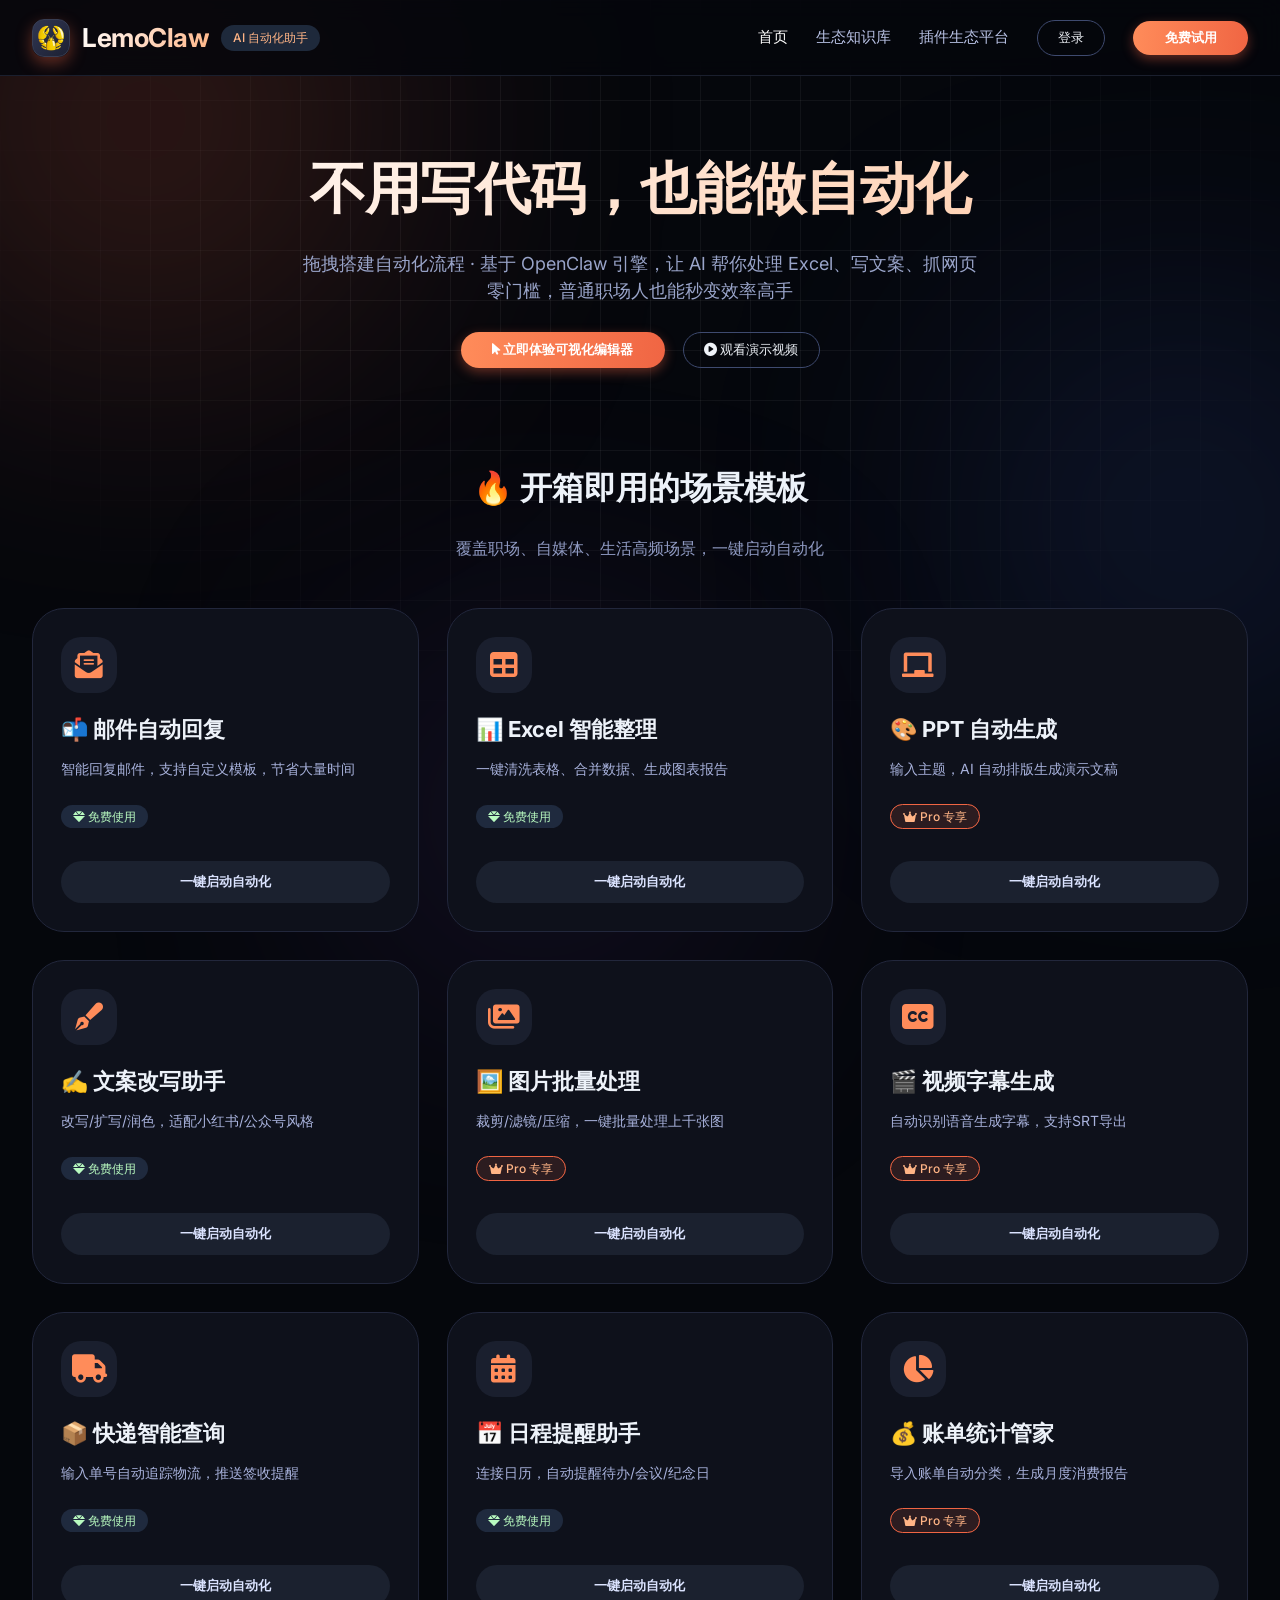
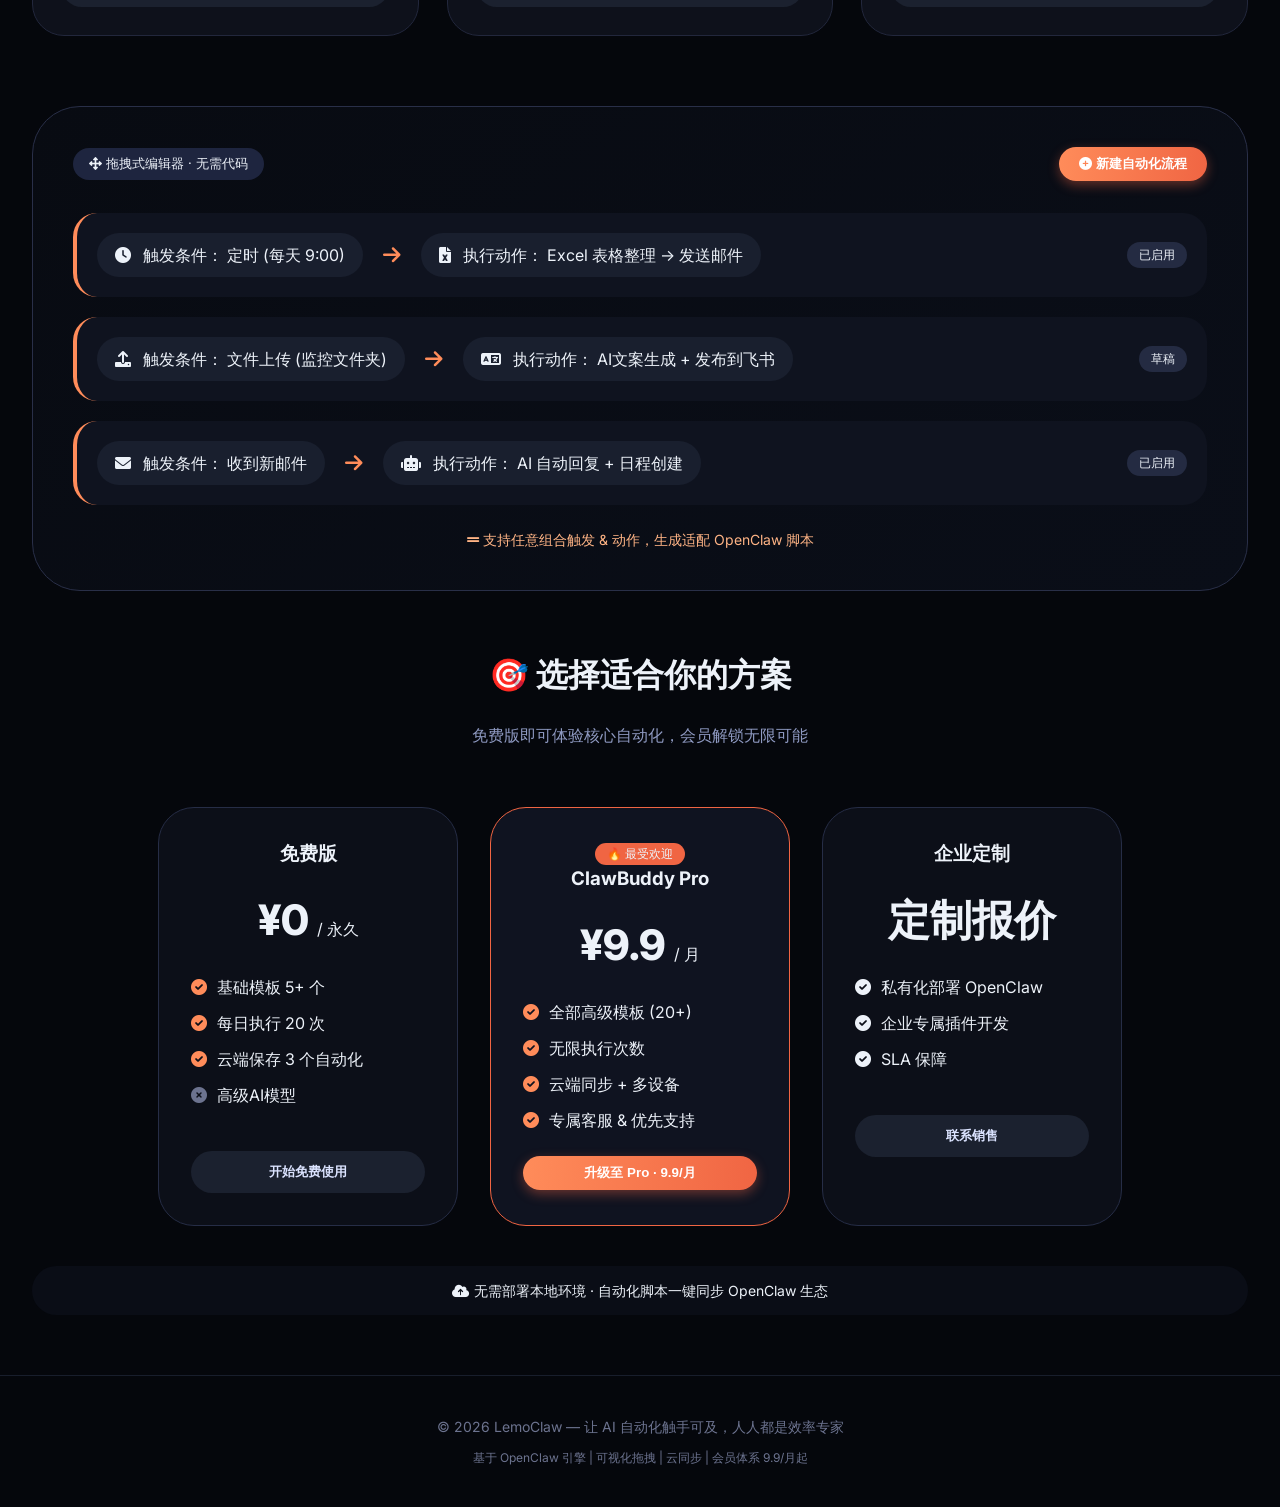
<file: index.html>
<!DOCTYPE html>
<html lang="zh-CN">
<head>
    <meta charset="UTF-8">
    <meta name="viewport" content="width=device-width, initial-scale=1.0, user-scalable=yes">
    <title>LemoClaw · AI自动化助手</title>
    <link href="https://fonts.googleapis.com/css2?family=Inter:opsz,wght@14..32,300;14..32,400;14..32,500;14..32,600;14..32,700;14..32,800&display=swap" rel="stylesheet">
    <link rel="stylesheet" href="https://cdnjs.cloudflare.com/ajax/libs/font-awesome/6.0.0-beta3/css/all.min.css">
      <!-- 基础 favicon -->
    <link rel="icon" type="image/svg+xml" href="icon/favicon.svg">
    <link rel="icon" type="image/x-icon" href="icon/favicon.ico">
    <link rel="icon" href="icon/favicon.svg" type="image/png" sizes="16x16">
    <link rel="icon" href="icon/favicon.svg" type="image/png" sizes="32x32">
    <link rel="icon" href="icon/favicon.svg" type="image/png" sizes="64x64">
    <link rel="apple-touch-icon" href="icon/favicon.svg">
    <link rel="manifest" href="icon/favicon.svg">

    <link rel="stylesheet" href="css/common.css">
    <style>
        :root {
            /* 首页主题色（橙红） */
            --brand: #FF8C5A;
            --brand-2: #F06543;
            --accent: #FFB485;
            --brand-glow: rgba(240, 101, 67, 0.4);
            --card-hover: #F06543;
            --nav-bg: rgba(5, 7, 12, 0.85);
            --nav-border: #1A1F2E;
            --nav-z: 100;
            --nav-link: #B9C3E6;
            --badge-bg: #1E293B;
            --bg-html: #05070C;
            --text: #EDF2F9;
            --muted: #99A4C9;
            --grid-alpha: 0.05;
            --logo-text-grad: linear-gradient(120deg, #FFFFFF, #FFB485);
            --hero-text-grad: linear-gradient(135deg, #FFFFFF, #FFC7A2);
        }

        /* ===== 首页专属样式 ===== */
        .hero {
            padding: 70px 0 40px;
        }
        .hero h1 {
            font-size: 56px;
            letter-spacing: -1px;
        }
        .hero p {
            margin: 20px auto 28px;
        }

        .cta-buttons {
            display: flex;
            gap: 18px;
            justify-content: center;
            flex-wrap: wrap;
        }

        .section-title {
            font-size: 32px;
            font-weight: 700;
            margin: 56px 0 24px;
            text-align: center;
        }
        .section-sub {
            text-align: center;
            color: #8F9AC2;
            margin-bottom: 48px;
        }

        .templates-grid {
            display: grid;
            grid-template-columns: repeat(auto-fill, minmax(300px, 1fr));
            gap: 28px;
            margin-bottom: 70px;
        }
        .template-card {
            background: #0E111B;
            border: 1px solid #22273C;
            border-radius: 32px;
            padding: 28px;
            transition: transform 0.35s cubic-bezier(0.34, 1.56, 0.64, 1), border-color 0.25s, box-shadow 0.25s;
        }
        .template-card:hover {
            border-color: var(--card-hover);
            transform: translateY(-8px) scale(1.02);
            box-shadow: 0 20px 30px -15px rgba(0,0,0,0.6);
        }
        .card-icon {
            width: 56px;
            height: 56px;
            background: #1A1F2E;
            border-radius: 20px;
            display: flex;
            align-items: center;
            justify-content: center;
            font-size: 28px;
            color: var(--brand);
            margin-bottom: 20px;
        }
        .template-card h3 {
            font-size: 22px;
            margin-bottom: 12px;
        }
        .template-card p {
            color: #A8B2DC;
            font-size: 14px;
            margin-bottom: 24px;
        }
        .tag-free {
            background: #1F2A3E;
            padding: 4px 12px;
            border-radius: 30px;
            font-size: 12px;
            font-weight: 500;
            color: #B9FBC0;
        }
        .tag-pro {
            background: #F0654322;
            padding: 4px 12px;
            border-radius: 30px;
            font-size: 12px;
            font-weight: 500;
            color: var(--accent);
            border: 0.5px solid var(--brand-2);
        }
        .use-btn {
            margin-top: 20px;
            width: 100%;
            background: #1B212F;
            border: none;
            padding: 12px;
            border-radius: 40px;
            font-weight: 600;
            color: #DBE3FF;
            cursor: pointer;
            transition: transform 0.25s cubic-bezier(0.34, 1.56, 0.64, 1), background 0.25s;
        }
        .use-btn:hover {
            background: var(--brand-2);
            color: white;
        }

        .editor-preview {
            background: linear-gradient(145deg, #080B12, #0A0E18);
            border-radius: 48px;
            border: 1px solid #292F48;
            padding: 40px;
            margin: 40px 0 60px;
        }
        .editor-header {
            display: flex;
            align-items: center;
            justify-content: space-between;
            flex-wrap: wrap;
            gap: 20px;
            margin-bottom: 32px;
        }
        .drag-badge {
            background: #1E253F;
            padding: 6px 16px;
            border-radius: 30px;
            font-size: 13px;
        }
        .flow-row {
            background: #0F131F;
            border-radius: 24px;
            padding: 20px;
            margin-bottom: 20px;
            display: flex;
            align-items: center;
            flex-wrap: wrap;
            gap: 20px;
            border-left: 4px solid var(--brand);
        }
        .trigger-box, .action-box {
            background: #191F2E;
            padding: 10px 18px;
            border-radius: 60px;
            display: inline-flex;
            align-items: center;
            gap: 12px;
        }
        .arrow-icon {
            color: var(--brand);
            font-size: 20px;
        }

        .pricing {
            display: flex;
            justify-content: center;
            gap: 32px;
            flex-wrap: wrap;
            margin: 60px 0 40px;
        }
        .plan {
            background: #0C0F18;
            border: 1px solid #262D46;
            border-radius: 36px;
            padding: 32px;
            width: 300px;
            text-align: center;
        }
        .plan.popular {
            border-color: var(--brand-2);
            background: #0F1320;
        }
        .price {
            font-size: 42px;
            font-weight: 800;
            margin: 20px 0;
        }
        .price small {
            font-size: 16px;
            font-weight: 400;
        }
        .feature-list {
            list-style: none;
            margin: 24px 0;
            text-align: left;
        }
        .feature-list li {
            margin: 12px 0;
            display: flex;
            gap: 10px;
            align-items: center;
        }

        @media (max-width: 780px) {
            .hero h1 {
                font-size: 38px;
            }
        }
    </style>
</head>
<body>
    <!-- 背景三个渐变光球 -->
    <div class="bg-orb bg-orb-1"></div>
    <div class="bg-orb bg-orb-2"></div>
    <div class="bg-orb bg-orb-3"></div>

    <!-- 背景流星光柱画布 -->
    <canvas id="meteorCanvas" class="meteor-canvas"></canvas>

    <!-- 遮罩层-->
    <div class="menu-overlay" id="menuOverlay"></div>
<div class="navbar">
    <div class="container nav-inner">
        <div class="logo-area">
            <div class="logo-icon"><i><img style="margin-top: 9px;" src="icon/logo.png" width="30px"></i></div>
            <div class="logo-text">LemoClaw</div>
            <div class="badge">AI 自动化助手</div>
        </div>
        <!-- 适配移动端 -->
        <button class="menu-toggle" id="menuToggle">
            <span></span>
            <span></span>
             <span></span>
        </button>
        
        <div class="nav-links">
            <a href="index.html" class="active">首页</a>
            <a href="Knowledgebase.html">生态知识库</a>
            <a href="Plugin.html">插件生态平台</a>
            <button class="btn-outline" id="loginBtn">登录</button>
            <button class="btn-primary" id="startFreeBtn">免费试用</button>
        </div>
    </div>
</div>

<main>
    <div class="container">
        <!-- Hero 主视觉 -->
        <div class="hero reveal">
            <h1>不用写代码，也能做自动化</h1>
            <p>拖拽搭建自动化流程 · 基于 OpenClaw 引擎，让 AI 帮你处理 Excel、写文案、抓网页<br>零门槛，普通职场人也能秒变效率高手</p>
            <div class="cta-buttons">
                <button class="btn-primary" id="openEditorBtn"><i class="fas fa-mouse-pointer"></i> 立即体验可视化编辑器</button>
                <button class="btn-outline" id="viewDemoBtn"><i class="fas fa-play-circle"></i> 观看演示视频</button>
            </div>
        </div>

        <!-- 场景化模板区块 (办公/创作/生活) -->
        <div class="section-title reveal">🔥 开箱即用的场景模板</div>
        <div class="section-sub reveal">覆盖职场、自媒体、生活高频场景，一键启动自动化</div>
        
        <div class="templates-grid reveal" id="templatesGrid">
            <!-- 动态js生成模板卡片，但直接静态填充并混合动态事件 -->
        </div>

        <!-- 可视化编辑器概念展示 -->
        <div class="editor-preview reveal">
            <div class="editor-header">
                <span class="drag-badge"><i class="fas fa-arrows-alt"></i> 拖拽式编辑器 · 无需代码</span>
                <button class="btn-primary" id="createFlowBtn" style="padding: 8px 20px; font-size: 13px;"><i class="fas fa-plus-circle"></i> 新建自动化流程</button>
            </div>
            <div class="flow-row">
                <div class="trigger-box"><i class="fas fa-clock"></i> 触发条件： 定时 (每天 9:00)</div>
                <i class="fas fa-arrow-right arrow-icon"></i>
                <div class="action-box"><i class="fas fa-file-excel"></i> 执行动作： Excel 表格整理 → 发送邮件</div>
                <span style="margin-left: auto; background:#242B42; border-radius:30px; padding:4px 12px; font-size:12px;">已启用</span>
            </div>
            <div class="flow-row">
                <div class="trigger-box"><i class="fas fa-upload"></i> 触发条件： 文件上传 (监控文件夹)</div>
                <i class="fas fa-arrow-right arrow-icon"></i>
                <div class="action-box"><i class="fas fa-language"></i> 执行动作： AI文案生成 + 发布到飞书</div>
                <span style="margin-left: auto; background:#242B42; border-radius:30px; padding:4px 12px; font-size:12px;">草稿</span>
            </div>
            <div class="flow-row">
                <div class="trigger-box"><i class="fas fa-envelope"></i> 触发条件： 收到新邮件</div>
                <i class="fas fa-arrow-right arrow-icon"></i>
                <div class="action-box"><i class="fas fa-robot"></i> 执行动作： AI 自动回复 + 日程创建</div>
                <span style="margin-left: auto; background:#242B42; border-radius:30px; padding:4px 12px; font-size:12px;">已启用</span>
            </div>
            <div style="text-align: center; margin-top: 24px; color:#FFB485; font-size:14px;"><i class="fas fa-grip-lines"></i> 支持任意组合触发 & 动作，生成适配 OpenClaw 脚本</div>
        </div>

        <!-- 会员体系 / 定价 -->
        <div class="section-title reveal" id="pricing">🎯 选择适合你的方案</div>
        <div class="section-sub reveal">免费版即可体验核心自动化，会员解锁无限可能</div>
        <div class="pricing reveal">
            <div class="plan">
                <h3>免费版</h3>
                <div class="price">¥0 <small>/ 永久</small></div>
                <ul class="feature-list">
                    <li><i class="fas fa-check-circle" style="color:#FF8C5A;"></i> 基础模板 5+ 个</li>
                    <li><i class="fas fa-check-circle" style="color:#FF8C5A;"></i> 每日执行 20 次</li>
                    <li><i class="fas fa-check-circle" style="color:#FF8C5A;"></i> 云端保存 3 个自动化</li>
                    <li><i class="fas fa-times-circle" style="color:#6C738F;"></i> 高级AI模型</li>
                </ul>
                <button class="use-btn free-start">开始免费使用</button>
            </div>
            <div class="plan popular">
                <div style="background:#F06543; display:inline-block; padding:2px 12px; border-radius:40px; font-size:12px;">🔥 最受欢迎</div>
                <h3>ClawBuddy Pro</h3>
                <div class="price">¥9.9 <small>/ 月</small></div>
                <ul class="feature-list">
                    <li><i class="fas fa-check-circle" style="color:#FF8C5A;"></i> 全部高级模板 (20+)</li>
                    <li><i class="fas fa-check-circle" style="color:#FF8C5A;"></i> 无限执行次数</li>
                    <li><i class="fas fa-check-circle" style="color:#FF8C5A;"></i> 云端同步 + 多设备</li>
                    <li><i class="fas fa-check-circle" style="color:#FF8C5A;"></i> 专属客服 & 优先支持</li>
                </ul>
                <button class="btn-primary" style="width:100%;" id="proSubscribeBtn">升级至 Pro · 9.9/月</button>
            </div>
            <div class="plan">
                <h3>企业定制</h3>
                <div class="price">定制报价</div>
                <ul class="feature-list">
                    <li><i class="fas fa-check-circle"></i> 私有化部署 OpenClaw</li>
                    <li><i class="fas fa-check-circle"></i> 企业专属插件开发</li>
                    <li><i class="fas fa-check-circle"></i> SLA 保障</li>
                </ul>
                <button class="use-btn" id="contactSales">联系销售</button>
            </div>
        </div>
        <div style="text-align: center; margin-bottom: 60px; font-size: 14px; background:#0A0D16; padding: 14px; border-radius: 48px;">
            <i class="fas fa-cloud-upload-alt"></i> 无需部署本地环境 · 自动化脚本一键同步 OpenClaw 生态
        </div>
    </div>
</main>

<div class="footer">
    <div class="container">
        <p>© 2026 LemoClaw — 让 AI 自动化触手可及，人人都是效率专家</p>
        <p style="margin-top: 12px; font-size: 12px;">基于 OpenClaw 引擎 | 可视化拖拽 | 云同步 | 会员体系 9.9/月起</p>
    </div>
</div>

<script>
    // 模板数据（办公/创作/生活）
    const templates = [
        { name: "📬 邮件自动回复", category: "办公场景", desc: "智能回复邮件，支持自定义模板，节省大量时间", type: "free", icon: "fas fa-envelope-open-text" },
        { name: "📊 Excel 智能整理", category: "办公场景", desc: "一键清洗表格、合并数据、生成图表报告", type: "free", icon: "fas fa-table" },
        { name: "🎨 PPT 自动生成", category: "办公场景", desc: "输入主题，AI 自动排版生成演示文稿", type: "pro", icon: "fas fa-chalkboard" },
        { name: "✍️ 文案改写助手", category: "创作场景", desc: "改写/扩写/润色，适配小红书/公众号风格", type: "free", icon: "fas fa-pen-fancy" },
        { name: "🖼️ 图片批量处理", category: "创作场景", desc: "裁剪/滤镜/压缩，一键批量处理上千张图", type: "pro", icon: "fas fa-images" },
        { name: "🎬 视频字幕生成", category: "创作场景", desc: "自动识别语音生成字幕，支持SRT导出", type: "pro", icon: "fas fa-closed-captioning" },
        { name: "📦 快递智能查询", category: "生活场景", desc: "输入单号自动追踪物流，推送签收提醒", type: "free", icon: "fas fa-truck" },
        { name: "📅 日程提醒助手", category: "生活场景", desc: "连接日历，自动提醒待办/会议/纪念日", type: "free", icon: "fas fa-calendar-alt" },
        { name: "💰 账单统计管家", category: "生活场景", desc: "导入账单自动分类，生成月度消费报告", type: "pro", icon: "fas fa-chart-pie" }
    ];

    function renderTemplates() {
        const grid = document.getElementById("templatesGrid");
        if (!grid) return;
        grid.innerHTML = templates.map(tpl => `
            <div class="template-card">
                <div class="card-icon"><i class="${tpl.icon}"></i></div>
                <h3>${tpl.name}</h3>
                <p>${tpl.desc}</p>
                <div style="margin-bottom: 14px;">
                    ${tpl.type === 'free' ? '<span class="tag-free"><i class="fas fa-gem"></i> 免费使用</span>' : '<span class="tag-pro"><i class="fas fa-crown"></i> Pro 专享</span>'}
                </div>
                <button class="use-btn" data-template='${JSON.stringify(tpl)}'>一键启动自动化</button>
            </div>
        `).join('');
        // 绑定按钮事件
        document.querySelectorAll('.use-btn[data-template]').forEach(btn => {
            btn.addEventListener('click', (e) => {
                const tplData = JSON.parse(btn.getAttribute('data-template'));
                if (tplData.type === 'pro') {
                    showToast(`✨ ${tplData.name} 为Pro会员专享模板，升级会员 ¥9.9/月 立即解锁高级自动化`, false);
                } else {
                    showToast(`🚀 正在启动「${tplData.name}」自动化流程，基于可视化编辑器生成脚本...`, false);
                    setTimeout(() => {
                        showToast(`✅ 已创建自动化任务，您可在「我的自动化」中查看实时运行状态`, false);
                    }, 1500);
                }
            });
        });
    }

    // 简单提示
    let toastTimer = null;
    function showToast(msg, isError = false) {
        const exist = document.querySelector('.toast-msg');
        if(exist) exist.remove();
        const toast = document.createElement('div');
        toast.className = 'toast-msg';
        toast.innerHTML = `<i class="fas ${isError ? 'fa-exclamation-triangle' : 'fa-circle-check'}" style="margin-right: 12px;"></i>${msg}`;
        if(isError) toast.style.borderLeftColor = "#FF6B6B";
        document.body.appendChild(toast);
        if(toastTimer) clearTimeout(toastTimer);
        toastTimer = setTimeout(() => {
            toast.style.opacity = "0";
            setTimeout(() => toast.remove(), 300);
        }, 2800);
    }

    // 编辑器/会员相关交互
    function initInteractions() {
        const openEditor = document.getElementById('openEditorBtn');
        const createFlow = document.getElementById('createFlowBtn');
        const startFree = document.getElementById('startFreeBtn');
        const proSub = document.getElementById('proSubscribeBtn');
        const contactSales = document.getElementById('contactSales');
        const viewDemo = document.getElementById('viewDemoBtn');
        const loginBtn = document.getElementById('loginBtn');

        if(openEditor) openEditor.addEventListener('click', () => showToast("🎨 可视化编辑器即将开放内测，拖拽式配置「触发+动作」，一键生成 OpenClaw 脚本", false));
        if(createFlow) createFlow.addEventListener('click', () => showToast("✨ 新建自动化流程: 选择触发条件（定时/文件/邮件） + 执行动作（AI/Excel/通知），无需代码", false));
        if(startFree) startFree.addEventListener('click', () => showToast("🎉 免费版已激活，可体验 5 个基础模板，每日 80 次执行，立即开始自动化之旅", false));
        if(proSub) proSub.addEventListener('click', () => showToast("🔥 升级 ClawBuddy Pro · 9.9/月，解锁无限次数+高级模板，支持支付宝/微信支付 (模拟演示)", false));
        if(contactSales) contactSales.addEventListener('click', () => showToast("📩 企业定制方案: 专属插件开发 + 私有化 OpenClaw 部署，请联系 sales@clawbuddy.com", false));
        if(viewDemo) viewDemo.addEventListener('click', () => showToast("📺 演示视频: 0代码搭建邮件自动回复 & Excel 报表自动化，点击下方链接观看完整教程", false));
        // if(loginBtn) loginBtn.addEventListener('click', () => showToast("🔐 登录后可保存自动化模板，多端同步，体验云端执行 (支持 Google/GitHub 登录)", false));
        if(loginBtn) {
            loginBtn.addEventListener('click', function(e) {
            e.preventDefault(); // 阻止默认行为（如果有）
            window.location.href = 'TDFChat.html';
        });
        }
        
        // 免费试用按钮跳转
        const freeStartBtns = document.querySelectorAll('.free-start');
        freeStartBtns.forEach(btn => btn.addEventListener('click', () => {
          window.location.href = './games/index.html';
        }));
    }

    // 模拟云端同步 & 会员体系的宣传
    function addExtraEffects() {
        console.log("ClawBuddy SaaS 概念版 | 个人AI自动化降低 OpenClaw 门槛");
        // 可以为"拖拽式编辑器"增加点击hover效果等
        const flowRows = document.querySelectorAll('.flow-row');
        flowRows.forEach(row => {
            row.addEventListener('click', () => {
                showToast("✏️ 点击可编辑此自动化流，修改触发条件或执行动作 (可视化编辑器体验)", false);
            });
        });
    }

    // 页面加载渲染（滚动渐显与移动端菜单由 common.js 统一初始化）
    document.addEventListener('DOMContentLoaded', () => {
        renderTemplates();
        initInteractions();
        addExtraEffects();
    });
</script>
<script src="js/common.js"></script>
</body>
</html>
</file>
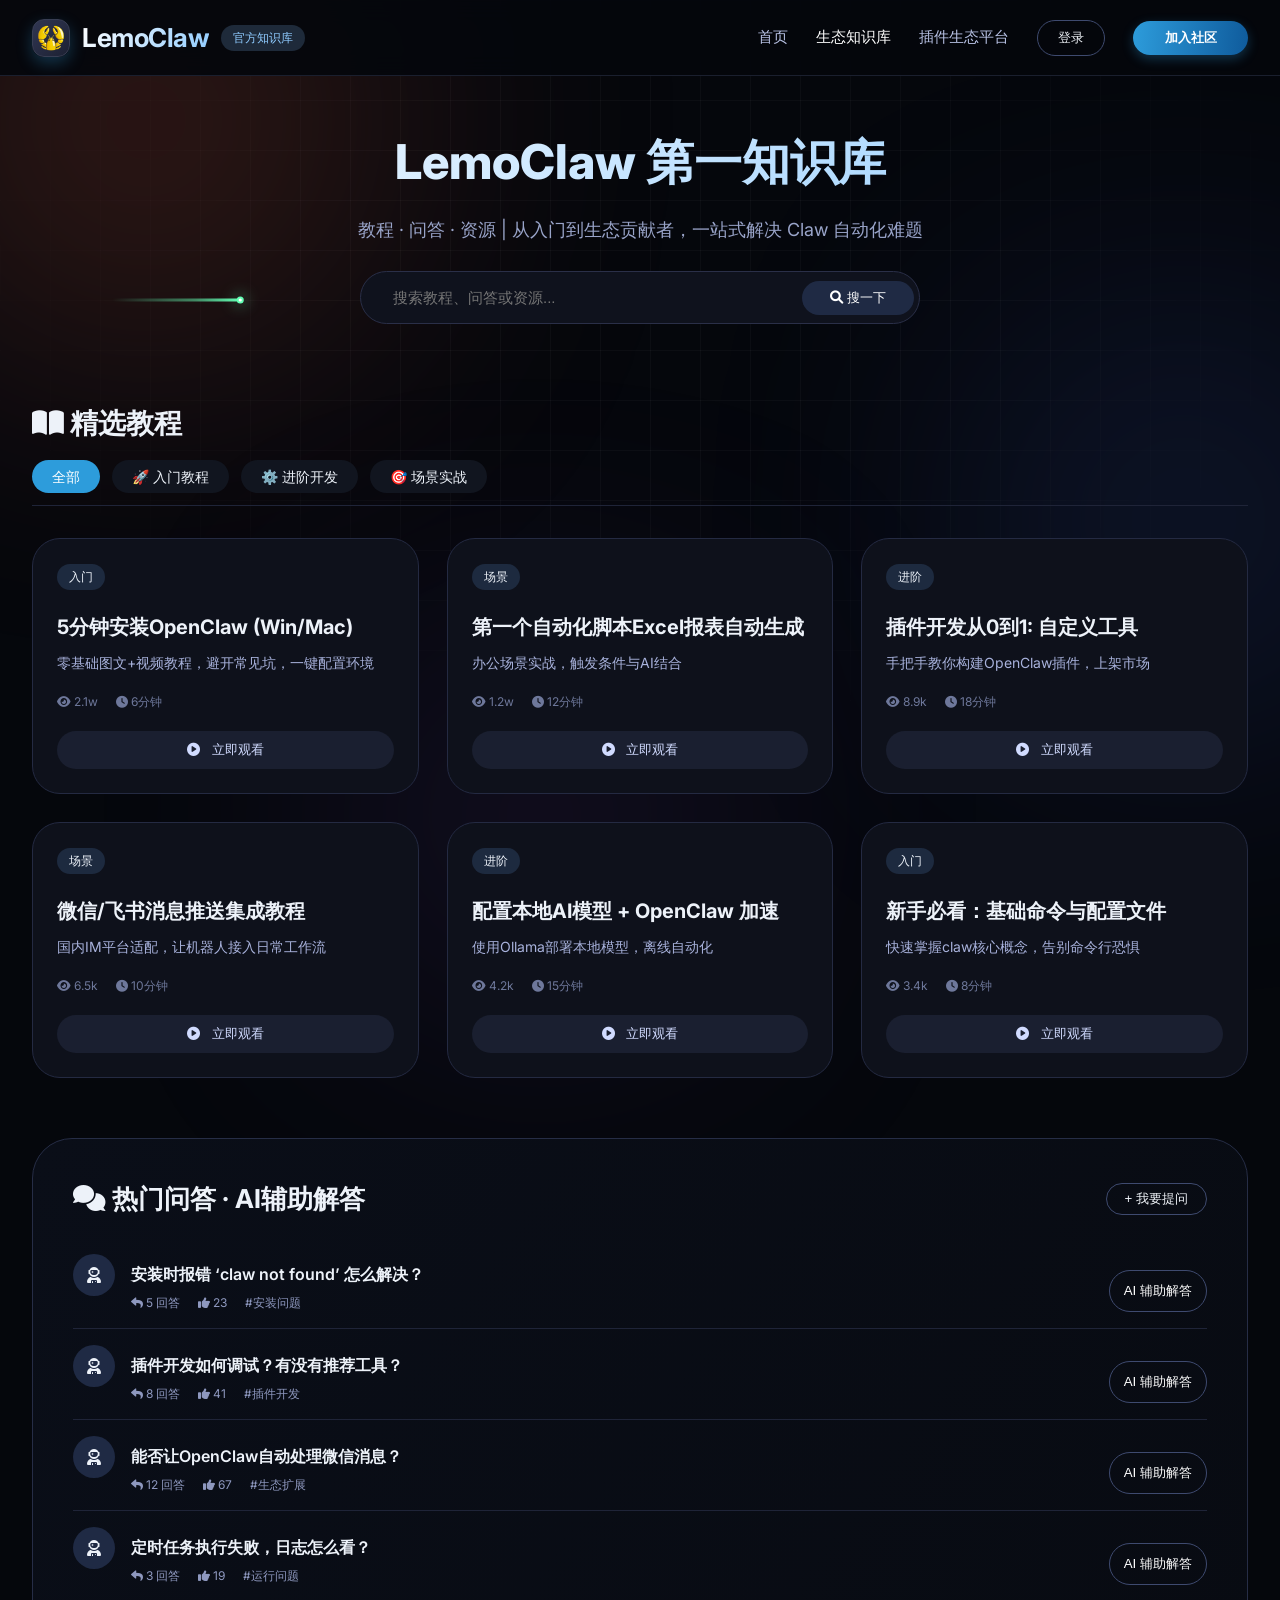
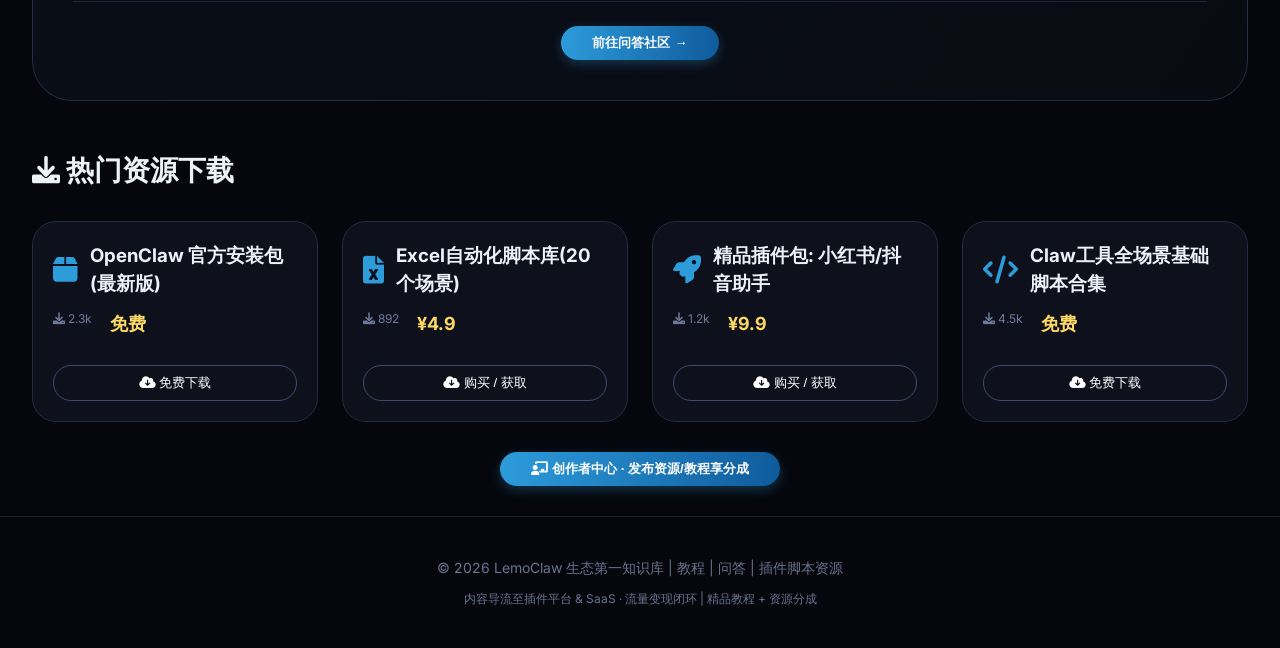
<file: Knowledgebase.html>
<!DOCTYPE html>
<html lang="zh-CN">
<head>
    <meta charset="UTF-8">
    <meta name="viewport" content="width=device-width, initial-scale=1.0, user-scalable=yes, viewport-fit=cover">
    <title>Lemo Claw生态知识库</title>
    <link href="https://fonts.googleapis.com/css2?family=Inter:opsz,wght@14..32,300;14..32,400;14..32,500;14..32,600;14..32,700;14..32,800&display=swap" rel="stylesheet">
    <link rel="stylesheet" href="https://cdnjs.cloudflare.com/ajax/libs/font-awesome/6.0.0-beta3/css/all.min.css">
    <link rel="stylesheet" href="css/common.css">
    <style>
        :root {
            /* 知识库主题色（蓝） */
            --brand: #2D9CDB;
            --brand-2: #0F5B9C;
            --accent: #8FCBFF;
            --brand-glow: rgba(45, 156, 219, 0.3);
            --card-hover: #2D9CDB;
            --nav-bg: rgba(5, 7, 12, 0.92);
            --nav-border: #1A1F2E;
            --nav-z: 1000;
            --nav-link: #B9C3E6;
            --badge-bg: #1E2A3A;
            --bg-html: #05070C;
            --text: #EDF2F9;
            --muted: #99A4C9;
            --grid-alpha: 0.03;
            --logo-text-grad: linear-gradient(120deg, #FFFFFF, #8FCBFF);
            --hero-text-grad: linear-gradient(135deg, #FFFFFF, #8FCBFF);
        }

        /* ===== 知识库专属样式 ===== */
        .hero {
            padding: 50px 0 30px;
        }
        .hero h1 {
            font-size: 48px;
        }
        .hero p {
            margin: 18px auto;
        }

        .search-bar {
            max-width: 560px;
            margin: 28px auto 0;
            background: #0F121D;
            border: 1px solid #2A2F48;
            border-radius: 60px;
            padding: 5px 5px 5px 24px;
            display: flex;
            align-items: center;
            justify-content: space-between;
        }
        .search-bar input {
            background: transparent;
            border: none;
            flex: 1;
            padding: 12px 8px;
            font-size: 15px;
            color: white;
            outline: none;
        }
        .search-bar button {
            background: #1F2A44;
            border: none;
            border-radius: 50px;
            padding: 8px 28px;
            color: white;
            font-weight: 500;
            cursor: pointer;
        }

        /* 分类标签 + 卡片网格 */
        .section-title {
            font-size: 28px;
            font-weight: 700;
            margin: 48px 0 16px;
        }
        .cat-tabs {
            display: flex;
            flex-wrap: wrap;
            gap: 12px;
            margin-bottom: 32px;
            border-bottom: 1px solid #1F2438;
            padding-bottom: 12px;
        }
        .cat-tab {
            padding: 6px 20px;
            border-radius: 40px;
            background: #11151F;
            font-size: 14px;
            font-weight: 500;
            cursor: pointer;
            transition: 0.2s;
        }
        .cat-tab.active, .cat-tab:hover {
            background: var(--brand);
            color: white;
        }
        .cards-grid {
            display: grid;
            grid-template-columns: repeat(auto-fill, minmax(300px, 1fr));
            gap: 28px;
            margin-bottom: 60px;
        }
        .content-card {
            background: #0E111B;
            border: 1px solid #242A42;
            border-radius: 28px;
            padding: 24px;
            transition: transform 0.35s cubic-bezier(0.34, 1.56, 0.64, 1), border-color 0.25s, box-shadow 0.25s;
        }
        .content-card:hover {
            border-color: var(--card-hover);
            transform: translateY(-6px) scale(1.02);
            box-shadow: 0 20px 30px -15px rgba(0,0,0,0.6);
        }
        .card-tag {
            display: inline-block;
            background: #1D2A3F;
            padding: 4px 12px;
            border-radius: 30px;
            font-size: 12px;
            font-weight: 500;
            margin-bottom: 14px;
        }
        .content-card h3 {
            font-size: 20px;
            margin: 8px 0 10px;
        }
        .content-card p {
            color: #A8B2DC;
            font-size: 14px;
            margin-bottom: 20px;
        }
        .meta-row {
            display: flex;
            gap: 18px;
            font-size: 12px;
            color: #6E789B;
            margin-bottom: 20px;
        }
        .btn-sm {
            background: #1A1F30;
            border: none;
            padding: 10px 0;
            width: 100%;
            border-radius: 40px;
            font-weight: 500;
            color: #D1DBFF;
            cursor: pointer;
            transition: 0.2s;
        }
        .btn-sm i {
            margin-right: 8px;
        }
        .btn-sm:hover {
            background: var(--brand);
            color: white;
        }

        /* 问答社区预览 + 资源下载区 */
        .qa-section {
            background: linear-gradient(125deg, #0A0E18, #080B12);
            border-radius: 40px;
            padding: 40px;
            margin: 30px 0 40px;
            border: 1px solid #262D46;
        }
        .qa-item {
            display: flex;
            gap: 16px;
            padding: 16px 0;
            border-bottom: 1px solid #1F2438;
        }
        .qa-avatar {
            width: 42px;
            height: 42px;
            background: #1F2A44;
            border-radius: 50%;
            display: flex;
            align-items: center;
            justify-content: center;
        }
        .resource-grid {
            display: grid;
            grid-template-columns: repeat(auto-fill, minmax(260px, 1fr));
            gap: 24px;
            margin: 30px 0;
        }
        .res-card {
            background: #0E111B;
            border-radius: 24px;
            padding: 20px;
            border: 1px solid #242A42;
        }
        .price-badge {
            font-size: 18px;
            font-weight: 700;
            color: #FFD966;
        }
        .btn-outline-sm {
            background: transparent;
            border: 1px solid #3E4A6F;
            padding: 8px;
            border-radius: 40px;
            margin-top: 16px;
            width: 100%;
            color: white;
            cursor: pointer;
        }

        @media (max-width: 600px) {
            .hero h1 { font-size: 32px; }
            .qa-section { padding: 24px; }
            .qa-item {
            display: block;
            }
        }
    </style>
</head>
<body>
    <!-- 背景三个渐变光球 -->
    <div class="bg-orb bg-orb-1"></div>
    <div class="bg-orb bg-orb-2"></div>
    <div class="bg-orb bg-orb-3"></div>
    <canvas id="meteorCanvas" class="meteor-canvas"></canvas>

    <div class="menu-overlay" id="menuOverlay"></div>
<div class="navbar">
    <div class="container nav-inner">
        <div class="logo-area">
            <div class="logo-icon"><i><img style="margin-top: 9px;" src="icon/logo.png" width="30px"></i></div>
            <div class="logo-text">LemoClaw</div>
            <div class="badge">官方知识库</div>
        </div>
        <button class="menu-toggle" id="menuToggle">
            <span></span>
            <span></span>
            <span></span>
        </button>
        <div class="nav-links" id="navLinks">
            <a href="index.html">首页</a>
            <a href="Knowledgebase.html"class="active">生态知识库</a>
            <a href="Plugin.html">插件生态平台</a>
            <button class="btn-outline" id="loginBtn">登录</button>
            <button class="btn-primary" id="joinBtn">加入社区</button>
        </div>
    </div>
</div>

<main>
    <div class="container">
        <div class="hero reveal">
            <h1>LemoClaw 第一知识库</h1>
            <p>教程 · 问答 · 资源 | 从入门到生态贡献者，一站式解决 Claw 自动化难题</p>
            <div class="search-bar">
                <input type="text" placeholder="搜索教程、问答或资源..." id="searchInput">
                <button id="searchBtn"><i class="fas fa-search"></i> 搜一下</button>
            </div>
        </div>

        <!-- 教程库分类模块 -->
        <div class="section-title reveal"><i class="fas fa-book-open"></i> 精选教程</div>
        <div class="cat-tabs reveal" id="tutorialTabs">
            <div data-type="all" class="cat-tab active">全部</div>
            <div data-type="入门" class="cat-tab">🚀 入门教程</div>
            <div data-type="进阶" class="cat-tab">⚙️ 进阶开发</div>
            <div data-type="场景" class="cat-tab">🎯 场景实战</div>
        </div>
        <div class="cards-grid reveal" id="tutorialsGrid"></div>

        <!-- 问答社区预览区块 -->
        <div class="qa-section reveal">
            <div style="display: flex; justify-content: space-between; align-items: center; flex-wrap:wrap; margin-bottom: 20px;">
                <h2 style="font-size: 26px;"><i class="fas fa-comments"></i> 热门问答 · AI辅助解答</h2>
                <button class="btn-outline" id="askQuestionBtn" style="padding:6px 18px;">+ 我要提问</button>
            </div>
            <div id="qaList"></div>
            <div style="text-align: center; margin-top: 24px;">
                <button class="btn-primary" id="moreQaBtn">前往问答社区 →</button>
            </div>
        </div>

        <!-- 资源下载 (免费+付费) -->
        <div class="section-title reveal"><i class="fas fa-download"></i> 热门资源下载</div>
        <div class="resource-grid reveal" id="resourcesGrid"></div>
        <div style="text-align: center; margin-bottom: 30px;">
            <button class="btn-primary" id="creatorCenterBtn"><i class="fas fa-chalkboard-user"></i> 创作者中心 · 发布资源/教程享分成</button>
        </div>
    </div>
</main>

<div class="footer">
    <div class="container">
        <p>© 2026 LemoClaw 生态第一知识库 | 教程 | 问答 | 插件脚本资源</p>
        <p style="margin-top: 12px; font-size:12px;">内容导流至插件平台 & SaaS · 流量变现闭环 | 精品教程 + 资源分成</p>
    </div>
</div>

<script>
    // ---------- 模拟数据 ----------
    const tutorials = [
        { title: "5分钟安装OpenClaw (Win/Mac)", type: "入门", desc: "零基础图文+视频教程，避开常见坑，一键配置环境", views: "2.1w", duration: "6分钟" },
        { title: "第一个自动化脚本Excel报表自动生成", type: "场景", desc: "办公场景实战，触发条件与AI结合", views: "1.2w", duration: "12分钟" },
        { title: "插件开发从0到1: 自定义工具", type: "进阶", desc: "手把手教你构建OpenClaw插件，上架市场", views: "8.9k", duration: "18分钟" },
        { title: "微信/飞书消息推送集成教程", type: "场景", desc: "国内IM平台适配，让机器人接入日常工作流", views: "6.5k", duration: "10分钟" },
        { title: "配置本地AI模型 + OpenClaw 加速", type: "进阶", desc: "使用Ollama部署本地模型，离线自动化", views: "4.2k", duration: "15分钟" },
        { title: "新手必看：基础命令与配置文件", type: "入门", desc: "快速掌握claw核心概念，告别命令行恐惧", views: "3.4k", duration: "8分钟" }
    ];

    const qaData = [
        { id: 1, title: "安装时报错 ‘claw not found’ 怎么解决？", replies: 5, likes: 23, tag: "安装问题" },
        { id: 2, title: "插件开发如何调试？有没有推荐工具？", replies: 8, likes: 41, tag: "插件开发" },
        { id: 3, title: "能否让OpenClaw自动处理微信消息？", replies: 12, likes: 67, tag: "生态扩展" },
        { id: 4, title: "定时任务执行失败，日志怎么看？", replies: 3, likes: 19, tag: "运行问题" }
    ];

    const resources = [
        { name: "OpenClaw 官方安装包(最新版)", type: "免费", price: "免费", downloads: "2.3k", icon: "fas fa-box" },
        { name: "Excel自动化脚本库(20个场景)", type: "付费", price: "¥4.9", downloads: "892", icon: "fas fa-file-excel" },
        { name: "精品插件包: 小红书/抖音助手", type: "付费", price: "¥9.9", downloads: "1.2k", icon: "fas fa-rocket" },
        { name: "Claw工具全场景基础脚本合集", type: "免费", price: "免费", downloads: "4.5k", icon: "fas fa-code" }
    ];

    let currentTutorialType = "all";

    function renderTutorials() {
        let filtered = tutorials;
        if(currentTutorialType !== "all") filtered = tutorials.filter(t => t.type === currentTutorialType);
        const grid = document.getElementById("tutorialsGrid");
        if(!grid) return;
        grid.innerHTML = filtered.map(t => `
            <div class="content-card">
                <span class="card-tag">${t.type}</span>
                <h3>${t.title}</h3>
                <p>${t.desc}</p>
                <div class="meta-row"><span><i class="fas fa-eye"></i> ${t.views}</span><span><i class="fas fa-clock"></i> ${t.duration}</span></div>
                <button class="btn-sm watch-tutorial" data-title="${t.title}"><i class="fas fa-play-circle"></i> 立即观看</button>
            </div>
        `).join('');
        document.querySelectorAll('.watch-tutorial').forEach(btn => {
            btn.addEventListener('click', () => showToast(`🎬 即将播放: ${btn.getAttribute('data-title')} (视频教程，支持图文+短视频)`, false));
        });
    }

    function renderQA() {
        const qaContainer = document.getElementById("qaList");
        if(!qaContainer) return;
        qaContainer.innerHTML = qaData.map(q => `
            <div class="qa-item">
                <div class="qa-avatar"><i class="fas fa-user-astronaut"></i></div>
                <div style="flex:1">
                    <div style="font-weight:600; margin:8px auto;">${q.title}</div>
                    <div style="display:flex; gap:18px; font-size:12px; color:#8E98BF;"><span><i class="fas fa-reply"></i> ${q.replies} 回答</span><span><i class="fas fa-thumbs-up"></i> ${q.likes}</span><span class="tag">#${q.tag}</span></div>
                </div>
                <button class="btn-outline-sm answer-helper" style="width:auto; padding:8px 14px;" data-question="${q.title}">AI 辅助解答</button>
            </div>
        `).join('');
        document.querySelectorAll('.answer-helper').forEach(btn => {
            btn.addEventListener('click', (e) => {
                const qText = btn.getAttribute('data-question');
                showToast(`🤖 AI助手快速回答: ${qText} —— 常见解决方案已在社区精华帖，点击查看详情`, false);
            });
        });
    }

    function renderResources() {
        const resGrid = document.getElementById("resourcesGrid");
        if(!resGrid) return;
        resGrid.innerHTML = resources.map(r => `
            <div class="res-card">
                <div style="display:flex; align-items:center; gap:12px; margin-bottom:12px;"><i class="${r.icon}" style="font-size:28px; color:#2D9CDB;"></i><h3>${r.name}</h3></div>
                <div class="meta-row" style="margin-bottom:12px;"><span><i class="fas fa-download"></i> ${r.downloads}</span><span class="price-badge">${r.price}</span></div>
                <button class="btn-outline-sm download-res" data-res="${r.name}"><i class="fas fa-cloud-download-alt"></i> ${r.type === '免费' ? '免费下载' : '购买 / 获取'}</button>
            </div>
        `).join('');
        document.querySelectorAll('.download-res').forEach(btn => {
            btn.addEventListener('click', (e) => {
                const resName = btn.getAttribute('data-res');
                showToast(`📦 正在跳转资源详情: ${resName} (支持积分/付费下载，创作者可获分成)`, false);
            });
        });
    }

    function showToast(msg, isErr = false) {
        let existing = document.querySelector('.toast-msg');
        if(existing) existing.remove();
        const toast = document.createElement('div');
        toast.className = 'toast-msg';
        toast.innerHTML = `<i class="fas ${isErr ? 'fa-exclamation-circle' : 'fa-circle-info'}" style="margin-right:10px;"></i>${msg}`;
        document.body.appendChild(toast);
        setTimeout(() => { toast.style.opacity = "0"; setTimeout(() => toast.remove(), 300); }, 2800);
    }

    // 分类切换、搜索、交互
    function bindEvents() {
        const tabs = document.querySelectorAll('.cat-tab');
        tabs.forEach(tab => {
            tab.addEventListener('click', () => {
                tabs.forEach(t => t.classList.remove('active'));
                tab.classList.add('active');
                currentTutorialType = tab.getAttribute('data-type');
                renderTutorials();
            });
        });
        const searchBtn = document.getElementById('searchBtn');
        const searchInput = document.getElementById('searchInput');
        const performSearch = () => {
            const kw = searchInput.value.trim().toLowerCase();
            if(kw === "") { showToast("请输入关键词搜索教程/问答", false); return; }
            showToast(`🔍 找到关于“${kw}”的 6 篇教程 + 问答推荐，更多内容请访问社区`, false);
        };
        searchBtn.addEventListener('click', performSearch);
        searchInput.addEventListener('keypress', (e) => { if(e.key === 'Enter') performSearch(); });
        document.getElementById('askQuestionBtn')?.addEventListener('click', () => showToast("💬 发布新问题，AI 辅助审核 + 社区达人解答 (即将开放)", false));
        document.getElementById('moreQaBtn')?.addEventListener('click', () => showToast("🌐 跳转完整问答社区，标签筛选/积分打赏系统开发中", false));
        document.getElementById('creatorCenterBtn')?.addEventListener('click', () => showToast("🏆 创作者中心：发布教程/资源可获流量分成+打赏，优质创作者认证", false));
        document.getElementById('loginBtn')?.addEventListener('click', () => showToast("🔐 登录后收藏教程、下载资源、参与社区互动", false));
        document.getElementById('joinBtn')?.addEventListener('click', () => showToast("🎉 欢迎加入 Claw学堂，获取最新资源及创作者扶持计划", false));
    }

    // 页面加载渲染（滚动渐显与移动端菜单由 common.js 统一初始化）
    document.addEventListener('DOMContentLoaded', () => {
        renderTutorials();
        renderQA();
        renderResources();
        bindEvents();
    });
</script>
<script src="js/common.js"></script>
</body>
</html>
</file>
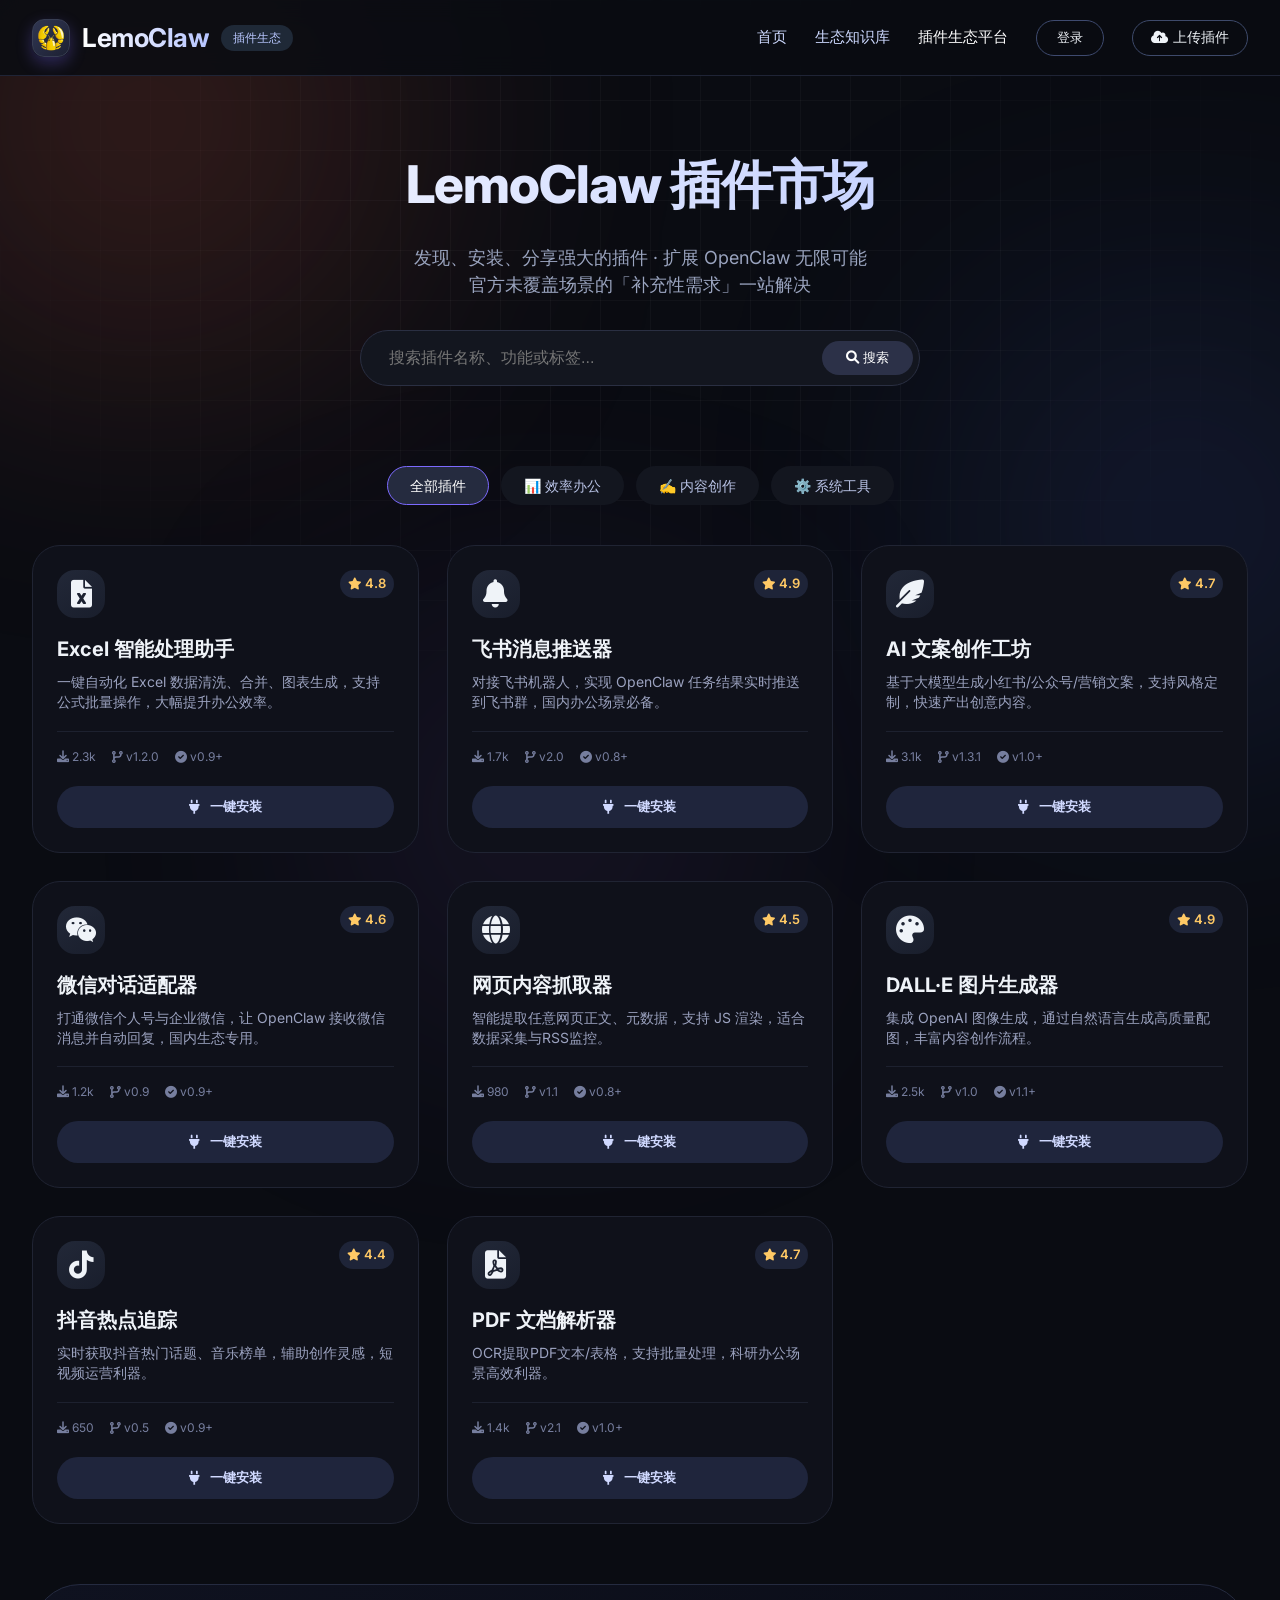
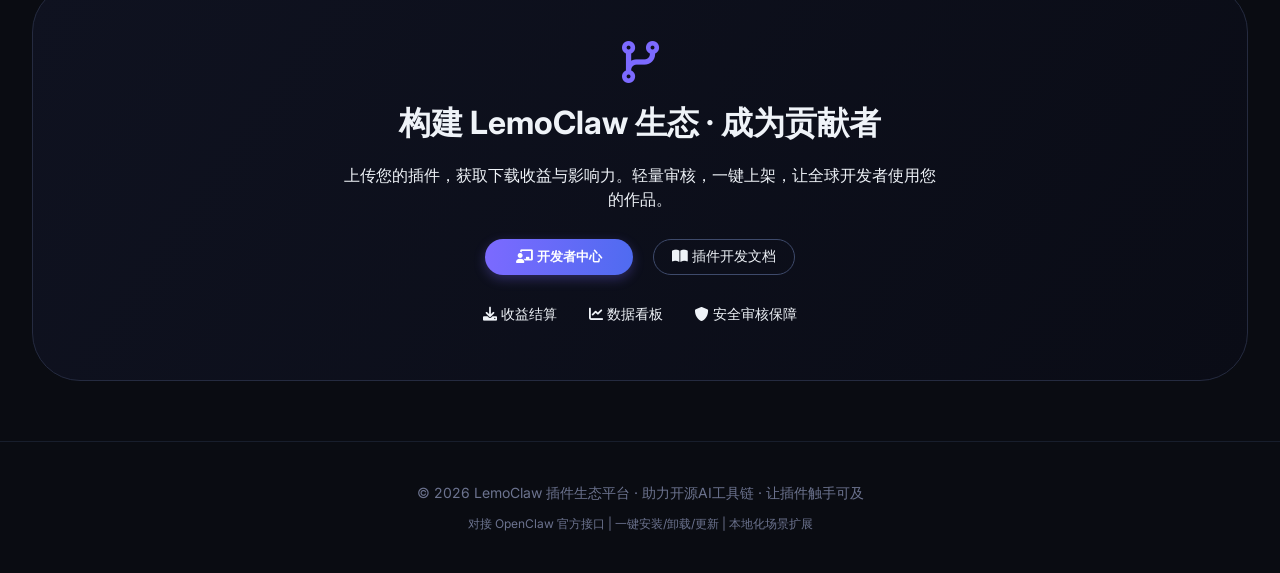
<file: Plugin.html>
<!DOCTYPE html>
<html lang="zh-CN">
<head>
    <meta charset="UTF-8">
    <meta name="viewport" content="width=device-width, initial-scale=1.0, user-scalable=yes">
    <title>Lemo Claw 插件生态平台</title>
    <!-- Google Fonts & Font Awesome -->
    <link href="https://fonts.googleapis.com/css2?family=Inter:opsz,wght@14..32,300;14..32,400;14..32,500;14..32,600;14..32,700&display=swap" rel="stylesheet">
    <link rel="stylesheet" href="https://cdnjs.cloudflare.com/ajax/libs/font-awesome/6.0.0-beta3/css/all.min.css">
    <!-- 公共样式 -->
    <link rel="stylesheet" href="css/common.css">
    <style>
        :root {
            /* 插件平台主题色（紫） */
            --brand: #7C6AFF;
            --brand-2: #4F6BF0;
            --accent: #B9C7FF;
            --brand-glow: rgba(124, 106, 255, 0.3);
            --card-hover: #3E4A9F;
            --nav-bg: rgba(10, 12, 18, 0.85);
            --nav-border: #1F2436;
            --nav-z: 100;
            --nav-link: #CDD9FF;
            --badge-bg: #1F2937;
            --bg-html: #0A0C12;
            --text: #EFF3F8;
            --muted: #9AA4BF;
            --grid-alpha: 0.03;
            --logo-text-grad: linear-gradient(to right, #FFFFFF, #B6C4FF);
            --hero-text-grad: linear-gradient(to right, #FFFFFF, #B1C2FF);
        }

        /* ===== 插件平台专属样式 ===== */
        .hero {
            padding: 70px 0 40px;
        }
        .hero h1 {
            font-size: 52px;
            letter-spacing: -1px;
        }
        .hero p {
            margin: 20px auto 32px;
        }

        .search-bar {
            max-width: 560px;
            margin: 0 auto;
            background: #13161F;
            border: 1px solid #2A2F42;
            border-radius: 48px;
            padding: 6px 6px 6px 20px;
            display: flex;
            align-items: center;
            justify-content: space-between;
        }
        .search-bar input {
            background: transparent;
            border: none;
            flex: 1;
            padding: 12px 8px;
            font-size: 16px;
            color: white;
            outline: none;
        }
        .search-bar button {
            background: #2C3148;
            border: none;
            border-radius: 40px;
            padding: 8px 24px;
            color: white;
            font-weight: 500;
            cursor: pointer;
        }

        /* 分类标签 */
        .categories {
            display: flex;
            flex-wrap: wrap;
            justify-content: center;
            gap: 12px;
            margin: 40px 0 20px;
        }
        .cat-item {
            background: #13161F;
            padding: 8px 22px;
            border-radius: 40px;
            font-size: 14px;
            font-weight: 500;
            color: #B9C3E6;
            cursor: pointer;
            transition: all 0.2s;
            border: 1px solid transparent;
        }
        .cat-item.active, .cat-item:hover {
            background: #252B3F;
            border-color: var(--brand);
            color: white;
        }

        /* 插件卡片网格 */
        .plugins-grid {
            display: grid;
            grid-template-columns: repeat(auto-fill, minmax(300px, 1fr));
            gap: 28px;
            margin: 40px 0 60px;
        }
        .plugin-card {
            background: #0F111A;
            border: 1px solid #202433;
            border-radius: 28px;
            padding: 24px;
            transition: transform 0.35s cubic-bezier(0.34, 1.56, 0.64, 1), border-color 0.25s, box-shadow 0.25s;
        }
        .plugin-card:hover {
            transform: translateY(-8px) scale(1.02);
            border-color: var(--card-hover);
            box-shadow: 0 20px 30px -12px rgba(0,0,0,0.5);
        }
        .card-header {
            display: flex;
            justify-content: space-between;
            align-items: flex-start;
        }
        .plugin-icon {
            width: 48px;
            height: 48px;
            background: linear-gradient(145deg, #222838, #191E2C);
            border-radius: 18px;
            display: flex;
            align-items: center;
            justify-content: center;
            font-size: 28px;
        }
        .rating {
            background: #1E2438;
            padding: 4px 8px;
            border-radius: 20px;
            font-size: 13px;
            font-weight: 600;
            color: #FFC965;
        }
        .plugin-title {
            font-size: 20px;
            font-weight: 700;
            margin: 16px 0 8px;
        }
        .plugin-desc {
            font-size: 14px;
            color: #9BA2BF;
            margin-bottom: 18px;
            line-height: 1.45;
        }
        .meta-info {
            display: flex;
            gap: 16px;
            font-size: 12px;
            color: #767E9E;
            margin-bottom: 20px;
            border-top: 1px solid #1D212F;
            padding-top: 16px;
        }
        .install-btn {
            width: 100%;
            background: #1F253C;
            border: none;
            padding: 12px 0;
            border-radius: 40px;
            font-weight: 600;
            color: #D0D9FF;
            cursor: pointer;
            transition: 0.2s;
            display: flex;
            align-items: center;
            justify-content: center;
            gap: 10px;
        }
        .install-btn i {
            font-size: 14px;
        }
        .install-btn:hover {
            background: var(--brand);
            color: white;
            box-shadow: 0 4px 12px rgba(124,106,255,0.4);
        }

        /* 开发者中心 CTA */
        .dev-section {
            background: linear-gradient(125deg, #0F1220, #0A0C16);
            border-radius: 48px;
            padding: 56px 40px;
            margin: 40px 0 60px;
            border: 1px solid #252B40;
            text-align: center;
        }
        .dev-section h2 {
            font-size: 32px;
            margin-bottom: 16px;
        }
        .dev-buttons {
            margin-top: 28px;
            display: flex;
            gap: 20px;
            justify-content: center;
            flex-wrap: wrap;
        }

        /* 插件平台专属按钮 */
        .btn-outline-light {
            border: 1px solid #3E4A6B;
            background: transparent;
            padding: 8px 18px;
            border-radius: 32px;
            font-weight: 500;
            font-size: 14px;
            color: #EFF3F8;
            transition: 0.2s;
            cursor: pointer;
        }
        .btn-outline-light:hover {
            background: rgba(124, 106, 255, 0.2);
            border-color: #7C6AFF;
        }

        @media (max-width: 700px) {
            .container {
                padding: 0 20px;
            }
            .hero h1 {
                font-size: 36px;
            }
            .nav-links {
                gap: 16px;
            }
        }
    </style>
</head>
<body>
    <!-- 背景三个渐变光球 -->
    <div class="bg-orb bg-orb-1"></div>
    <div class="bg-orb bg-orb-2"></div>
    <div class="bg-orb bg-orb-3"></div>

    <canvas id="meteorCanvas" class="meteor-canvas"></canvas>

    <!-- 遮罩层，放在 navbar 外部，body 内部 -->
<div class="menu-overlay" id="menuOverlay"></div>

<div id="app">
    <!-- 导航栏 -->
    <div class="navbar">
        <div class="container nav-inner">
            <div class="logo-area">
                <div class="logo-icon">
                    <i><img style="margin-top: 9px;" src="icon/logo.png" width="30px"></i>
                </div>
                <div class="logo-text">LemoClaw</div>
                <div class="logo-badge">插件生态</div>
            </div>
            <!-- 适配移动端 -->
            <button class="menu-toggle" id="menuToggle">
                <span></span>
                <span></span>
                <span></span>
            </button>
            <div class="nav-links">
                <a href="index.html">首页</a>
                <a href="Knowledgebase.html">生态知识库</a>
                <a href="Plugin.html" class="active">插件生态平台</a>
                <button class="btn-outline" id="loginBtn">登录</button>
                <button class="btn-outline-light" id="showDevCenterBtn"><i class="fas fa-cloud-upload-alt"></i> 上传插件</button>
            </div>
        </div>
    </div>

    <main class="container">
        <!-- Hero 搜索区 -->
        <div class="hero reveal">
            <h1>LemoClaw 插件市场</h1>
            <p>发现、安装、分享强大的插件 · 扩展 OpenClaw 无限可能<br>官方未覆盖场景的「补充性需求」一站解决</p>
            <div class="search-bar">
                <input type="text" placeholder="搜索插件名称、功能或标签..." id="searchInput">
                <button id="searchBtn"><i class="fas fa-search"></i> 搜索</button>
            </div>
        </div>

        <!-- 分类筛选区域 -->
        <div class="categories reveal" id="categoryFilter">
            <div data-cat="all" class="cat-item active">全部插件</div>
            <div data-cat="效率办公" class="cat-item">📊 效率办公</div>
            <div data-cat="内容创作" class="cat-item">✍️ 内容创作</div>
            <div data-cat="系统工具" class="cat-item">⚙️ 系统工具</div>
        </div>

        <!-- 插件网格渲染 -->
        <div class="plugins-grid reveal" id="pluginsGrid">
            <!-- 动态JS渲染 -->
        </div>

        <!-- 开发者激励区 -->
        <div class="dev-section reveal">
            <i class="fas fa-code-branch" style="font-size: 42px; color:#7C6AFF; margin-bottom: 16px; display: inline-block;"></i>
            <h2>构建 LemoClaw 生态 · 成为贡献者</h2>
            <p style="max-width: 600px; margin: 12px auto;">上传您的插件，获取下载收益与影响力。轻量审核，一键上架，让全球开发者使用您的作品。</p>
            <div class="dev-buttons">
                <button class="btn-primary" id="goDevCenter"><i class="fas fa-chalkboard-user"></i> 开发者中心</button>
                <button class="btn-outline-light" id="viewDocs"><i class="fas fa-book-open"></i> 插件开发文档</button>
            </div>
            <div style="margin-top: 28px; display: flex; justify-content: center; gap: 32px; font-size: 14px;">
                <span><i class="fas fa-download"></i> 收益结算</span>
                <span><i class="fas fa-chart-line"></i> 数据看板</span>
                <span><i class="fas fa-shield-alt"></i> 安全审核保障</span>
            </div>
        </div>
    </main>

    <div class="footer">
        <div class="container">
            <p>© 2026 LemoClaw 插件生态平台 · 助力开源AI工具链 · 让插件触手可及</p>
            <p style="margin-top: 12px; font-size:12px;">对接 OpenClaw 官方接口 | 一键安装/卸载/更新 | 本地化场景扩展</p>
        </div>
    </div>
</div>

<script>
    // ----- 模拟插件数据（MVP 插件库样例）-----
    const pluginsData = [
        {
            id: 1,
            name: "Excel 智能处理助手",
            category: "效率办公",
            desc: "一键自动化 Excel 数据清洗、合并、图表生成，支持公式批量操作，大幅提升办公效率。",
            rating: 4.8,
            downloads: "2.3k",
            version: "v1.2.0",
            icon: "fas fa-file-excel",
            hot: true,
            compatible: "v0.9+"
        },
        {
            id: 2,
            name: "飞书消息推送器",
            category: "效率办公",
            desc: "对接飞书机器人，实现 OpenClaw 任务结果实时推送到飞书群，国内办公场景必备。",
            rating: 4.9,
            downloads: "1.7k",
            version: "v2.0",
            icon: "fas fa-bell",
            hot: true,
            compatible: "v0.8+"
        },
        {
            id: 3,
            name: "AI 文案创作工坊",
            category: "内容创作",
            desc: "基于大模型生成小红书/公众号/营销文案，支持风格定制，快速产出创意内容。",
            rating: 4.7,
            downloads: "3.1k",
            version: "v1.3.1",
            icon: "fas fa-feather-alt",
            hot: false,
            compatible: "v1.0+"
        },
        {
            id: 4,
            name: "微信对话适配器",
            category: "系统工具",
            desc: "打通微信个人号与企业微信，让 OpenClaw 接收微信消息并自动回复，国内生态专用。",
            rating: 4.6,
            downloads: "1.2k",
            version: "v0.9",
            icon: "fab fa-weixin",
            hot: true,
            compatible: "v0.9+"
        },
        {
            id: 5,
            name: "网页内容抓取器",
            category: "系统工具",
            desc: "智能提取任意网页正文、元数据，支持 JS 渲染，适合数据采集与RSS监控。",
            rating: 4.5,
            downloads: "980",
            version: "v1.1",
            icon: "fas fa-globe",
            hot: false,
            compatible: "v0.8+"
        },
        {
            id: 6,
            name: "DALL·E 图片生成器",
            category: "内容创作",
            desc: "集成 OpenAI 图像生成，通过自然语言生成高质量配图，丰富内容创作流程。",
            rating: 4.9,
            downloads: "2.5k",
            version: "v1.0",
            icon: "fas fa-palette",
            hot: true,
            compatible: "v1.1+"
        },
        {
            id: 7,
            name: "抖音热点追踪",
            category: "内容创作",
            desc: "实时获取抖音热门话题、音乐榜单，辅助创作灵感，短视频运营利器。",
            rating: 4.4,
            downloads: "650",
            version: "v0.5",
            icon: "fab fa-tiktok",
            hot: false,
            compatible: "v0.9+"
        },
        {
            id: 8,
            name: "PDF 文档解析器",
            category: "效率办公",
            desc: "OCR提取PDF文本/表格，支持批量处理，科研办公场景高效利器。",
            rating: 4.7,
            downloads: "1.4k",
            version: "v2.1",
            icon: "fas fa-file-pdf",
            hot: false,
            compatible: "v1.0+"
        }
    ];

    // 当前筛选分类 & 搜索关键词
    let currentCategory = "all";
    let searchKeyword = "";

    // 渲染插件网格
    function renderPlugins() {
        let filtered = [...pluginsData];
        
        // 分类筛选
        if (currentCategory !== "all") {
            filtered = filtered.filter(p => p.category === currentCategory);
        }
        // 搜索过滤
        if (searchKeyword.trim() !== "") {
            const kw = searchKeyword.trim().toLowerCase();
            filtered = filtered.filter(p => p.name.toLowerCase().includes(kw) || p.desc.toLowerCase().includes(kw));
        }

        const grid = document.getElementById("pluginsGrid");
        if (!grid) return;
        
        if (filtered.length === 0) {
            grid.innerHTML = `<div style="grid-column:1/-1; text-align:center; padding:60px; color:#8F98B5;">没有找到相关插件，<span style="color:#7C6AFF;">去上传您的插件</span> 或尝试其他关键词</div>`;
            return;
        }
        
        grid.innerHTML = filtered.map(plugin => `
            <div class="plugin-card" data-id="${plugin.id}">
                <div class="card-header">
                    <div class="plugin-icon"><i class="${plugin.icon}"></i></div>
                    <div class="rating"><i class="fas fa-star" style="font-size:12px;"></i> ${plugin.rating}</div>
                </div>
                <div class="plugin-title">${escapeHtml(plugin.name)}</div>
                <div class="plugin-desc">${escapeHtml(plugin.desc)}</div>
                <div class="meta-info">
                    <span><i class="fas fa-download"></i> ${plugin.downloads}</span>
                    <span><i class="fas fa-code-branch"></i> ${plugin.version}</span>
                    <span><i class="fas fa-check-circle"></i> ${plugin.compatible}</span>
                </div>
                <button class="install-btn" data-plugin='${JSON.stringify(plugin)}'><i class="fas fa-plug"></i> 一键安装</button>
            </div>
        `).join('');

        // 绑定安装按钮事件 (事件委托)
        document.querySelectorAll('.install-btn').forEach(btn => {
            btn.removeEventListener('click', installHandler);
            btn.addEventListener('click', installHandler);
        });
    }

    function installHandler(e) {
    e.stopPropagation();
    let pluginRaw = this.getAttribute('data-plugin');
    try {
        const plugin = JSON.parse(pluginRaw);

        // 显示安装提示
        showToast(`正在安装「${plugin.name}」...`);
        
        // 这里是关键：调用你部署在 GitHub 上的安装脚本
        // 把下面的地址换成你实际的 raw 地址
        const installScriptUrl = 'https://raw.githubusercontent.com/TDF998/lemoclaw/refs/heads/main/install.sh';
        
        // 构造安装命令
        const installCommand = `curl -fsSL ${installScriptUrl} | bash`;
        
        // 复制安装命令到剪贴板
        navigator.clipboard.writeText(installCommand).then(() => {
            showToast(`📋 安装命令已复制！请在终端中粘贴并执行：\n${installCommand}`, false, 5000);
        }).catch(() => {
            // 如果复制失败，显示命令让用户手动复制
            showToast(`⚠️ 请手动复制命令到终端执行：\n${installCommand}`, true, 8000);
        });
        
        // 可选：同时在新窗口打开安装指南
        setTimeout(() => {
            if (confirm('是否需要查看详细的图文安装指南？')) {
                window.open('https://lemoclaw.com/install-guide', '_blank');
            }
        }, 500);
        
    } catch(e) {
        showToast("安装失败，请检查网络连接", true);
    }
}

    // 简易提示
    let toastTimeout = null;
    function showToast(msg, isError = false, duration = 3000) {
    let existingToast = document.querySelector('.toast-msg');
    if(existingToast) existingToast.remove();
    const toast = document.createElement('div');
    toast.className = 'toast-msg';
    toast.style.maxWidth = '90%';
    toast.style.whiteSpace = 'pre-wrap';
    toast.style.wordBreak = 'break-all';
    toast.style.fontSize = '13px';
    toast.innerHTML = `<i class="fas ${isError ? 'fa-exclamation-triangle' : 'fa-circle-check'}" style="margin-right: 10px;"></i>${msg}`;
    if(isError) toast.style.borderLeftColor = "#FF6B6B";
    document.body.appendChild(toast);
    if(toastTimeout) clearTimeout(toastTimeout);
    toastTimeout = setTimeout(() => {
        if(toast) toast.style.opacity = "0";
        setTimeout(() => toast.remove(), 300);
    }, duration);
}

    // 简易防XSS
    function escapeHtml(str) {
        return str.replace(/[&<>]/g, function(m) {
            if(m === '&') return '&amp;';
            if(m === '<') return '&lt;';
            if(m === '>') return '&gt;';
            return m;
        }).replace(/[\uD800-\uDBFF][\uDC00-\uDFFF]/g, function(c) {
            return c;
        });
    }

    // 分类点击切换
    function initCategories() {
        const cats = document.querySelectorAll('.cat-item');
        cats.forEach(cat => {
            cat.addEventListener('click', () => {
                const catVal = cat.getAttribute('data-cat');
                if(catVal) {
                    currentCategory = catVal;
                    // 高亮样式
                    cats.forEach(c => c.classList.remove('active'));
                    cat.classList.add('active');
                    renderPlugins();
                }
            });
        });
    }

    // 搜索相关
    function initSearch() {
        const searchInput = document.getElementById('searchInput');
        const searchBtn = document.getElementById('searchBtn');
        function performSearch() {
            searchKeyword = searchInput.value;
            renderPlugins();
        }
        searchBtn.addEventListener('click', performSearch);
        searchInput.addEventListener('keypress', (e) => {
            if(e.key === 'Enter') performSearch();
        });
    }

    // 开发者中心模拟跳转 / 上传插件提示
    function initDevActions() {
        const devBtn = document.getElementById('goDevCenter');
        const uploadBtn = document.getElementById('showDevCenterBtn');
        const viewDocsBtn = document.getElementById('viewDocs');
        const openDevPanel = () => {
            showToast("✨ 开发者中心即将开放：支持插件上传、数据看板、收益结算，敬请期待内测！", false);
            // 模拟弹窗跳转风格，因为是静态站点展示概念，给用户友好提示
        };
        if(devBtn) devBtn.addEventListener('click', openDevPanel);
        if(uploadBtn) uploadBtn.addEventListener('click', openDevPanel);
        if(viewDocsBtn) viewDocsBtn.addEventListener('click', () => {
            showToast("📘 插件开发文档：基于 OpenClaw 插件接口封装 SDK，支持 zip 上传与一键安装规范。");
        });
        // 额外适配演示"一键卸载/更新"消息
        const cards = document.getElementById('pluginsGrid');
        if(cards) {
            cards.addEventListener('click', (e) => {
                // 处理卡片上的右键菜单其实没有，但是展示平台理念
                if(e.target.closest('.install-btn')) return;
            });
        }
    }

    // 模拟热门插件标注热度
    function addHotStyles() {
        // 仅装饰，使UI更符合实际热度筛选（未来可扩展热度排序）
        // 目前在卡片内显示了下载量及评分 满足筛选热度概念
    }

    // 页面加载完成渲染（滚动渐显与移动端菜单由 common.js 统一初始化）
    document.addEventListener('DOMContentLoaded', () => {
        renderPlugins();
        initCategories();
        initSearch();
        initDevActions();
        addHotStyles();
        // 附加背景光晕装饰
        console.log("OpenClaw 插件市场启动 | 核心定位：第三方插件应用商店，支持一键安装部署");
    });
</script>
<script src="js/common.js"></script>
</body>
</html>
</file>
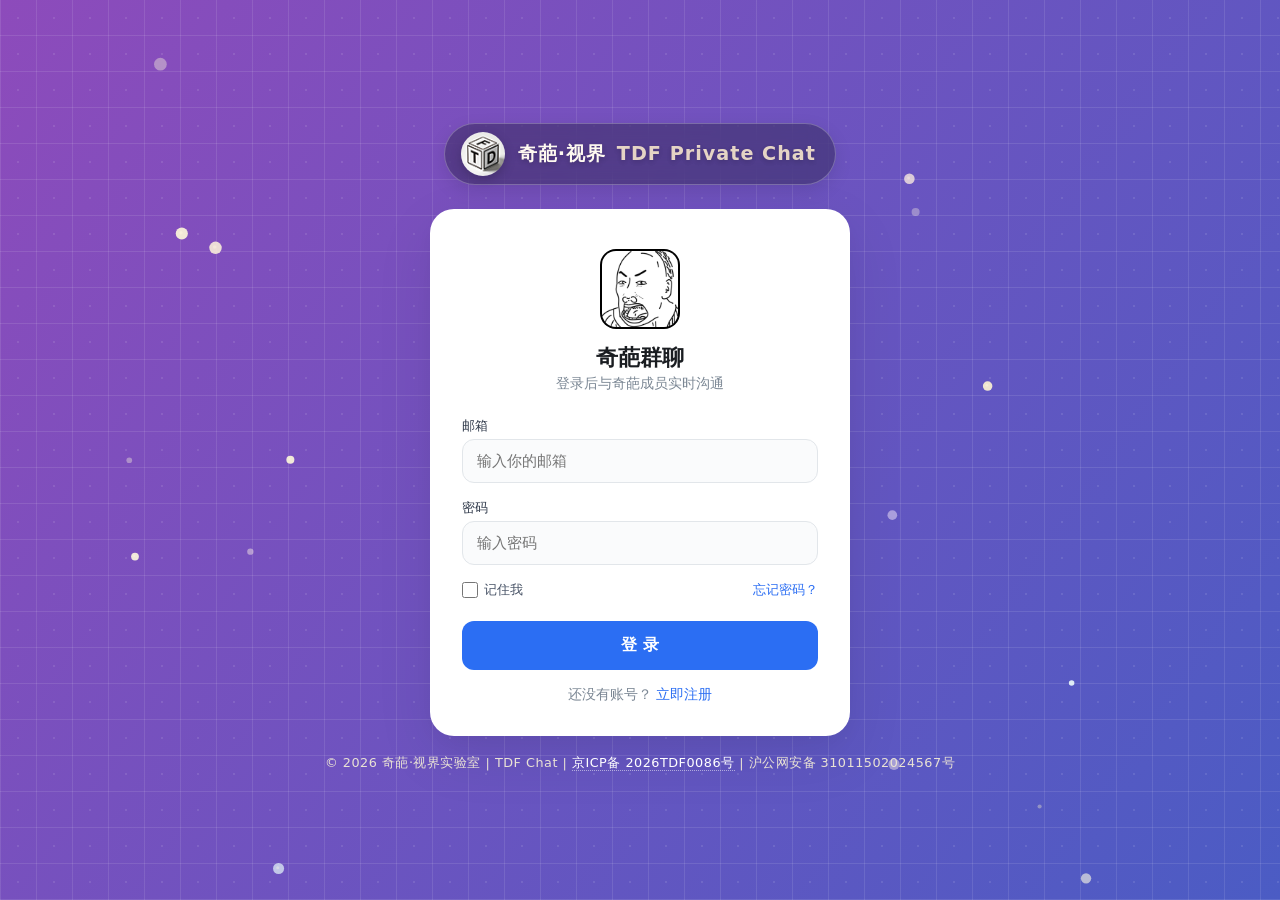
<file: TDFChat.html>
<!DOCTYPE html>
<html lang="zh-CN">
<head>
    <meta charset="UTF-8" />
    <meta name="viewport" content="width=device-width, initial-scale=1.0, maximum-scale=1.0, user-scalable=yes" />
    <title>即时聊天 · 团队协作</title>
    <!-- Font Awesome 图标库 -->
     <link rel="stylesheet" href="https://cdnjs.cloudflare.com/ajax/libs/font-awesome/6.0.0-beta3/css/all.min.css" /> 
    <!-- <link rel="stylesheet" href="https://cdnjs.cloudflare.com/ajax/libs/font-awesome/6.4.0/css/all.min.css" /> -->
    <!-- 基础 favicon -->
    <link rel="icon" type="image/svg+xml" href="icon/TDF-favicon.svg">
    <link rel="icon" type="image/x-icon" href="icon/favicon.ico">
    <link rel="icon" href="icon/TDF-favicon.svg" type="image/png" sizes="16x16">
    <link rel="icon" href="icon/TDF-favicon.svg" type="image/png" sizes="32x32">
    <link rel="icon" href="icon/TDF-favicon.svg" type="image/png" sizes="64x64">
    <link rel="apple-touch-icon" href="icon/TDF-favicon.svg">
    <link rel="manifest" href="TDF-icon/favicon.svg">
    <!-- supabaseClient 客户端 -->
    <script src="supabase.js"></script>

    <style>

        /* ---------- 全局重置 & 字体 ---------- */
        * {
            margin: 0;
            padding: 0;
            box-sizing: border-box;
            font-family: 'Inter', 'Segoe UI', system-ui, -apple-system, 'PingFang SC', Roboto, 'Helvetica Neue', sans-serif;
        }

        body {
            background: #f0f2f5;
            min-height: 100vh;
            display: flex;
            justify-content: center;
            align-items: center;
            background-image: linear-gradient(125deg, #8d4bbb, #4b5cc4, #ff4e20, #21a675);
            background-size: 300% 300%;
            background-attachment: fixed;
            animation: flowGradient 20s linear infinite;
            position: relative;
            z-index: 0;
            padding: 16px; /* 增加安全间距 */
        }

        @keyframes flowGradient {
            0%   { background-position: 0% 20%; }
            20%  { background-position: 30% 50%; }
            40%  { background-position: 70% 30%; }
            60%  { background-position: 100% 60%; }
            80%  { background-position: 50% 80%; }
            100% { background-position: 0% 20%; }
        }

        /* ----- 网格层 ----- */
        .grid-overlay {
            position: fixed;
            top: 0;
            left: 0;
            width: 100%;
            height: 100%;
            pointer-events: none;
            z-index: 1;
            background-image: 
                repeating-linear-gradient(0deg, rgba(255, 255, 255, 0.1) 0px, rgba(255, 255, 255, 0.1) 1px, transparent 1px, transparent 36px),
                repeating-linear-gradient(90deg, rgba(255, 255, 255, 0.1) 0px, rgba(255, 255, 255, 0.1) 1px, transparent 1px, transparent 36px);
            background-blend-mode: overlay;
        }
        .grid-overlay::after {
            content: '';
            position: absolute;
            top: 0;
            left: 0;
            width: 100%;
            height: 100%;
            background-image: radial-gradient(circle at 50% 50%, rgba(255, 255, 255, 0.1) 1px, transparent 1px);
            background-size: 36px 36px;
            pointer-events: none;
        }

        #dots-canvas {
            position: fixed;
            top: 0;
            left: 0;
            width: 100%;
            height: 100%;
            display: block;
            pointer-events: none;
            z-index: 2;
        }

        /* ---------- 头部 ---------- */
        .header {
            padding: 1.5rem 0.5rem;
            display: flex;
            justify-content: center;
            align-items: center;
            flex-wrap: wrap;
            gap: 1rem;
            z-index: 999;
        }
        .logo-area {
            display: flex;
            align-items: center;
            gap: 0.8rem;
            background: rgba(20, 20, 40, 0.35);
            backdrop-filter: blur(12px);
            border-radius: 60px;
            padding: 0.5rem 1.2rem 0.5rem 1rem;
            border: 1px solid rgba(255, 255, 255, 0.25);
            box-shadow: 0 6px 18px rgba(0, 0, 0, 0.1);
            transition: all 0.2s ease;
        }
        .logo-area:hover {
            background: rgba(30, 30, 55, 0.55);
            border-color: rgba(255, 220, 180, 0.5);
        }
        .top-logo {
            width: 44px;
            height: 44px;
            background: url(icon/chatlogo.png) center/contain no-repeat;
            border-radius: 50%;
            box-shadow: 0 4px 12px rgba(0,0,0,0.2);
            transition: transform 0.2s;
            flex-shrink: 0;
        }
        .logo-area:hover .top-logo {
            transform: scale(1.02);
        }
        .brand-text {
            font-weight: 600;
            font-size: 1.2rem;
            letter-spacing: 1px;
            color: #fef9f0;
            text-shadow: 0 2px 5px rgba(0,0,0,0.2);
            white-space: nowrap;
        }
        .brand-sub {
            font-size: 1.2rem;
            font-weight: 600;
            opacity: 0.85;
            margin-left: 0.2rem;
            color: #ffefcf;
        }

        /* ---------- 底部 ---------- */
        .footer {
            text-align: center;
            padding: 1.2rem 1rem;
            color: #e9e2d4;
            font-size: 0.8rem;
            letter-spacing: 0.5px;
            font-weight: 400;
            z-index: 10;
        }
        .footer a {
            color: #ffffff;
            text-decoration: none;
            border-bottom: 1px dotted rgba(255, 255, 255, 0.5);
            transition: color 0.2s;
        }
        .footer a:hover {
            color: #48aaff;
            border-bottom-color: #30a3fb;
        }

        /* ---------- 内容容器 ---------- */
        .content {
            z-index: 999;
            width: 100%;
            max-width: 1200px;
            display: flex;
            flex-direction: column;
            align-items: center;
            justify-content: center;
            min-height: 96vh;
            padding: 0 0 10px 0;
        }

        /* ---------- 登录卡片 ---------- */
        .auth-container {
            width: 420px;
            max-width: 100%;
            margin: 0 auto;
            background: #ffffff;
            border-radius: 24px;
            box-shadow: 0 20px 60px rgba(0, 0, 0, 0.08), 0 8px 24px rgba(0, 0, 0, 0.04);
            padding: 40px 32px 32px 32px;
            transition: all 0.2s ease;
        }
        .auth-container .logo {
            text-align: center;
            margin-bottom: 24px;
        }
        .auth-container .logo img {
            width: 80px;
            height: 80px;
            border-radius: 16px;
            background: #000;
            padding: 2px;
            object-fit: contain;
        }
        .auth-container .logo h1 {
            font-size: 22px;
            font-weight: 600;
            color: #1a1d21;
            margin-top: 10px;
        }
        .auth-container .logo p {
            color: #7b8794;
            font-size: 14px;
            margin-top: 2px;
        }

        .auth-form .form-group {
            margin-bottom: 16px;
        }
        .auth-form .form-group label {
            display: block;
            font-size: 13px;
            font-weight: 500;
            color: #2d3748;
            margin-bottom: 4px;
        }
        .auth-form .form-group input {
            width: 100%;
            padding: 12px 14px;
            border: 1px solid #e2e6ea;
            border-radius: 12px;
            font-size: 15px;
            outline: none;
            transition: border 0.15s, box-shadow 0.15s;
            background: #fafbfc;
            color: #1a1d21;
            -webkit-appearance: none;
        }
        .auth-form .form-group input:focus {
            border-color: #2b6ef3;
            box-shadow: 0 0 0 3px rgba(43, 110, 243, 0.08);
            background: #ffffff;
        }

        .auth-btn {
            width: 100%;
            padding: 14px;
            background: #2b6ef3;
            color: #fff;
            border: none;
            border-radius: 12px;
            font-size: 16px;
            font-weight: 600;
            cursor: pointer;
            transition: background 0.15s, transform 0.1s;
            margin-top: 4px;
            z-index: 999;
        }
        .auth-btn:hover {
            background: #1d5bd6;
            transform: translateY(-1px);
            box-shadow: 0 6px 20px rgba(70, 131, 229, 0.3);
        }
        .auth-btn:active {
            transform: scale(0.97);
        }

        /* 登录按钮加载状态 */
        .auth-btn.loading .btn-text {
        display: none;
        }
        .auth-btn.loading .btn-text {
            opacity: 0.6;
        }
        .auth-btn.loading .spinner {
            display: inline-block !important;
            width: 18px;
            height: 18px;
            border: 2px solid rgba(255,255,255,0.3);
            border-top-color: #fff;
            border-radius: 50%;
            animation: spin 0.6s linear infinite;
            vertical-align: middle;
            margin-left: 8px;
        }
        .auth-btn .spinner {
        display: none;
        }
        @keyframes spin {
            to { transform: rotate(360deg); }
        }

        .auth-switch {
            text-align: center;
            margin-top: 16px;
            font-size: 14px;
            color: #7b8794;
        }
        .auth-switch a {
            color: #2b6ef3;
            text-decoration: none;
            font-weight: 500;
            cursor: pointer;
        }
        .auth-switch a:hover {
            text-decoration: underline;
        }
        .auth-error {
            background: #fef2f2;
            color: #dc2626;
            padding: 10px 14px;
            border-radius: 10px;
            font-size: 13px;
            text-align: center;
            margin-bottom: 16px;
            display: none;
        }
        .options-row {
            display: flex;
            align-items: center;
            justify-content: space-between;
            margin-bottom: 18px;
            font-size: 13px;
        }
        .remember-me {
            display: flex;
            align-items: center;
            gap: 6px;
            cursor: pointer;
            color: #4a5568;
        }
        .remember-me input[type="checkbox"] {
            width: 16px;
            height: 16px;
            accent-color: #2b6ef3;
        }
        .forgot-link {
            color: #2b6ef3;
            text-decoration: none;
            font-weight: 500;
        }
        .forgot-link:hover {
            text-decoration: underline;
        }

        /* ---------- 聊天容器 ---------- */
        .chat-container {
            display: flex;
            flex-direction: row;
            width: 100%;
            max-width: 1200px;
            height: 708px;
            max-height: 90vh;
            background: #ffffff;
            border-radius: 24px;
            box-shadow: 0 20px 60px rgba(0, 0, 0, 0.08), 0 8px 24px rgba(0, 0, 0, 0.04);
            display: none;
            overflow: hidden;
            transition: all 0.2s ease;
        }

        /* ---------- 成员面板 ---------- */
        .member-panel {
            width: 280px;
            background: #fafbfc;
            border-right: 1px solid #e9ecf0;
            display: flex;
            flex-direction: column;
            flex-shrink: 0;
        }
        .member-panel-header {
            padding: 16px 20px 10px 20px;
            border-bottom: 1px solid #e9ecf0;
        }
        .member-panel-header h2 {
            font-size: 16px;
            font-weight: 600;
            color: #1a1d21;
            display: flex;
            align-items: center;
            gap: 8px;
        }
        .member-panel-header h2 i {
            color: #2b6ef3;
            font-size: 18px;
        }
        .member-count {
            font-size: 13px;
            font-weight: 400;
            color: #7b8794;
            margin-left: 4px;
        }
        .member-search {
            margin: 10px 20px 6px 20px;
            position: relative;
        }
        .member-search input {
            width: 100%;
            padding: 8px 12px 8px 34px;
            border: 1px solid #e2e6ea;
            border-radius: 10px;
            font-size: 13px;
            background: #ffffff;
            color: #1a1d21;
            outline: none;
            transition: border 0.15s;
        }
        .member-search input::placeholder {
            color: #a0abba;
        }
        .member-search input:focus {
            border-color: #2b6ef3;
            box-shadow: 0 0 0 3px rgba(43, 110, 243, 0.08);
        }
        .member-search i {
            position: absolute;
            left: 12px;
            top: 50%;
            transform: translateY(-50%);
            color: #a0abba;
            font-size: 13px;
        }
        .member-list {
            flex: 1;
            overflow-y: auto;
            padding: 8px 12px 16px 12px;
        }
        .member-item {
            display: flex;
            align-items: center;
            gap: 12px;
            padding: 10px 14px;
            border-radius: 12px;
            transition: background 0.15s;
            cursor: default;
            margin-bottom: 2px;
        }
        .member-item:hover {
            background: #eff2f6;
        }
        .member-item.active {
            background: #e8edf5;
        }
        .member-avatar {
            width: 36px;
            height: 36px;
            border-radius: 50%;
            background: #d4dce8;
            display: flex;
            align-items: center;
            justify-content: center;
            font-weight: 500;
            font-size: 14px;
            color: #2d3748;
            flex-shrink: 0;
            position: relative;
        }
        .member-avatar .status-dot {
            position: absolute;
            bottom: 0;
            right: 0;
            width: 11px;
            height: 11px;
            border-radius: 50%;
            border: 2px solid #fafbfc;
            background: #d0d7e2;
        }
        .member-avatar .status-dot.online {
            background: #22c55e;
        }
        .member-avatar .status-dot.away {
            background: #f59e0b;
        }
        .member-avatar .status-dot.offline {
            background: #b0baca;
        }
        .member-info {
            flex: 1;
            min-width: 0;
        }
        .member-name {
            font-size: 14px;
            font-weight: 500;
            color: #1a1d21;
            display: flex;
            align-items: center;
            gap: 6px;
        }
        .member-name .badge {
            font-size: 10px;
            font-weight: 500;
            background: #2b6ef3;
            color: #fff;
            padding: 1px 8px;
            border-radius: 20px;
            line-height: 1.5;
        }
        .member-status-text {
            font-size: 12px;
            color: #7b8794;
            margin-top: 1px;
        }
        .logout-btn {
            background: none;
            border: none;
            color: #7b8794;
            cursor: pointer;
            font-size: 14px;
            padding: 6px 12px;
            border-radius: 8px;
            transition: background 0.15s;
            display: inline-flex;
            align-items: center;
            gap: 6px;
        }
        .logout-btn:hover {
            background: #f0f2f5;
            color: #dc2626;
        }

        /* ---------- 聊天主区域 ---------- */
        /* 默认状态 */
        #backToPublic {
        display: none;
        }

        /* 显示类（优先级高） */
        #backToPublic.show-back-btn {
        display: block !important;
        }

        .chat-main {
            flex: 1;
            display: flex;
            flex-direction: column;
            background: #ffffff;
            min-width: 0;
        }
        .chat-header {
            padding: 14px 20px;
            border-bottom: 1px solid #e9ecf0;
            display: flex;
            justify-content: space-between;
            align-items: center;
            min-height: 60px;
        }
        .chat-header-left {
            display: flex;
            align-items: center;
            gap: 12px;
        }
        .chat-header-left .back-btn {
            display: none;
            background: none;
            border: none;
            font-size: 18px;
            color: #5a6874;
            cursor: pointer;
            padding: 4px 8px;
            border-radius: 8px;
        }
        .chat-header-left .back-btn:hover {
            background: #f0f2f5;
        }
        .chat-header-left .avatar-large {
            width: 40px;
            height: 40px;
            border-radius: 50%;
            background: #d4dce8;
            display: flex;
            align-items: center;
            justify-content: center;
            font-weight: 500;
            font-size: 16px;
            color: #2d3748;
            flex-shrink: 0;
        }
        .chat-title {
            font-size: 16px;
            font-weight: 600;
            color: #1a1d21;
        }
        .chat-subtitle {
            font-size: 13px;
            color: #7b8794;
        }
        .chat-header-right i {
            padding: 8px;
            border-radius: 8px;
            cursor: pointer;
            transition: background 0.15s;
            font-size: 16px;
            color: #7b8794;
        }
        .chat-header-right i:hover {
            background: #f0f2f5;
            color: #1a1d21;
        }

        /* ---- 消息区域 ---- */

        .message-area {
            flex: 1;
            padding: 16px 20px 12px 20px;
            overflow-y: auto;
            display: flex;
            flex-direction: column;
            gap: 4px;
            background: #ffffff;
        }
        .message-date-divider {
            text-align: center;
            font-size: 12px;
            color: #a0abba;
            padding: 10px 0 6px 0;
            font-weight: 500;
        }
         /* 确保头像和消息整体不错位 */
         .message-row {
            display: flex;
            gap: 12px;
            padding: 4px 0;
            align-items: flex-start;
        }
        .message-row .msg-avatar {
            flex-shrink: 0;
            align-self: flex-end;
        }
        .message-row.own .msg-avatar {
            display: none;
        }
        .message-bubble-wrapper {
            max-width: 68%;
            display: flex;
            flex-direction: column;
        }
        .message-row.own .message-bubble-wrapper {
            align-items: flex-end;
        }
        .message-row.own {
            flex-direction: row-reverse;
        }
        .message-row .msg-avatar {
            width: 36px;
            height: 36px;
            border-radius: 50%;
            background: #d2dff3;
            display: flex;
            align-items: center;
            justify-content: center;
            font-size: 12px;
            font-weight: 500;
            color: #2d3748;
            flex-shrink: 0;
            align-self: flex-start;
        }
        .message-row.own .msg-avatar {
            display: none;
        }
        .message-bubble-wrapper {
            max-width: 68%;
            display: flex;
            flex-direction: column;
        }
        .message-row.own .message-bubble-wrapper {
            align-items: flex-end;
        }
        .message-bubble {
            padding: 10px 16px;
            border-radius: 16px;
            background: #eaf1fa;
            color: #1a1d21;
            font-size: 14px;
            line-height: 1.5;
            word-break: break-word;
            box-shadow: 0 1px 2px rgba(0, 0, 0, 0.02);
        }
        .message-row.own .message-bubble {
            background: #2b6ef3;
            color: #ffffff;
            border-top-right-radius: 4px;
        }
        .message-row:not(.own) .message-bubble {
            border-top-left-radius: 4px;
        }
        .message-sender-name {
            font-size: 12px;
            font-weight: 500;
            color: #7b8794;
            margin-bottom: 6px;
            padding-left: 2px;
        }
        .message-row.own .message-sender-name {
            text-align: right;
            padding-right: 2px;
        }
        .msg-time {
            display: none !important;
        }
        .message-meta {
            display: flex;
            align-items: center;
            gap: 8px;
            font-size: 11px;
            color: #7b8794;
            margin-top: 4px;
        }
        .message-row.own .message-meta {
            justify-content: flex-end;
        }
        .message-meta .msg-status {
            font-size: 12px;
        }
        .message-meta .msg-status.read {
            color: #2b6ef3;
        }

        /* ---------- 附件消息布局 ---------- */
        /* 1. 别人的消息：左对齐，文字在上，图片在下 */
        .message-row:not(.own) .message-bubble.attachment-bubble {
            display: flex;
            flex-direction: column;
            align-items: flex-start;
            background: transparent !important;
            padding: 0 !important;
            box-shadow: none !important;
        }

        .message-row:not(.own) .msg-text-content {
            order: 1;
            background: #eaf1fa;     
            padding: 10px 16px;
            word-break: break-word;
        }

        .message-row:not(.own) .attachment-media {
            order: 2;
            margin-top: 4px;
            max-width: 200px;
            max-height: 200px;
            border-radius: 8px;
        }

        /* 2. 自己的消息：整体右对齐，水平排列（文字在左，图片在右） */
        .message-row.own .message-bubble.attachment-bubble {
            display: flex;
            flex-direction: column;
            align-items: flex-end;
            background: transparent !important;
            padding: 0 !important;
            box-shadow: none !important;
            color: #1a1d21;
        }


        /* 附件消息中的图片/视频（自己的） */
        .message-row.own .attachment-media {
            max-width: 200px;
            max-height: 200px;
            border-radius: 8px;
            margin-top: 4px;
            align-self: flex-end; /* 右对齐 */
        }

       

         /* 自己的附件消息内部右对齐 */
        .message-row.own .message-bubble.attachment-bubble {
            display: flex;
            flex-direction: column;
            align-items: flex-end;
        }
        /* 附件消息中的文字，自己的右对齐 */
        .message-row.own .msg-text-content {
            text-align: left;
        }
        /* 别人的左对齐（默认） */
        .message-row:not(.own) .message-bubble.attachment-bubble {
            align-items: flex-start;
        }
        .message-row:not(.own) .msg-text-content {
            text-align: left;
        }

        /* ===== 新增：附件消息专用样式（不干扰纯文本消息） ===== */

        /* 附件消息气泡：透明背景，无内边距，无阴影 */
        .message-bubble.attachment-bubble {
            background: transparent !important;
            box-shadow: none !important;
            padding: 0 !important;
            color: #1a1d21;
        }
        /* 自己的附件消息也透明（覆盖原有的蓝色背景） */
        .message-row.own .message-bubble.attachment-bubble {
            background: transparent !important;
            color: #ffffff;
        }

        /* 附件消息中的文字部分（显示在图片上方） */
        .msg-text-content {
            background: rgba(255, 255, 255, 0.85);
            padding: 10px 16px;
            border-radius: 16px;
            word-break: break-word;
            max-width: 100%;
            font-size: 14px;
            line-height: 1.5;
        }
        /* 自己的消息中的文字 */
        .message-row.own .msg-text-content {
            background: #2b6ef3;
            color: #ffffff;
            border-bottom-right-radius: 4px
        }

        /* 别人的消息中的文字 */
        .message-row:not(.own) .msg-text-content {
            border-top-left-radius: 4px;
        }

        /* 附件媒体（图片/视频） */
        .attachment-media {
            max-width: 200px;
            max-height: 200px;
            border-radius: 8px;
            display: block;
            margin-top: 4px; 
        }

        /* 上传进度条（仅在临时消息中显示） */
        .progress-bar {
            height: 4px;
            background: #e2e6ea;
            border-radius: 2px;
            margin-top: 4px;
            overflow: hidden;
        }
        .progress-fill {
            height: 100%;
            background: #2b6ef3;
            width: 0%;
            transition: width 0.2s;
        }
        .upload-status {
            font-size: 12px;
            color: #7b8794;
            margin-top: 2px;
        }

        /* ---- 输入区域 ---- */
        .chat-input-area {
            padding: 16px 20px 16px 20px;
            border-top: 1px solid #e9ecf0;
            background: #ffffff;
            display: flex;
            gap: 10px;
            align-items: flex-end;
        }
        .chat-input-area textarea {
            flex: 1;
            padding: 10px 14px;
            border: 1px solid #e2e6ea;
            border-radius: 14px;
            font-size: 14px;
            resize: none;
            height: 120px;
            max-height: 120px;
            line-height: 1.6;
            outline: none;
            transition: border 0.15s, box-shadow 0.15s;
            background: #ffffff;
            color: #1a1d21;
            font-family: inherit;
        }
        .chat-input-area textarea:focus {
            border-color: #2b6ef3;
            box-shadow: 0 0 0 3px rgba(43, 110, 243, 0.06);
        }
        .chat-input-area .send-btn,
        .chat-input-area .attach-btn {
            height: 44px;
            width: 44px;
            border: none;
            border-radius: 14px;
            display: flex;
            align-items: center;
            justify-content: center;
            flex-shrink: 0;
            cursor: pointer;
            transition: background 0.15s, transform 0.1s;
        }
        .chat-input-area .send-btn {
            background: #2b6ef3;
            color: #fff;
            font-size: 18px;
        }
        .chat-input-area .send-btn:hover {
            background: #1d5bd6;
        }
        .chat-input-area .send-btn:active {
            transform: scale(0.94);
        }
        .chat-input-area .attach-btn {
            background: transparent;
            color: #7b8794;
            font-size: 20px;
        }
        .chat-input-area .attach-btn:hover {
            background: #f0f2f5;
            color: #1a1d21;
        }
    /* ---------- 自定义滚动条：只显示滑块，无轨道、无箭头 ---------- */
        #msgInput {
            /* Firefox 基础设置（滑块颜色，轨道透明） */
            scrollbar-width: thin;
            scrollbar-color: #c1c7cd transparent;
            /* 禁止手动调整大小（避免干扰滚动条） */
            resize: none;
        }

        /* WebKit 浏览器（Chrome, Edge, Safari） */
        #msgInput::-webkit-scrollbar {
            width: 6px;
            height: 6px;
            background: transparent; /* 确保滚动条区域透明 */
        }

        #msgInput::-webkit-scrollbar-track {
            background: transparent; /* 轨道完全透明 */
            border-radius: 0;
        }

        #msgInput::-webkit-scrollbar-thumb {
            background: #c1c7cd;      /* 滑块颜色 */
            border-radius: 8px;
            
        }

        #msgInput::-webkit-scrollbar-thumb:hover {
            background: #a8b0b8;
        }

        /* 隐藏上下箭头按钮（关键） */
        #msgInput::-webkit-scrollbar-button {
            display: none !important;  /* 强制隐藏 */
            height: 0;
            width: 0;
            background: transparent;
        }

        /* 隐藏滚动条角落（当出现水平+垂直滚动条时） */
        #msgInput::-webkit-scrollbar-corner {
            background: transparent;
        }
        

        /* ---------- 滚动条美化 ---------- */
        #messageArea::-webkit-scrollbar,
        #memberList::-webkit-scrollbar {
            width: 6px;
        }
        #messageArea::-webkit-scrollbar-track,
        #memberList::-webkit-scrollbar-track {
            background: #f1f1f1;
            border-radius: 8px;
        }
        #messageArea::-webkit-scrollbar-thumb,
        #memberList::-webkit-scrollbar-thumb {
            background: rgba(167, 168, 181, 0.6);
            border-radius: 8px;
        }
        #messageArea::-webkit-scrollbar-thumb:hover,
        #memberList::-webkit-scrollbar-thumb:hover {
            background: rgba(161, 162, 174, 0.8);
        }
        #messageArea, #memberList {
            scrollbar-width: thin;
            scrollbar-color: rgba(186, 187, 202, 0.6) #f1f1f1;
        }

                /* ---- 文件上传进度条 & 预览 ---- */
        .file-preview {
            margin: 4px 0;
            border-radius: 8px;
            overflow: hidden;
            background: #f0f2f5;
            max-width: 200px;
        }
        .file-preview img,
        .file-preview video {
            width: 100%;
            height: auto;
            display: block;
        }
        .progress-bar {
            height: 4px;
            background: #e2e6ea;
            border-radius: 2px;
            margin-top: 4px;
            overflow: hidden;
        }
        .progress-bar .progress-fill {
            height: 100%;
            background: #2b6ef3;
            width: 0%;
            transition: width 0.2s;
        }
        .upload-status {
            font-size: 12px;
            color: #7b8794;
            margin-top: 2px;
        }
        .drag-over {
            border: 2px dashed #2b6ef3 !important;
            background: #f0f7ff !important;
        }

        
        /* 进度条 */
        .progress-bar {
            height: 4px;
            background: #e2e6ea;
            border-radius: 2px;
            margin-top: 4px;
            overflow: hidden;
        }
        .progress-fill {
            height: 100%;
            background: #2b6ef3;
            width: 0%;
            transition: width 0.2s;
        }
        .upload-status {
            font-size: 12px;
            color: #7b8794;
            margin-top: 2px;
        }
        .progress-text {
            color: #fff;
            font-size: 10px;
            text-align: center;
            margin-top: 2px;
        }

        /* ---- 附件预览区域 ---- */
        .attachment-preview-area {
            display: flex;
            flex-wrap: wrap;
            gap: 8px;
            padding: 8px 24px 12px 24px;
            background: #ffffff;
            border-top: 1px solid #e9ecf0;
        }
        .attachment-preview-item {
            position: relative;
            width: 80px;
            height: 80px;
            border-radius: 8px;
            overflow: hidden;
            border: 1px solid #e2e6ea;
            background: #f8f9fa;
            flex-shrink: 0;
        }
        .upload-progress {
            position: absolute;
            bottom: 0;
            left: 0;
            right: 0;
            background: rgba(0,0,0,0.6);
            padding: 4px 6px;
            display: none;
            border-radius: 0 0 8px 8px;
        }
        .attachment-preview-item img,
        .attachment-preview-item video {
            width: 100%;
            height: 100%;
            object-fit: cover;
        }
        .attachment-preview-item .remove-btn {
            position: absolute;
            top: 2px;
            right: 2px;
            width: 20px;
            height: 20px;
            border-radius: 50%;
            background: rgba(0,0,0,0.6);
            color: #fff;
            border: none;
            cursor: pointer;
            display: flex;
            align-items: center;
            justify-content: center;
            font-size: 12px;
            line-height: 1;
        }
        .attachment-preview-item .remove-btn:hover {
            background: rgba(220, 38, 38, 0.8);
        }
        .attachment-preview-item .file-name {
            position: absolute;
            bottom: 0;
            left: 0;
            right: 0;
            background: rgba(0,0,0,0.5);
            color: #fff;
            font-size: 10px;
            padding: 2px 4px;
            text-align: center;
            white-space: nowrap;
            overflow: hidden;
            text-overflow: ellipsis;
        }

        /* 游戏面板 - 响应式 */
        @media (max-width: 1024px) {
            .game-panel {
                width: 495px !important;
                min-width: 495px !important;
            }
        }

        @media (max-width: 768px) {
            .game-panel {
                width: 100% !important;
                min-width: 0 !important;
                border-left: none !important;
                border-top: 1px solid #e9ecf0;
                max-height: 56vh !important;
                min-height: 260px !important;
                padding: 10px !important;
                flex-shrink: 0 !important;
                overflow-y: auto !important;
            }

            /* ✅ 移除棋盘高度限制，让 aspect-ratio:1/1 自适应 */
            #gameBoard {
                max-height: none !important;
            }

            .game-header h3 {
                font-size: 13px !important;
            }

            .btn-game {
                font-size: 14px !important;
                padding: 4px 16px !important;
            }

            #gameStatus {
                font-size: 12px !important;
                padding: 6px 10px !important;
                margin-bottom: 8px !important;
            }

            #gameRestartBtn {
                font-size: 13px !important;
                padding: 8px !important;
                margin-bottom: 8px !important;
            }

            #gamePlayers {
                font-size: 11px !important;
                margin-top: 6px !important;
            }

            #gameLog {
                font-size: 10px !important;
                max-height: 60px !important;
            }
        }

        /* ================================================================
        手机端适配 - 全屏无滚动条
        ================================================================ */
        @media (max-width: 768px) {
            /* 手机端容器控制 - 防止同时显示 */
            #authContainer,
            #chatContainer {
                display: none !important;
            }

            /* 当 JS 设置显示时，允许显示 */
            #authContainer[style*="display: block"],
            #authContainer[style*="display: flex"] {
                display: flex !important;
            }

            #chatContainer[style*="display: flex"],
            #chatContainer[style*="display: block"] {
                display: flex !important;
            }
        }
        /* ================================================================
        登录页面 - 移动端适配
        ================================================================ */

        @media (max-width: 768px) {

            /* 登录容器 */
            .auth-container {
                width: 100% !important;
                max-width: 100% !important;
                margin: 0 !important;
                padding: 24px 20px !important;
                border-radius: 16 !important;
                /* min-height: 100vh !important; */
                display: flex !important;
                flex-direction: column !important;
                justify-content: center !important;
            }

            .auth-container .logo img {
                width: 56px !important;
                height: 56px !important;
            }

            .auth-container .logo h1 {
                font-size: 20px !important;
            }

            .auth-container .logo p {
                font-size: 13px !important;
            }

            .auth-form .form-group input {
                padding: 12px 14px !important;
                font-size: 15px !important;
                border-radius: 10px !important;
            }

            .auth-btn {
                padding: 14px !important;
                font-size: 16px !important;
                border-radius: 10px !important;
            }

            .options-row {
                font-size: 13px !important;
                flex-wrap: wrap !important;
                gap: 8px !important;
            }

            .auth-switch {
                font-size: 13px !important;
            }
        }

        /* 手机端 (宽度 ≤ 768px) */
        @media (max-width: 768px) {


            /* 阻止页面滚动 */
            html, body {
                height: 100% !important;
                overflow: hidden !important;
                margin: 0 !important;
                padding: 0 !important;
                width: 100% !important;
                top: 0 !important;
                left: 0 !important;
                right: 0 !important;
                bottom: 0 !important;
            }

            /* 内容容器占满全屏 */
            .content {
                height: 100% !important;
                width: 100% !important;
                max-width: 100% !important;
                padding: 16px !important;
                margin: 0 !important;
                display: flex !important;
                flex-direction: column !important;
                overflow: hidden !important;
                position: relative !important;
            }

            /* ---------- 聊天容器 ---------- */
            .chat-container {
                height: 100% !important;
                max-height: 100% !important;
                width: 100% !important;
                border-radius: 0 !important;
                flex-direction: column;
                display: flex !important;
                overflow: hidden !important;
                position: relative !important;
                flex: 1 !important;
            }

            /* ---------- 成员面板 - 固定高度 ---------- */
            .member-panel {
                width: 100% !important;
                height: 170px !important;
                max-height: 180px !important;
                min-height: 170px !important;
                flex-shrink: 0 !important;
                border-right: none !important;
                border-bottom: 1px solid #e9ecf0;
                display: flex !important;
                flex-direction: column !important;
                overflow: hidden !important;
            }


            .member-panel-header h2 {
                font-size: 13px !important;
                margin: 0 !important;
            }

            .member-count {
                font-size: 11px !important;
            }

            .member-search {
                margin: 8px 12px !important;
                flex-shrink: 0 !important;
            }

            .member-search input {
                padding: 4px 8px 4px 26px !important;
                font-size: 12px !important;
                border-radius: 8px !important;
                height: 28px !important;
            }

            .member-search i {
                font-size: 14px !important;
                left: 10px !important;
            }

            .member-list {
                display: flex !important;
                flex-wrap: nowrap !important;
                overflow-x: auto !important;
                overflow-y: hidden !important;
                padding: 2px 12px 8px 12px !important;
                gap: 4px !important;
                flex: 1 !important;
                min-height: 40px !important;
                max-height: 80px !important;
                align-items: center !important;
            }

            .member-list::-webkit-scrollbar {
                height: 2px !important;
            }

            .member-list::-webkit-scrollbar-thumb {
                background: #d0d7e2 !important;
                border-radius: 10px !important;
            }

            .member-item {
                flex-shrink: 0 ;
                padding: 3px 10px ;
                background: #eaf0fa ;
                border-radius: 14px ;
                margin-bottom: 0 ;
                flex-direction: row ;
                gap: 4px ;
                min-width: 50px ;
                justify-content: center ;
                align-items: center; 
                height: 32px ;
            }
            .member-item.active {
            background: #87b5ff;
            }
            .member-item:active {
                transform: scale(0.94);
                background: #bfdbfe;
            }

            .member-item .member-status-text {
                display: none !important;
            }

            .member-item .member-name .badge {
                display: none !important;
            }

            .member-item .member-info {
                white-space: nowrap !important;
                font-size: 11px !important;
            }

            .member-avatar {
                width: 22px !important;
                height: 22px !important;
                font-size: 9px !important;
                flex-shrink: 0 !important;
            }

            .member-avatar .status-dot {
                width: 7px !important;
                height: 7px !important;
                bottom: -1px !important;
                right: -1px !important;
                border-width: 1.5px !important;
            }

            .member-name {
                font-size: 11px !important;
            }

            /* 退出按钮 */
            .logout-btn {
                font-size: 12px !important;
                padding: 2px 8px !important;
            }

            /* ---------- 聊天主区域 ---------- */
            .chat-main {
                flex: 1 !important;
                min-height: 0 !important;
                display: flex !important;
                flex-direction: column !important;
                width: 100% !important;
                overflow: hidden !important;
            }

            /* ---------- 聊天头部 ---------- */
            .chat-header {
                padding: 6px 12px !important;
                min-height: 60px !important;
                flex-shrink: 0 !important;
                border-bottom: 1px solid #e9ecf0 !important;
            }

            .chat-header-left .back-btn {
                display: none !important;
                font-size: 14px !important;
                padding: 2px 4px !important;
            }

            .chat-header-left .avatar-large {
                width: 24px !important;
                height: 24px !important;
                font-size: 11px !important;
            }

            .chat-title {
                font-size: 13px !important;
            }

            .chat-subtitle {
                font-size: 10px !important;
            }

            .chat-header-right i {
                padding: 4px !important;
                font-size: 13px !important;
            }

            /* ---------- 消息区域 - 可滚动 ---------- */
            .message-area {
                flex: 1 !important;
                padding: 6px 10px 4px 10px !important;
                overflow-y: auto !important;
                overflow-x: hidden !important;
                min-height: 0 !important;
                -webkit-overflow-scrolling: touch !important;
                background: #ffffff !important;
            }

            .message-area::-webkit-scrollbar {
                width: 3px !important;
            }

            .message-area::-webkit-scrollbar-thumb {
                background: #d0d7e2 !important;
                border-radius: 10px !important;
            }

            .message-bubble-wrapper {
                max-width: 85% !important;
            }

            .message-bubble {
                font-size: 13px !important;
                padding: 6px 12px !important;
                border-radius: 12px !important;
            }

            .message-row .msg-avatar {
                width: 24px !important;
                height: 24px !important;
                font-size: 9px !important;
            }

            .message-sender-name {
                font-size: 10px !important;
                margin-bottom: 2px !important;
            }

            .message-date-divider {
                font-size: 10px !important;
                padding: 4px 0 2px 0 !important;
            }

            .message-meta {
                font-size: 9px !important;
                margin-top: 2px !important;
            }

            /* ---------- 输入区域 - 固定底部 ---------- */
            .chat-input-area {
                padding: 16px 20px  !important;
                gap: 4px !important;
                flex-shrink: 0 !important;
                border-top: 1px solid #e9ecf0 !important;
                background: #ffffff !important;
                display: flex !important;
                align-items: flex-end !important;

            }

            .chat-input-area textarea {
                height: 44px !important;
                min-height: 44px !important;
                max-height: 64px !important;
                font-size: 13px !important;
                
                border-radius: 8px !important;
                flex: 1 !important;
                resize: none !important;
                line-height: 1.4 !important;
                border: 1px solid #e2e6ea !important;
                background: #fafbfc !important;
                overflow-y: auto !important;
            }

            .chat-input-area .send-btn,
            .chat-input-area .attach-btn {
                height: 44px !important;
                width: 44px !important;
                min-width: 44px !important;
                border-radius: 8px !important;
                font-size: 18px !important;
                flex-shrink: 0 !important;
                display: flex !important;
                align-items: center !important;
                justify-content: center !important;
            }

            .chat-input-area .send-btn {
                background: #2b6ef3 !important;
                color: #fff !important;
                border: none !important;
            }

            .chat-input-area .attach-btn {
                background: transparent !important;
                color: #7b8794 !important;
                font-size: 18px !important;
                border: none !important;
            }

            /* ---------- 隐藏 Footer ---------- */
            .footer {
                display: none !important;
            }

            /* ---------- 附件预览 ---------- */
            .attachment-preview-area {
                padding: 2px 10px 4px 10px !important;
                gap: 4px !important;
                flex-wrap: nowrap !important;
                overflow-x: auto !important;
                flex-shrink: 0 !important;
                max-height: 60px !important;
                min-height: 0 !important;
            }

            .attachment-preview-item {
                width: 50px !important;
                height: 50px !important;
                flex-shrink: 0 !important;
            }

            /* ---------- 头像/标题 ---------- */
            .header {
                display: none !important;
            }
        }

        /* 小屏手机 (宽度 ≤ 480px) */
        @media (max-width: 480px) {
            .member-panel {
                height: 160px !important;
                max-height: 180px !important;
                min-height: 170px !important;
            }

            .member-list {
                max-height: 80px !inheritdoc
            }
            .member-list {
                padding: 0 8px 12px 8px !important;
            }

            .member-item {
                min-width: 40px !important;
                padding: 2px 8px !important;
                height: 28px !important;
            }

            .member-avatar {
                width: 18px !important;
                height: 18px !important;
                font-size: 8px !important;
            }

            .member-name {
                font-size: 10px !important;
            }

            .member-panel-header h2 {
                font-size: 14px !important;
            }

            .member-search input {
                height: 44px !important;
                font-size: 14px !important;
                padding: 8px 6px 8px 22px !important;
            }

            .chat-header {
                padding: 4px 8px !important;
                min-height: 60px !important;
            }

            .chat-title {
                font-size: 14px !important;
            }

            .chat-subtitle {
                font-size: 9px !important;
            }

            .message-area {
                padding: 4px 6px 2px 6px !important;
            }

            .message-bubble {
                font-size: 14px !important;
                padding: 4px 10px !important;
            }

            .chat-input-area {
                min-height: 64px !important;
               
                gap: 3px !important;
            }

            .chat-input-area textarea {
                height: 44px !important;
                min-height: 44px !important;
                font-size: 14px !important;
                
            }

            .chat-input-area .send-btn,
            .chat-input-area .attach-btn {
                height: 44px !important;
                width: 44px !important;
                min-width: 44px !important;
                font-size: 18px !important;
                border-radius: 6px !important;
            }

            .message-row .msg-avatar {
                width: 20px !important;
                height: 20px !important;
                font-size: 8px !important;
            }

            .message-sender-name {
                font-size: 9px !important;
            }
        }
    </style>
</head>
<body>
    <!-- 浅色网格固定层 -->
    <div class="grid-overlay"></div>
    
    <!-- 动态闪烁圆点 canvas 层 -->
    <canvas id="dots-canvas"></canvas>
    <div class="content">
        <div class="header">
            <div class="logo-area">
                <div class="top-logo"></div>
                <div class="brand-text">
                    奇葩·视界
                    <span class="brand-sub">TDF Private Chat</span>
                </div>
            </div>
        </div>

        <!-- ====== 登录/注册容器 ====== -->
        <div class="auth-container" id="authContainer">
            <div class="logo">
                <img src="icon/qipa.png" alt="logo">
                <h1>奇葩群聊</h1>
                <p>登录后与奇葩成员实时沟通</p>
            </div>

            <div class="auth-error" id="authError"></div>

            <form class="auth-form" id="authForm">
                <div class="form-group">
                    <label for="email">邮箱</label>
                    <input type="email" id="email" placeholder="输入你的邮箱" required />
                </div>

                <div class="form-group">
                    <label for="password">密码</label>
                    <input type="password" id="password" placeholder="输入密码" required />
                </div>

                <div class="options-row">
                    <label class="remember-me">
                        <input type="checkbox" id="rememberMe"> 记住我
                    </label>
                    <a href="TDF-forgot-password.html" class="forgot-link">忘记密码？</a>
                </div>

                <button type="submit" class="auth-btn" id="authBtn">
                    <span class="btn-text">登 录</span>
                    <span class="spinner" style="display:none;"></span>
                </button>
                
            </form>

            <div class="auth-switch">
                <span id="authSwitchText">还没有账号？</span>
                <a id="authSwitchLink">立即注册</a>
            </div>
        </div>

        <!-- ====== 聊天主容器 ====== -->
        <div class="chat-container" id="chatContainer">
            <!-- 左侧：成员列表 -->
            <div class="member-panel">
                <div class="member-panel-header">
                    <!-- 第一行：标题 + 退出按钮）-->
                    <div style="display:flex; justify-content:space-between; align-items:center;">
                        <h2 style="margin:0;">
                            <i class="fas fa-face-grin-tongue"></i> 团队成员
                            <span class="member-count" id="memberCount">0 人</span>
                        </h2>
                        <button class="logout-btn" id="logoutBtn">
                            <i class="fas fa-sign-out-alt"></i> 退出
                        </button>
                    </div>
                    <!-- 第二行：简介文字 -->
                    <div class="member-panel-sub" style="font-size:12px; color:#7b8794; margin-top:6px;">
                        说死就死都市未婚狠人聚集地WEB版
                    </div>
                </div>
                <div class="member-search">
                    <i class="fas fa-search"></i>
                    <input type="text" id="memberSearch" placeholder="搜索成员..." autocomplete="off" />
                </div>
                <div class="member-list" id="memberList">
                    <!-- 由 JS 动态渲染 -->
                </div>
            </div>
        <!-- ================================================================
            游戏面板（在成员列表和聊天区域之间）
            ================================================================ -->
            <div class="game-panel" id="gamePanel" style="
            display: none;
            width: 510px;
            background: #ffffff;
            border-left: 1px solid #e9ecf0;
            padding: 16px;
            overflow-y: auto;
            flex-shrink: 0;
            ">
            <div class="game-header" style="
                display: flex;
                justify-content: space-between;
                align-items: center;
                margin-bottom: 12px;
            ">
                <h3 style="font-size: 15px; margin: 0; color: #1a1d21;">
                    🎮 实时对战拼图
                </h3>
                <div>
                    <button id="gameStartBtn" class="btn-game" style="
                        padding: 8px 16px;
                        background: #2b6ef3;
                        color: #fff;
                        border: none;
                        border-radius: 6px;
                        font-size: 16px;
                        cursor: pointer;
                    ">创建房间</button>
                    <button id="gameJoinBtn" class="btn-game" style="
                        padding: 8px 16px;
                        background: #10b981;
                        color: #fff;
                        border: none;
                        border-radius: 6px;
                        font-size: 16px;
                        cursor: pointer;
                        margin-left: 8px;
                    ">加入房间</button>
                    <!-- <button id="gameBeginBtn" class="btn-game" style="
                        padding: 8px 16px;
                        background: #f59e0b;
                        color: #fff;
                        border: none;
                        border-radius: 6px;
                        font-size: 16px;
                        cursor: pointer;
                        margin-left: 4px;
                        display: none;
                    ">开始游戏</button> -->
                    <button id="gameObserverBtn" class="btn-game" style="
                        padding: 8px 16px;
                        background: #8b5cf6;
                        color: #fff;
                        border: none;
                        border-radius: 6px;
                        font-size: 16px;
                        cursor: pointer;
                        margin-left: 4px;
                        display: none;
                    ">观战</button>
                    <button id="gameLeaveBtn" class="btn-game" style="
                        padding: 8px 16px;
                        background: #ef4444;
                        color: #fff;
                        border: none;
                        border-radius: 6px;
                        font-size: 16px;
                        cursor: pointer;
                        margin-left: 4px;
                        display: none;
                    ">退出房间</button>
                </div>
            </div>

            <!-- 游戏状态信息 -->
            <div id="gameStatus" style="
                font-size: 13px;
                color: #64748b;
                margin-bottom: 10px;
                padding: 8px 12px;
                background: #f8fafc;
                border-radius: 8px;
                text-align: center;
            ">
                💡 点击「创建房间」开始游戏
            </div>

            <!-- 重新开始按钮（游戏结束后显示） -->
            <button id="gameRestartBtn" style="
                display: none;
                width: 100%;
                padding: 10px;
                background: #10b981;
                color: #fff;
                border: none;
                border-radius: 10px;
                font-size: 14px;
                font-weight: 600;
                cursor: pointer;
                margin-bottom: 10px;
                transition: background 0.15s;
            ">🔄 重新开始</button>

            <!-- 游戏画布 -->
            <div id="gameBoard" style="
                position: relative;
                width: 100%;
                aspect-ratio: 1/1;
                background: #f1f5f9;
                border-radius: 12px;
                overflow: hidden;
                touch-action: none;
                user-select: none;
            ">
                <canvas id="gameCanvas" style="
                    width: 100%;
                    height: 100%;
                    display: block;
                "></canvas>
            </div>

            <!-- 玩家列表 -->
            <div id="gamePlayers" style="
                margin-top: 10px;
                display: flex;
                gap: 8px;
                flex-wrap: wrap;
                font-size: 12px;
            ">
                <span style="color: #94a3b8;">等待玩家加入...</span>
            </div>

            <!-- 游戏日志 -->
            <div id="gameLog" style="
                margin-top: 8px;
                font-size: 14px;
                color: #6c7a8f;
                max-height: 60px;
                overflow-y: auto;
                background: #f8fafc;
                padding: 6px 10px;
                border-radius: 6px;
                line-height: 1.6;
            "></div>
            </div>

            <!-- 右侧：聊天窗口 -->
            <div class="chat-main">
                <div class="chat-header">
                    <div class="chat-header-left">
                        <button class="back-btn" id="backToMembers" aria-label="返回成员列表">
                            <i class="fas fa-arrow-left"></i>
                        </button>
                        <button class="back-btn" id="backToPublic"  aria-label="返回团队频道">
                            <i class="fas fa-arrow-left"></i>
                        </button>
                        <div class="avatar-large" id="chatAvatar"><i class="fas fa-face-grin-tongue"></i></div>
                        <div>
                            <div class="chat-title" id="chatTitle">团队频道</div>
                            <div class="chat-subtitle" id="chatSubtitle">全员 · 在线 0 人</div>
                        </div>
                    </div>
                    <div class="chat-header-right">
                        <i class="fas fa-gamepad" id="toggleGameBtn" title="游戏" style="cursor:pointer;"></i>
                        <i class="fas fa-phone" title="语音通话"></i>
                        <i class="fas fa-video" title="视频通话"></i>
                        <i class="fas fa-ellipsis-v" title="更多"></i>
                    </div>
                </div>

                <div class="message-area" id="messageArea">
                    <!-- 由 JS 动态渲染 -->
                </div>

                <div class="chat-input-area" id="chatInputArea">

                    <button class="attach-btn" aria-label="附件">
                        <!-- <i class="fas fa-paperclip"></i> -->
                        <i class="fas fa-folder-open"></i>    
                    </button>
                    <input type="file" id="fileInput" accept="image/*,video/*" style="display: none;">
                    <button id="attachBtn" class="attach-btn"><i class="fa-solid fa-face-smile"></i>
                    </button>

                    <textarea id="msgInput" rows="1" placeholder="输入消息…" autocomplete="off"></textarea>
                    <button class="send-btn" id="sendBtn" aria-label="发送">
                        <i class="fas fa-arrow-up"></i>
                    </button>
                </div>
                <!-- 附件预览区 -->
                <div id="attachmentPreview" class="attachment-preview-area" style="display:none; padding: 4px 24px 8px 24px; background: #ffffff; border-top: 1px solid #e9ecf0;">
                    <!-- 动态由 JS 渲染 -->
                </div>

            </div>
        </div>

        <div class="footer">
            © 2026 奇葩·视界实验室 | TDF Chat | 
            <a href="#" rel="noopener noreferrer">京ICP备 2026TDF0086号</a> 
            | 沪公网安备 31011502024567号
        </div>
    </div>

    <script>
        // ================================================================
        //  🔧 配置区域 — 请替换为你自己的 Supabase 项目信息
        // ================================================================
        const SUPABASE_URL = 'https://zsyswamtmhqitsqbolut.supabase.co';
        const SUPABASE_ANON_KEY = 'sb_publishable_lkwHgCi9HYVKgHxVTw_7UQ_U5PRng_W';

        if (SUPABASE_URL.includes('YOUR_PROJECT') || SUPABASE_ANON_KEY.includes('YOUR_ANON_KEY')) {
            alert('⚠️ 请先在代码顶部配置 SUPABASE_URL 和 SUPABASE_ANON_KEY');
        }

        // ================================================================
        //  初始化 Supabase
        // ================================================================
        const supabaseClient = supabase.createClient(SUPABASE_URL, SUPABASE_ANON_KEY, {
            auth: {
            storage: sessionStorage,  
            }
        });

        // ================================================================
        //  状态变量
        // ================================================================
        let currentUser = null;
        let currentProfile = null;
        let statusChannel = null;
        let allProfiles = [];
        let messages = [];
        let isSignUp = false;
        let realtimeChannel = null;
        let heartbeatInterval = null;
        let presenceChannel = null;
        let onlineUserIds = new Set();
        let pendingFiles = [];          
        const attachmentPreviewEl = document.getElementById('attachmentPreview');
        let currentChannel = 'public';           // 当前聊天频道（'public' 或 'private-xxx-xxx'）
        let privateChatTarget = null;            // 私聊目标用户ID

        // ================================================================
        //  DOM 引用
        // ================================================================
        const authContainer = document.getElementById('authContainer');
        const chatContainer = document.getElementById('chatContainer');
        const authForm = document.getElementById('authForm');
        const authBtn = document.getElementById('authBtn');
        const authError = document.getElementById('authError');
        const authSwitchLink = document.getElementById('authSwitchLink');
        const authSwitchText = document.getElementById('authSwitchText');
        const emailInput = document.getElementById('email');
        const passwordInput = document.getElementById('password');

        const memberListEl = document.getElementById('memberList');
        const memberCountEl = document.getElementById('memberCount');
        const memberSearchEl = document.getElementById('memberSearch');
        const messageAreaEl = document.getElementById('messageArea');
        const msgInputEl = document.getElementById('msgInput');
        const sendBtnEl = document.getElementById('sendBtn');
        const chatTitleEl = document.getElementById('chatTitle');
        const chatSubtitleEl = document.getElementById('chatSubtitle');
        const chatAvatarEl = document.getElementById('chatAvatar');
        const backBtnEl = document.getElementById('backToMembers');
        const logoutBtn = document.getElementById('logoutBtn');

        // ================================================================
        //  辅助函数
        // ================================================================
        function formatTime(dateStr) {
            const d = new Date(dateStr);
            return `${String(d.getHours()).padStart(2,'0')}:${String(d.getMinutes()).padStart(2,'0')}`;
        }
        function getInitials(name) {
            return name ? name.charAt(0).toUpperCase() : '?';
        }
        function showAuthError(msg) {
            authError.textContent = msg;
            authError.style.display = 'block';
        }
        function hideAuthError() {
            authError.style.display = 'none';
        }
        // 重置登录按钮状态
        function resetLoginButton() {
            const authBtn = document.getElementById('authBtn');
            if (authBtn) {
                authBtn.classList.remove('loading');
                authBtn.disabled = false;
                // 确保按钮文字正确
                const btnText = authBtn.querySelector('.btn-text');
                if (btnText) {
                    btnText.textContent = '登 录';
                }
            }
        }

        // 错误信息中文映射
        function getChineseErrorMessage(error) {
            const message = error?.message || '';
            // 常见 Supabase 认证错误
            const errorMap = {
                'Invalid login credentials': '邮箱或密码错误，请重新输入',
                'Email not confirmed': '邮箱未验证，请先验证邮箱后再登录',
                'User not found': '用户不存在，请检查邮箱地址',
                'Invalid email': '邮箱格式不正确，请检查输入',
                'Password too short': '密码长度至少为6位',
                'Network request failed': '网络请求失败，请检查网络连接',
                'Failed to fetch': '网络请求失败，请检查网络连接',
            };
            // 精确匹配
            if (errorMap[message]) {
                return errorMap[message];
            }
            // 部分匹配（例如包含特定关键字）
            if (message.includes('credentials')) return '邮箱或密码错误';
            if (message.includes('email')) return '邮箱格式有误，请检查';
            if (message.includes('password')) return '密码错误，请重新输入';
            if (message.includes('network')) return '网络连接异常，请稍后重试';
            // 默认返回友好提示
            return '登录失败，请稍后重试或联系管理员';
        }

        // ================================================================
        //  认证逻辑
        // ================================================================
        async function handleLogin(e) {
            e.preventDefault();
            hideAuthError();

            const email = emailInput.value.trim();
            const password = passwordInput.value;

            if (!email || !password) {
                showAuthError('请填写邮箱和密码');
                return;
            }
            const authBtn = document.getElementById('authBtn');
            authBtn.classList.add('loading');
            authBtn.disabled = true;

            try {

                const { data: { session } } = await supabaseClient.auth.getSession()
                const token = session?.access_token || ''

                const checkResponse = await fetch(
                    'https://zsyswamtmhqitsqbolut.supabase.co/functions/v1/check-user-exists',
                    {
                        method: 'POST',
                        headers: {
                            'Content-Type': 'application/json',
                            'Authorization': `Bearer ${token}`
                        },
                        body: JSON.stringify({ email })
                    }
                )

                const checkResult = await checkResponse.json()
                
                // 如果账号不存在，直接提示并返回
                if (checkResult.exists === false) {
                    showAuthError('账号不存在，请检查邮箱地址');
                    authBtn.classList.remove('loading');
                    authBtn.disabled = false;
                    return;
                }

                // 如果检查出错，也继续尝试登录（降级处理）
                if (checkResult.error) {
                    console.warn('检查账号失败，直接尝试登录:', checkResult.error)
                }


                const result = await supabaseClient.auth.signInWithPassword({ email, password });

                if (result.error) {
                    // 如果账号存在但密码错误
                    if (result.error.message === 'Invalid login credentials') {
                        showAuthError('密码错误，请重新输入');
                    } else {
                        showAuthError(result.error.message);
                    }
                    authBtn.classList.remove('loading');
                    authBtn.disabled = false;
                    return;
                }

                if (!result.data.user) {
                    showAuthError('登录失败，请重试');
                    authBtn.classList.remove('loading');
                    authBtn.disabled = false;
                    return;
                }

                // 查询用户审核状态
                const { data: profile, error: profileError } = await supabaseClient
                    .from('profiles')
                    .select('status, reject_reason')
                    .eq('id', result.data.user.id)
                    .single();

                if (profileError || !profile) {
                    showAuthError('用户信息异常，请联系管理员');
                    await supabaseClient.auth.signOut();
                    authBtn.classList.remove('loading');
                    authBtn.disabled = false;
                    return;
                }

                // 根据状态统一处理
                switch (profile.status) {
                    case 'pending':
                    case 'rejected':
                        // 待审核或被拒绝 → 跳转到审核页面（保留登录状态）
                        await new Promise(resolve => setTimeout(resolve, 200));
                        window.location.href = 'TDF-pending.html';
                        break;

                    case 'approved':
                        // 已审核 → 正常登录
                        currentUser = result.data.user;
                        await loadChat();
                        break;

                    case 'disabled':
                    case 'banned':
                        // 被禁用 → 登出并提示
                        authBtn.classList.remove('loading');
                        authBtn.disabled = false;
                        showAuthError('账号存在违规行为被禁用，请联系管理员');
                        await supabaseClient.auth.signOut();
                        break;

                    default:
                        // 未知状态 → 登出
                        authBtn.classList.remove('loading');
                        authBtn.disabled = false;
                        showAuthError('未知状态，请联系管理员');
                        await supabaseClient.auth.signOut();
                        break;
                }
            } catch (err) {
                console.error('Auth error:', err);
                const chineseMsg = getChineseErrorMessage(err);
                showAuthError(chineseMsg);
                const authBtn = document.getElementById('authBtn');
                authBtn.classList.remove('loading');
                authBtn.disabled = false;
            }
        }

        function toggleAuthMode() {
            authBtn.textContent = '登 录';
            authSwitchText.textContent = '还没有账号？';
            authSwitchLink.textContent = '立即注册';
            hideAuthError();
}

        async function initAuth() {
            // 检查是否是登出后跳转
            const urlParams = new URLSearchParams(window.location.search);
            if (urlParams.get('logout') === 'true') {
                // 清除 URL 参数，显示登录界面
                window.history.replaceState({}, document.title, window.location.pathname);
                authContainer.style.display = 'block';
                chatContainer.style.display = 'none';
                resetLoginButton();
                return;
            }
            const { data } = await supabaseClient.auth.getSession();
            
            if (!data.session?.user) {
                authContainer.style.display = 'block';
                chatContainer.style.display = 'none';
                resetLoginButton();
                return;
            }

            // 查询用户审核状态
            const { data: profile, error } = await supabaseClient
                .from('profiles')
                .select('status')
                .eq('id', data.session.user.id)
                .single();

            if (error || !profile) {
                // 查询失败或没有 profile → 强制登出
                await supabaseClient.auth.signOut();
                authContainer.style.display = 'block';
                chatContainer.style.display = 'none';
                showAuthError('用户信息异常，请重新登录');
                return;
            }

            // 根据状态统一处理
            switch (profile.status) {
                case 'pending':
                case 'rejected':
                    // 待审核或被拒绝 → 跳转到审核页面（保留登录状态）
                    window.location.href = 'TDF-pending.html';
                    break;

                case 'approved':
                    // 已审核 → 正常加载聊天
                    currentUser = data.session.user;
                    await loadChat();
                    break;

                case 'disabled':
                case 'banned':
                    // 被禁用 → 登出并提示
                    await supabaseClient.auth.signOut();
                    authContainer.style.display = 'block';
                    chatContainer.style.display = 'none';
                    showAuthError('账号存在违规行为被禁用，请联系管理员');
                    break;

                default:
                    // 未知状态 → 登出
                    await supabaseClient.auth.signOut();
                    authContainer.style.display = 'block';
                    chatContainer.style.display = 'none';
                    showAuthError('账号状态异常，请重新登录');
                    break;
            }

            // 监听认证状态变化
            supabaseClient.auth.onAuthStateChange(async (event, session) => {
                if (event === 'SIGNED_IN' && session?.user) {
                    // 登录时同样检查状态
                    const { data: profile } = await supabaseClient
                        .from('profiles')
                        .select('status')
                        .eq('id', session.user.id)
                        .single();
                if (error || !profile) {
                        console.error('获取用户状态失败:', error);
                        await supabaseClient.auth.signOut();
                        authContainer.style.display = 'block';
                        chatContainer.style.display = 'none';
                        showAuthError('用户信息异常，请重新登录');
                        return;
                    }
                if (profile.status) {
                        switch (profile.status) {
                            case 'pending':
                            case 'rejected':
                                window.location.href = 'TDF-pending.html';
                                return;
                            case 'approved':
                                currentUser = session.user;
                                await loadChat();
                                return;
                            case 'disabled':
                            case 'banned':
                                await supabaseClient.auth.signOut();
                                authContainer.style.display = 'block';
                                chatContainer.style.display = 'none';
                                showAuthError('账号存在违规行为被禁用，请联系管理员');
                                return;
                        }
                    }
                    // 其他情况强制登出
                    await supabaseClient.auth.signOut();
                    authContainer.style.display = 'block';
                    chatContainer.style.display = 'none';
                } else if (event === 'SIGNED_OUT') {
                    console.log('🔔 用户已登出，切换到登录页面');
                    // 清空用户数据
                    currentUser = null;
                    // 清空输入框
                    if (emailInput) emailInput.value = '';
                    if (passwordInput) passwordInput.value = '';
                    // 清理聊天资源
                    await cleanupChat();
                    // 显示登录页面，隐藏聊天页面
                    authContainer.style.display = 'block';
                    chatContainer.style.display = 'none';
                    // 清空错误信息
                    hideAuthError();
                    resetLoginButton();
                    
                    // 移除所有高亮
                    document.querySelectorAll('.member-item').forEach(el => el.classList.remove('active'));
                }
            });
}

        // ================================================================
        //  Presence 初始化
        // ================================================================
        async function initPresence(userId, username) {
            if (presenceChannel) {
                await presenceChannel.untrack();
                supabaseClient.removeChannel(presenceChannel);
                presenceChannel = null;
            }
            presenceChannel = supabaseClient.channel('online-users', {
                config: { presence: { key: userId } }
            });
            presenceChannel
                .on('presence', { event: 'sync' }, () => {
                    onlineUserIds = new Set(Object.keys(presenceChannel.presenceState()));
                    renderMemberList(memberSearchEl.value.trim());
                    updateChatHeader();
                })
                .on('presence', { event: 'join' }, ({ key }) => {
                    onlineUserIds.add(key);
                    renderMemberList(memberSearchEl.value.trim());
                    updateChatHeader();
                })
                .on('presence', { event: 'leave' }, ({ key }) => {
                    onlineUserIds.delete(key);
                    renderMemberList(memberSearchEl.value.trim());
                    updateChatHeader();
                })
                .subscribe(async (status) => {
                    if (status === 'SUBSCRIBED') {
                        await presenceChannel.track({ user_id: userId, username, online_at: new Date().toISOString() });
                        console.log('✅ Presence 已订阅并 track');
                    }
                });
        }
            // 渲染成员列表
                function renderMemberList(filter = '') {
                    const filtered = allProfiles.filter(p =>
                        (p.username && p.username.includes(filter)) ||
                        (p.full_name && p.full_name.includes(filter))
                    );
                    memberCountEl.textContent = `${filtered.length} 人`;
                    let html = '';
                    filtered.forEach(p => {
                        const isOnline = onlineUserIds.has(p.id);
                        const statusClass = isOnline ? 'online' : 'offline';
                        const statusTxt = isOnline ? '在线' : '离线';
                        const isCurrent = p.id === currentUser?.id;
                        const nameDisplay = p.username || p.full_name || '未命名';
                        const initials = getInitials(nameDisplay);
                        const badgeHtml = isCurrent ? `<span class="badge">我</span>` : '';
                        html += `
                            <div class="member-item ${isCurrent ? 'active' : ''}" data-id="${p.id}" data-name="${nameDisplay}">
                                <div class="member-avatar">
                                    ${initials}
                                    <span class="status-dot ${statusClass}"></span>
                                </div>
                                <div class="member-info">
                                    <div class="member-name">
                                        ${nameDisplay} ${badgeHtml}
                                    </div>
                                    <div class="member-status-text">${statusTxt}</div>
                                </div>
                            </div>
                        `;
                    });
                    memberListEl.innerHTML = html;

                    document.querySelectorAll('.member-item').forEach(item => {
                        item.addEventListener('click', function() {
                            const userId = this.dataset.id;
                            console.log('点击成员:', userId);
                            if (userId === currentUser?.id) {
                                // 点击自己，不切换
                                return;
                            }
                            // 移除所有高亮
                            document.querySelectorAll('.member-item').forEach(el => el.classList.remove('active'));
                            this.classList.add('active');
                            console.log('已添加 active 类');
                            switchToPrivateChat(userId);
                        });
                    });
                }
        // ================================================================
        //  加载聊天
        // ================================================================
        async function loadChat() {
            authContainer.style.display = 'none';
            chatContainer.style.display = 'flex';
            await loadCurrentProfile();
            if (currentUser && currentProfile) {
                const displayName = currentProfile.username || currentProfile.full_name || '用户';
                await initPresence(currentUser.id, displayName);
            }
            await loadProfiles();
            await loadMessages();
            await markReceivedMessagesAsRead();
            subscribeToMessages();
            startHeartbeat();
            subscribeToUserStatus();
            renderMemberList();
            renderMessages();
            updateChatHeader();
            msgInputEl.focus();
        }

        async function loadCurrentProfile() {
            if (!currentUser) return;
            const { data, error } = await supabaseClient.from('profiles').select('*').eq('id', currentUser.id).single();
            if (error) {
                console.warn('加载 profile 失败，尝试创建...');
                const { data: newProfile, error: createError } = await supabaseClient.from('profiles').insert({
                    id: currentUser.id,
                    username: currentUser.user_metadata?.username || currentUser.email?.split('@')[0] || '用户',
                    full_name: currentUser.user_metadata?.full_name || '',
                    last_seen: new Date().toISOString(),
                }).select().single();
                if (createError) {
                    console.error('创建 profile 失败:', createError);
                } else {
                    currentProfile = newProfile;
                }
                return;
            }
            currentProfile = data;
        }

        async function loadProfiles() {
            const { data, error } = await supabaseClient.from('profiles').select('*').order('username', { ascending: true });
            if (error) {
                console.error('加载成员列表失败:', error);
                return;
            }
            allProfiles = data || [];
        }

        async function loadMessages() {
            let query = supabaseClient
                .from('messages')
                .select('*')
                .eq('channel', currentChannel)
                .order('created_at', { ascending: true });
            const { data, error } = await query;
            if (error) {
                console.error('加载消息失败:', error);
                return;
            }
            messages = data || [];
        }

        async function markReceivedMessagesAsRead() {
            if (!currentUser) return;
            const unread = messages.filter(m => m.sender_id !== currentUser.id && !m.read_at);
            if (unread.length === 0) return;
            const ids = unread.map(m => m.id);
            const { error } = await supabaseClient.from('messages').update({ read_at: new Date().toISOString() }).in('id', ids);
            if (error) {
                console.error('标记已读失败:', error);
            } else {
                unread.forEach(m => m.read_at = new Date().toISOString());
            }
        }
            // 切换到私聊
            function switchToPrivateChat(targetUserId) {
                const targetProfile = allProfiles.find(p => p.id === targetUserId);
                if (!targetProfile) return;
                const minId = currentUser.id < targetUserId ? currentUser.id : targetUserId;
                const maxId = currentUser.id > targetUserId ? currentUser.id : targetUserId;
                currentChannel = `private-${minId}-${maxId}`;
                privateChatTarget = targetUserId;
                // 更新UI
                chatTitleEl.textContent = `与 ${targetProfile.username || targetProfile.full_name || '用户'} 私聊`;
                chatSubtitleEl.textContent = '私密对话';
                chatAvatarEl.textContent = targetProfile.username ? targetProfile.username.charAt(0).toUpperCase() : '?';
                const backBtn = document.getElementById('backToPublic');
                    backBtn.classList.add('show-back-btn');  // ← 改用类
                    backBtn.style.display = '';
                // 重新加载消息
                loadMessages().then(() => {
                    renderMessages();
                    messageAreaEl.scrollTop = messageAreaEl.scrollHeight;
                    // 重新订阅频道（需先移除旧频道）
                    subscribeToMessages();
                });
            }

            // 返回团队频道
            async function switchToPublicChat() {
                // 重置频道
                currentChannel = 'public';
                privateChatTarget = null;

                // 更新 UI
                chatTitleEl.textContent = '团队频道';
                chatSubtitleEl.textContent = `全员 · 在线 ${onlineUserIds.size} 人`;
                chatAvatarEl.innerHTML = '<i class="fas fa-face-grin-tongue"></i>';
                const backBtn = document.getElementById('backToPublic');
                    backBtn.classList.remove('show-back-btn');
                    backBtn.style.display = '';

                // 移除成员高亮
                document.querySelectorAll('.member-item').forEach(el => el.classList.remove('active'));

                // 重新加载消息
                await loadMessages();
                renderMessages();
                messageAreaEl.scrollTop = messageAreaEl.scrollHeight;

                // 重新订阅（切换频道）
                subscribeToMessages();
            }

        // ================================================================
        //  Realtime 订阅
        // ================================================================
        function subscribeToMessages() {
            if (realtimeChannel) {
                supabaseClient.removeChannel(realtimeChannel);
            }

            // 每个频道独立通道，避免干扰
            realtimeChannel = supabaseClient.channel(`public:messages:${currentChannel}`);

            // 监听 INSERT
            realtimeChannel.on(
                'postgres_changes',
                { event: 'INSERT', schema: 'public', table: 'messages' },
                async (payload) => {
                    const newMsg = payload.new;
                    // 过滤：只处理当前频道
                    if (newMsg.channel !== currentChannel) return;

                    const exists = messages.some(m => m.id === newMsg.id);
                    if (!exists) {
                        messages.push(newMsg);
                        renderMessages();
                        messageAreaEl.scrollTop = messageAreaEl.scrollHeight;

                        if (newMsg.sender_id !== currentUser?.id) {
                            await supabaseClient
                                .from('messages')
                                .update({ read_at: new Date().toISOString() })
                                .eq('id', newMsg.id);
                            newMsg.read_at = new Date().toISOString();
                            renderMessages();
                        }
                    }
                }
            );

            // 监听 UPDATE
            realtimeChannel.on(
                'postgres_changes',
                { event: 'UPDATE', schema: 'public', table: 'messages' },
                (payload) => {
                    const updated = payload.new;
                    // 过滤：只处理当前频道
                    if (updated.channel !== currentChannel) return;

                    const index = messages.findIndex(m => m.id === updated.id);
                    if (index !== -1) {
                        const oldReadAt = messages[index].read_at;
                        messages[index].read_at = updated.read_at;
                        if (messages[index].sender_id === currentUser?.id && !oldReadAt && updated.read_at) {
                            renderMessages();
                        }
                    }
                }
            );

            realtimeChannel.subscribe((status) => {
                if (status === 'SUBSCRIBED') {
                    console.log(`✅ 已订阅 Realtime 消息频道 (${currentChannel})`);
                } else {
                    console.warn('⚠️ Realtime 订阅状态:', status);
                }
            });
        }

        // ================================================================
        //  监听用户状态变化（用于检测账号被禁用）
        // ================================================================
        function subscribeToUserStatus() {
            if (!currentUser) {
                console.warn('⚠️ 没有当前用户，跳过状态订阅');
                return;
            }

            // 移除旧频道
            if (statusChannel) {
                supabaseClient.removeChannel(statusChannel);
                statusChannel = null;
            }

            console.log(`📌 订阅用户状态: ${currentUser.id}`);

            statusChannel = supabaseClient.channel(`user-status-${currentUser.id}`);

            statusChannel
                .on(
                    'postgres_changes',
                    {
                        event: 'UPDATE',
                        schema: 'public',
                        table: 'profiles',
                        filter: `id=eq.${currentUser.id}`,
                    },
                    async (payload) => {
                        // ✅ 添加详细日志
                        console.log('🔔 收到 postgres_changes 事件!');
                        console.log('📌 payload:', payload);
                        
                        const updated = payload.new;
                        console.log('📌 新状态:', updated.status);

                        if (updated.status === 'disabled' || updated.status === 'banned') {
                            console.warn('⚠️ 账号已被禁用，即将登出...');
                            alert('您的账号已被管理员禁用，即将退出登录。');
                            
                            await cleanupChat();
                            await supabaseClient.auth.signOut();
                            window.location.href = 'TDFChat.html';
                        }
                    }
                )
                .subscribe((status) => {
                    console.log('📌 状态订阅状态:', status);
                    if (status === 'SUBSCRIBED') {
                        console.log('✅ 已订阅用户状态变化');
                    } else if (status === 'CHANNEL_ERROR') {
                        console.error('❌ 状态订阅失败');
                    }
                });
        }

        // ================================================================
        //  心跳（更新 last_seen + 检查用户状态）
        // ================================================================
        function startHeartbeat() {
            if (heartbeatInterval) clearInterval(heartbeatInterval);
            heartbeatInterval = setInterval(async () => {
                if (!currentUser) return;

                try {
                    // 1. 更新 last_seen
                    await supabaseClient
                        .from('profiles')
                        .update({ last_seen: new Date().toISOString() })
                        .eq('id', currentUser.id);

                    // 2. 检查用户状态（检测是否被禁用）
                    const { data: profile, error } = await supabaseClient
                        .from('profiles')
                        .select('status')
                        .eq('id', currentUser.id)
                        .single();

                    if (error) {
                        console.error('检查状态失败:', error);
                        return;
                    }

                    if (profile.status === 'disabled' || profile.status === 'banned') {
                        console.warn('⚠️ 账号已被禁用（心跳检测），即将登出...');
                        alert('您的账号已被管理员禁用，即将退出登录。');
                        
                        await cleanupChat();
                        await supabaseClient.auth.signOut();
                        window.location.href = 'TDFChat.html';
                    }
                } catch (err) {
                    console.error('心跳执行失败:', err);
                }
            }, 5000); // 每 5 秒检查一次（改为更快的响应）
        }

        // ================================================================
        //  发送消息
        // ================================================================
        async function sendMessage() {
        const content = msgInputEl.value.trim();
           if (!content && pendingFiles.length === 0) return;
        // ✅ 发送前检查用户状态（兜底）
            const { data: profile, error } = await supabaseClient
                .from('profiles')
                .select('status')
                .eq('id', currentUser.id)
                .single();

            if (error) {
                console.error('检查用户状态失败:', error);
                return;
            }

            if (profile.status === 'disabled' || profile.status === 'banned') {
                alert('您的账号已被禁用，无法发送消息。');
                await cleanupChat();
                await supabaseClient.auth.signOut();
                window.location.href = 'TDFChat.html';
                return;
            }

            // 禁用发送按钮
            sendBtnEl.disabled = true;
            const originalText = sendBtnEl.innerHTML;
            sendBtnEl.innerHTML = '<i class="fas fa-spinner fa-spin"></i>';

            try {
                let attachmentUrls = [];
                // 如果有待上传文件，逐个上传
                if (pendingFiles.length > 0) {
                    const previewItems = attachmentPreviewEl.querySelectorAll('.attachment-preview-item');
                    for (let i = 0; i < pendingFiles.length; i++) {
                        const file = pendingFiles[i];
                        const item = previewItems[i];
                        if (!item) continue;

                        // 显示进度条
                        const progressContainer = item.querySelector('.upload-progress');
                        const progressFill = item.querySelector('.progress-fill');
                        const progressText = item.querySelector('.progress-text');
                        if (progressContainer) progressContainer.style.display = 'block';

                        try {
                            const url = await uploadFileToStorage(file, (progress) => {
                                const percent = Math.round((progress.loaded / progress.total) * 100);
                                if (progressFill) progressFill.style.width = percent + '%';
                                if (progressText) progressText.textContent = percent + '%';
                            });
                            attachmentUrls.push(url);
                            // 上传完成，隐藏进度条
                            if (progressContainer) progressContainer.style.display = 'none';
                        } catch (uploadErr) {
                            throw new Error(`文件 "${file.name}" 上传失败: ${uploadErr.message}`);
                        }
                    }
                    // 清空待发送列表并刷新预览
                    pendingFiles = [];
                    renderAttachmentPreviews();
                }

                // 构建消息对象（只取第一个附件）
                const newMsg = {
                    sender_id: currentUser.id,
                    content: content || '',
                    created_at: new Date().toISOString(),
                    attachment_url: attachmentUrls.length > 0 ? attachmentUrls[0] : null,
                    channel: currentChannel,
                };

                const { data, error } = await supabaseClient.from('messages').insert(newMsg).select();
                if (error) throw error;
                if (data && data.length > 0) {
                    messages.push(data[0]);
                    renderMessages();
                    messageAreaEl.scrollTop = messageAreaEl.scrollHeight;
                }

                msgInputEl.value = '';
                msgInputEl.style.height = 'auto';

            } catch (err) {
                console.error('发送失败:', err);
                alert('发送失败: ' + err.message);
            } finally {
                sendBtnEl.disabled = false;
                sendBtnEl.innerHTML = originalText;
                msgInputEl.focus();
            }
        }

        // ================================================================
        //  文件上传 & 拖拽
        // ================================================================
        const fileInput = document.getElementById('fileInput');
        const chatInputArea = document.getElementById('chatInputArea');

        // 点击附件按钮触发文件选择
        document.querySelector('.attach-btn').addEventListener('click', () => {
            fileInput.click();
        });

        // 文件选择事件
        fileInput.addEventListener('change', handleFiles);

        // 拖拽事件
        chatInputArea.addEventListener('dragover', (e) => {
            e.preventDefault();
            chatInputArea.classList.add('drag-over');
        });
        chatInputArea.addEventListener('dragleave', (e) => {
            e.preventDefault();
            chatInputArea.classList.remove('drag-over');
        });
        chatInputArea.addEventListener('drop', (e) => {
            e.preventDefault();
            chatInputArea.classList.remove('drag-over');
            const files = e.dataTransfer.files;
            if (files.length > 0) {
                handleFiles({ target: { files } });
            }
        });

        // 处理文件选择（只预览，不发送）
        async function handleFiles(event) {
            const files = event.target.files;
            if (!files.length) return;
            for (let file of files) {
                pendingFiles.push(file);
            }
            renderAttachmentPreviews();
            fileInput.value = ''; // 清空 input，允许重复选择
        }

        // 提取的上传函数：只负责上传文件到 Storage，返回公共 URL
        async function uploadFileToStorage(file, onProgress) {
            const fileExt = file.name.split('.').pop();
            const fileName = `${Date.now()}.${fileExt}`;
            const filePath = `public/${fileName}`;

            const { data, error } = await supabaseClient.storage
                .from('chat-attachments')
                .upload(filePath, file, {
                    onProgress: (progress) => {
                        if (onProgress) onProgress(progress);
                    },
                });

            if (error) throw error;

            const { data: urlData } = supabaseClient.storage
                .from('chat-attachments')
                .getPublicUrl(filePath);
            return urlData.publicUrl;
        }

        // 上传单个文件并发送消息（包含输入框文字）【保留旧方法，但不再直接调用】
        async function uploadFileAndSend(file) {
            // 获取输入框文字并清空
            const textContent = msgInputEl.value.trim();
            msgInputEl.value = '';
            msgInputEl.style.height = 'auto';

            const tempId = `temp-${Date.now()}-${Math.random()}`;
            const fileUrl = URL.createObjectURL(file);
            const fileType = file.type.startsWith('video') ? 'video' : 'image';

            // 临时消息（上传中）
            const tempMsg = {
                id: tempId,
                sender_id: currentUser.id,
                content: textContent || '上传中... 0%',
                attachment_url: fileUrl,
                created_at: new Date().toISOString(),
                isTemp: true,
                fileType: fileType,
                file: file,
            };
            messages.push(tempMsg);
            renderMessages();
            messageAreaEl.scrollTop = messageAreaEl.scrollHeight;

            // 禁用发送按钮
            sendBtnEl.disabled = true;

            try {
                // 调用提取的上传函数，并传入进度回调
                const publicUrl = await uploadFileToStorage(file, (progress) => {
                    const percent = Math.round((progress.loaded / progress.total) * 100);
                    const idx = messages.findIndex(m => m.id === tempId);
                    if (idx !== -1) {
                        if (textContent) {
                            messages[idx].content = textContent + ` (上传中 ${percent}%)`;
                        } else {
                            messages[idx].content = `上传中... ${percent}%`;
                        }
                        renderMessages();
                    }
                });

                // 发送包含附件和文字的消息
                const newMsg = {
                    sender_id: currentUser.id,
                    content: textContent || '',
                    attachment_url: publicUrl,
                    created_at: new Date().toISOString(),
                };

                const { data: inserted, error: insertError } = await supabaseClient
                    .from('messages')
                    .insert(newMsg)
                    .select();

                if (insertError) throw insertError;

                // 移除临时消息，插入真实消息
                const tempIndex = messages.findIndex(m => m.id === tempId);
                if (tempIndex !== -1) messages.splice(tempIndex, 1);
                if (inserted && inserted.length > 0) messages.push(inserted[0]);

                renderMessages();
                messageAreaEl.scrollTop = messageAreaEl.scrollHeight;

            } catch (err) {
                console.error('上传失败:', err);
                alert('文件上传失败: ' + err.message);
                // 移除临时消息
                const tempIndex = messages.findIndex(m => m.id === tempId);
                if (tempIndex !== -1) {
                    messages.splice(tempIndex, 1);
                    renderMessages();
                }
            } finally {
                sendBtnEl.disabled = false;
                msgInputEl.focus();
            }
        }

        // ================================================================
        //  渲染附件预览（独立函数）
        // ================================================================
        function renderAttachmentPreviews() {
            if (pendingFiles.length === 0) {
                attachmentPreviewEl.style.display = 'none';
                attachmentPreviewEl.innerHTML = '';
                return;
            }
            attachmentPreviewEl.style.display = 'flex';
            let html = '';
            pendingFiles.forEach((file, index) => {
                const url = URL.createObjectURL(file);
                const isImage = file.type.startsWith('image');
                const isVideo = file.type.startsWith('video');
                let mediaHtml = '';
                if (isImage) {
                    mediaHtml = `<img src="${url}" alt="${file.name}">`;
                } else if (isVideo) {
                    mediaHtml = `<video src="${url}" muted></video>`;
                } else {
                    mediaHtml = `<div style="display:flex;align-items:center;justify-content:center;height:100%;color:#7b8794;font-size:12px;">📄</div>`;
                }
                html += `
                    <div class="attachment-preview-item" data-index="${index}">
                        ${mediaHtml}
                        <div class="file-name">${file.name}</div>
                        <button class="remove-btn" data-index="${index}" title="移除">✕</button>
                        <div class="upload-progress" style="display:none;">
                            <div class="progress-bar"><div class="progress-fill" style="width:0%;"></div></div>
                            <div class="progress-text">0%</div>
                        </div>
                    </div>
                `;
            });
            attachmentPreviewEl.innerHTML = html;

            // 绑定移除事件
            attachmentPreviewEl.querySelectorAll('.remove-btn').forEach(btn => {
                btn.addEventListener('click', function(e) {
                    const idx = parseInt(this.dataset.index);
                    pendingFiles.splice(idx, 1);
                    renderAttachmentPreviews();
                });
            });
        }

        // ================================================================
        //  渲染消息
        // ================================================================
        function renderMessages() {
            if (!messages.length) {
                messageAreaEl.innerHTML = `
                    <div style="display:flex;flex-direction:column;align-items:center;justify-content:center;height:100%;color:#a0abba;font-size:14px;">
                        <i class="fas fa-comment-slash" style="font-size:32px;margin-bottom:12px;opacity:0.5;"></i>
                        <span>暂无消息，开始对话吧 👋</span>
                    </div>
                `;
                return;
            }

            let html = '';
            let lastDate = '';

            messages.forEach((msg) => {
                const msgDate = new Date(msg.created_at).toLocaleDateString('zh-CN');
                if (msgDate !== lastDate) {
                    html += `<div class="message-date-divider">${msgDate}</div>`;
                    lastDate = msgDate;
                }

                const isOwn = msg.sender_id === currentUser?.id;
                const sender = allProfiles.find(p => p.id === msg.sender_id);
                const rawName = sender ? (sender.username || sender.full_name || '用户') : '未知用户';
                const nameDisplay = rawName;
                const initials = sender ? getInitials(rawName) : '?';
                let bubbleClass = isOwn ? 'own' : '';
                let additionalBubbleClass = '';
                let statusIcon = '';

                // ---------- 附件处理 ----------
                let attachmentHtml = '';
                let textHtml = '';
                if (msg.attachment_url) {
                    additionalBubbleClass = ' attachment-bubble';
                    // 状态图标：仅发送者可见
                    if (isOwn) {
                        statusIcon = msg.read_at
                            ? `<span class="msg-status read"><i class="fas fa-check-double">已读</i></span>`
                            : `<span class="msg-status sent"><i class="fas fa-check">已发送</i></span>`;
                    } else {
                        statusIcon = '';
                    }

                    const url = msg.attachment_url;
                    if (msg.isTemp) {
                        // 本地预览
                        if (msg.fileType === 'video') {
                            attachmentHtml = `<video controls class="attachment-media"><source src="${url}"></video>`;
                        } else {
                            attachmentHtml = `<img src="${url}" class="attachment-media" />`;
                        }
                        // 进度条
                        if (msg.content && msg.content.includes('上传中')) {
                            const percentMatch = msg.content.match(/\d+/);
                            const pct = percentMatch ? percentMatch[0] : 0;
                            attachmentHtml += `
                                <div class="progress-bar"><div class="progress-fill" style="width:${pct}%;"></div></div>
                                <div class="upload-status">${msg.content}</div>
                            `;
                        }
                    } else {
                        // 真实附件
                        const lowerUrl = url.toLowerCase();
                        if (lowerUrl.match(/\.(jpeg|jpg|gif|png|webp|svg)$/i)) {
                            attachmentHtml = `<img src="${url}" class="attachment-media" />`;
                        } else if (lowerUrl.match(/\.(mp4|webm|ogg|mov)$/i)) {
                            attachmentHtml = `<video controls class="attachment-media"><source src="${url}"></video>`;
                        } else {
                            attachmentHtml = `<a href="${url}" target="_blank" style="display:inline-block;margin-top:4px;">📎 查看附件</a>`;
                        }
                    }

                    // 文字内容（如果有，显示在图片上方）
                    if (msg.content && !msg.content.includes('上传中')) {
                        textHtml = `<div class="msg-text-content">${msg.content}</div>`;
                    }
                } else {
                    // 纯文本消息
                    if (isOwn) {
                        statusIcon = msg.read_at
                            ? `<span class="msg-status read"><i class="fas fa-check-double">已读</i></span>`
                            : `<span class="msg-status sent"><i class="fas fa-check">已发送</i></span>`;
                    }
                    textHtml = `<div class="msg-text-content" style="background:transparent;padding:0;">${msg.content}</div>`;
                }

                // 构建消息行
                html += `
                    <div class="message-row ${bubbleClass}">
                        <div class="msg-avatar">${initials}</div>
                        <div class="message-bubble-wrapper">
                            <div class="message-sender-name">${nameDisplay}</div>
                            <div class="message-bubble${additionalBubbleClass}">
                                ${textHtml}
                                ${attachmentHtml}
                            </div>
                            <div class="message-meta">
                                <span class="msg-time">${formatTime(msg.created_at)}</span>
                                ${statusIcon}
                            </div>
                        </div>
                    </div>
                `;
            });
            messageAreaEl.innerHTML = html;
                requestAnimationFrame(() => {
                    requestAnimationFrame(() => {
            messageAreaEl.scrollTop = messageAreaEl.scrollHeight;
                });
            });

// 获取所有附件图片
const images = messageAreaEl.querySelectorAll('.attachment-media');
if (images.length === 0) {
    // 没有图片，立即滚动到底部
    messageAreaEl.scrollTop = messageAreaEl.scrollHeight;
} else {
    let loadedCount = 0;
    const total = images.length;
    const scrollToBottom = () => {
        messageAreaEl.scrollTop = messageAreaEl.scrollHeight;
    };

    images.forEach(img => {
        if (img.complete) {
            // 图片已加载（缓存或已加载完成）
            loadedCount++;
            if (loadedCount === total) {
                scrollToBottom();
            }
        } else {
            img.addEventListener('load', () => {
                loadedCount++;
                if (loadedCount === total) {
                    scrollToBottom();
                }
            });
            img.addEventListener('error', () => {
                loadedCount++; // 加载失败也计数，避免阻塞
                if (loadedCount === total) {
                    scrollToBottom();
                }
            });
        }
    });

    // 兜底：如果某些图片没有触发 load/error（如非图片格式），设置超时强制滚动
    setTimeout(() => {
        if (messageAreaEl.scrollTop < messageAreaEl.scrollHeight - messageAreaEl.clientHeight) {
            messageAreaEl.scrollTop = messageAreaEl.scrollHeight;
        }
    }, 3000); // 3 秒后强制滚动
}
        }

        function updateChatHeader() {
            chatSubtitleEl.textContent = `全员 · 在线 ${onlineUserIds.size} 人`;
        }

        // ================================================================
        //  清理
        // ================================================================
        async function cleanupChat() {
            if (realtimeChannel) {
                supabaseClient.removeChannel(realtimeChannel);
                realtimeChannel = null;
            }
            if (statusChannel) {
                await supabaseClient.removeChannel(statusChannel);
                statusChannel = null;
            }
            if (heartbeatInterval) {
                clearInterval(heartbeatInterval);
                heartbeatInterval = null;
            }
            if (presenceChannel) {
                await presenceChannel.untrack();
                await supabaseClient.removeChannel(presenceChannel);
                presenceChannel = null;
            }
            currentUser = null;
            currentProfile = null;
            allProfiles = [];
            messages = [];
            onlineUserIds.clear();
        }

        // ================================================================
        //  事件绑定
        // ================================================================
        authSwitchLink.addEventListener('click', () => {
            window.location.href = 'TDF-register.html';
        });
        authForm.addEventListener('submit', handleLogin);
        authForm.addEventListener('keydown', function(e) {
        if (e.key === 'Enter') {
            e.preventDefault();
            // 触发表单的 submit 事件
            this.dispatchEvent(new Event('submit', { cancelable: true }));
        }
        });
        logoutBtn.addEventListener('click', async () => {
            console.log();
            try {
                resetLoginButton();
                // 先显示登录页，隐藏聊天页（立即切换，提升体验）
                await cleanupGame(); 
                authContainer.style.display = 'block';
                chatContainer.style.display = 'none';
                // 清空输入框
                if (emailInput) emailInput.value = '';
                if (passwordInput) passwordInput.value = '';
                hideAuthError();

                // 清理聊天资源
                await cleanupChat();
                
                // 执行登出
                await supabaseClient.auth.signOut();
                
 
                console.log('✅ 已切换到登录页面');
            } catch (err) {
                console.error('登出失败:', err);
            }
        });
    
        sendBtnEl.addEventListener('click', sendMessage);
        msgInputEl.addEventListener('keydown', function(e) {
            if (e.key === 'Enter' && !e.shiftKey) {
                e.preventDefault();
                sendMessage();
            }
        });
        msgInputEl.addEventListener('input', function() {
            this.style.height = 'auto';
            this.style.height = Math.max(120, Math.min(this.scrollHeight, 120)) + 'px';
        });
        memberSearchEl.addEventListener('input', function() {
            renderMemberList(this.value.trim());
        });
        backBtnEl.addEventListener('click', function() {
            chatTitleEl.textContent = '团队频道';
            chatSubtitleEl.textContent = `全员 · 在线 ${onlineUserIds.size} 人`;
            chatAvatarEl.textContent = '👥';
            document.querySelectorAll('.member-item').forEach(e => e.classList.remove('active'));
            
        });
        document.getElementById('backToPublic').addEventListener('click', switchToPublicChat);

        // ================================================================
        //  初始化
        // ================================================================
        initAuth();

        window.addEventListener('beforeunload', async () => {
            if (currentUser) {
                const data = JSON.stringify({
                    id: currentUser.id,
                    last_seen: new Date().toISOString(),
                });
                navigator.sendBeacon(`${SUPABASE_URL}/rest/v1/profiles?id=eq.${currentUser.id}`, data);
            }
        });

        // ================================================================
        //  Canvas 特效
        // ================================================================
        (function() {
            const canvas = document.getElementById('dots-canvas');
            let ctx = canvas.getContext('2d');
            let dots = [];
            let animationFrameId = null;
            let winWidth = window.innerWidth;
            let winHeight = window.innerHeight;
            const getDotsCount = () => {
                const area = winWidth * winHeight;
                if (area < 400000) return 10;
                if (area < 1200000) return 20;
                return 40;
            };
            function randomRange(min, max) { return min + Math.random() * (max - min); }
            function generateDots() {
                const count = getDotsCount();
                const newDots = [];
                for (let i = 0; i < count; i++) {
                    const x = randomRange(20, winWidth - 20);
                    const y = randomRange(20, winHeight - 20);
                    const radius = randomRange(2.2, 6.5);
                    const speed = randomRange(0.6, 2.4);
                    const phase = randomRange(0, Math.PI * 2);
                    let colorStyle = { r: 255, g: 240 + Math.random() * 15, b: 200 + Math.random() * 40, alphaBase: 0.5 };
                    if (Math.random() < 0.15) {
                        colorStyle = { r: 210 + Math.random() * 45, g: 225 + Math.random() * 30, b: 250, alphaBase: 0.55 };
                    }
                    newDots.push({
                        x, y, radius, speed, phase, color: colorStyle,
                        radiusAmp: randomRange(0, 0.6), radiusSpeed: randomRange(0.8, 1.8)
                    });
                }
                return newDots;
            }
            function drawDots(nowTime) {
                if (!ctx) return;
                ctx.clearRect(0, 0, winWidth, winHeight);
                const seconds = (nowTime || performance.now()) / 1000;
                for (let i = 0; i < dots.length; i++) {
                    const d = dots[i];
                    let sinVal = Math.sin(seconds * d.speed + d.phase);
                    let alpha = 0.35 + (sinVal + 1) / 2 * 0.55;
                    alpha = Math.min(0.92, Math.max(0.28, alpha));
                    let dynamicRadius = d.radius;
                    if (d.radiusAmp > 0.01) {
                        const radiusSin = Math.sin(seconds * d.radiusSpeed + d.phase);
                        dynamicRadius = d.radius + radiusSin * d.radiusAmp;
                        dynamicRadius = Math.max(1.5, dynamicRadius);
                    }
                    const { r, g, b } = d.color;
                    ctx.beginPath();
                    ctx.arc(d.x, d.y, dynamicRadius, 0, Math.PI * 2);
                    ctx.fillStyle = `rgba(${r}, ${g}, ${b}, ${alpha})`;
                    ctx.fill();
                    if (alpha > 0.6 && dynamicRadius > 3) {
                        ctx.beginPath();
                        ctx.arc(d.x - 0.8, d.y - 0.8, dynamicRadius * 0.28, 0, Math.PI * 2);
                        ctx.fillStyle = `rgba(255, 248, 225, ${alpha * 0.5})`;
                        ctx.fill();
                    }
                }
            }
            let renderLoop = (time) => {
                if (!canvas || !ctx) return;
                drawDots(time);
                animationFrameId = requestAnimationFrame(renderLoop);
            };
            function resizeCanvasAndDots() {
                winWidth = window.innerWidth;
                winHeight = window.innerHeight;
                if (canvas) {
                    canvas.width = winWidth;
                    canvas.height = winHeight;
                    canvas.style.width = `${winWidth}px`;
                    canvas.style.height = `${winHeight}px`;
                    dots = generateDots();
                    if (ctx) {
                        ctx.clearRect(0, 0, winWidth, winHeight);
                        drawDots(performance.now());
                    }
                }
            }
            let resizeTimer;
            function handleResize() {
                clearTimeout(resizeTimer);
                resizeTimer = setTimeout(resizeCanvasAndDots, 120);
            }
            function initCanvasAndDots() {
                if (!canvas) return;
                ctx = canvas.getContext('2d');
                if (!ctx) return;
                winWidth = window.innerWidth;
                winHeight = window.innerHeight;
                canvas.width = winWidth;
                canvas.height = winHeight;
                canvas.style.width = `${winWidth}px`;
                canvas.style.height = `${winHeight}px`;
                dots = generateDots();
                if (animationFrameId) cancelAnimationFrame(animationFrameId);
                animationFrameId = requestAnimationFrame(renderLoop);
                window.addEventListener('resize', handleResize);
            }
            function handleVisibilityChange() {
                if (document.hidden) {
                    if (animationFrameId) {
                        cancelAnimationFrame(animationFrameId);
                        animationFrameId = null;
                    }
                } else {
                    if (!animationFrameId && ctx) {
                        drawDots(performance.now());
                        animationFrameId = requestAnimationFrame(renderLoop);
                    }
                }
            }
            function start() {
                initCanvasAndDots();
                document.addEventListener('visibilitychange', handleVisibilityChange);
            }
            function cleanUp() {
                if (animationFrameId) {
                    cancelAnimationFrame(animationFrameId);
                    animationFrameId = null;
                }
                window.removeEventListener('resize', handleResize);
                document.removeEventListener('visibilitychange', handleVisibilityChange);
            }
            start();
            window.addEventListener('beforeunload', cleanUp);
        })();
    </script>
    <!-- ====== 鼠标点击粒子效果 ====== -->
    <canvas id="particleCanvas" style="position:fixed; top:0; left:0; width:100%; height:100%; pointer-events:none; z-index:9999;"></canvas>
    <script>
        (function() {
            const canvas = document.getElementById('particleCanvas');
            const ctx = canvas.getContext('2d');
            let width, height;

            function resize() {
                width = canvas.width = window.innerWidth;
                height = canvas.height = window.innerHeight;
            }
            window.addEventListener('resize', resize);
            resize();

            // 粒子数组
            let particles = [];

            // 粒子类
            class Particle {
                constructor(x, y) {
                    this.x = x;
                    this.y = y;
                    // 随机速度方向
                    const angle = Math.random() * Math.PI * 2;
                    const speed = Math.random() * 4 + 2; // 2~6 px/帧
                    this.vx = Math.cos(angle) * speed;
                    this.vy = Math.sin(angle) * speed - 0.5; // 轻微向上偏移，更有烟花感
                    // 大小随机
                    this.radius = Math.random() * 4 + 2;
                    // 颜色 (HSL 彩虹)
                    this.hue = Math.random() * 360;
                    this.saturation = 100;
                    this.lightness = 60;
                    // 透明度
                    this.alpha = 1;
                    // 重力（让粒子缓缓下落）
                    this.gravity = 0.08;
                    // 寿命（帧数）
                    this.life = 1;
                    this.decay = 0.008 + Math.random() * 0.01; // 每帧衰减
                }

                update() {
                    this.x += this.vx;
                    this.y += this.vy;
                    this.vy += this.gravity; // 重力
                    // 速度逐渐减小（空气阻力）
                    this.vx *= 0.99;
                    this.vy *= 0.99;
                    // 透明度衰减
                    this.alpha -= this.decay;
                    // 半径缓慢缩小
                    this.radius *= 0.995;
                    this.life -= 0.01;
                }

                draw() {
                    ctx.save();
                    ctx.globalAlpha = Math.max(0, this.alpha);
                    ctx.beginPath();
                    ctx.arc(this.x, this.y, Math.max(0.5, this.radius), 0, Math.PI * 2);
                    ctx.fillStyle = `hsl(${this.hue}, ${this.saturation}%, ${this.lightness}%)`;
                    ctx.fill();
                    // 加一点辉光
                    ctx.shadowBlur = 10;
                    ctx.shadowColor = `hsl(${this.hue}, 100%, 60%)`;
                    ctx.fill();
                    ctx.restore();
                }

                isDead() {
                    return this.alpha <= 0 || this.radius < 0.3 || this.life <= 0;
                }
            }

            // 生成粒子
            function createParticles(x, y, count = 35) {
                for (let i = 0; i < count; i++) {
                    particles.push(new Particle(x, y));
                }
            }

            // 动画循环
            function animate() {
                // 清空画布（透明，让粒子叠加）
                ctx.clearRect(0, 0, width, height);
                // 更新并绘制每个粒子
                for (let i = particles.length - 1; i >= 0; i--) {
                    const p = particles[i];
                    p.update();
                    p.draw();
                    if (p.isDead()) {
                        particles.splice(i, 1);
                    }
                }
                requestAnimationFrame(animate);
            }

            // 监听点击事件
            document.addEventListener('click', function(e) {
                // 获取点击位置（相对于视口）
                const x = e.clientX;
                const y = e.clientY;
                // 生成粒子，数量可在 25~50 之间调整
                createParticles(x, y, 30 + Math.floor(Math.random() * 20));
            });

            // 启动动画
            animate();

            // 可选：页面关闭时清理
            window.addEventListener('beforeunload', function() {
                particles = [];
            });
        })();

        // ================================================================
        // 隐秘管理员登录入口（动态加载）
        // ================================================================
        (function() {
            let shiftCount = 0;
            let lastShiftTime = 0;
            let adminLoaded = false;
            let adminVisible = false;

            // 连续按 5 次 Shift 键触发
            document.addEventListener('keydown', function(e) {
                if (e.key === 'Shift') {
                    const now = Date.now();
                    if (now - lastShiftTime > 2000) {
                        shiftCount = 0; // 超过2秒重置
                    }
                    shiftCount++;
                    lastShiftTime = now;

                    if (shiftCount >= 5) {
                        shiftCount = 0;
                        toggleAdminLogin();
                    }
                }
            });

            // 双击页面底部空白区域触发（可选）
            document.addEventListener('dblclick', function(e) {
                const rect = document.body.getBoundingClientRect();
                const bottomArea = rect.height - e.clientY;
                if (bottomArea < 80) {
                    toggleAdminLogin();
                }
            });

            async function toggleAdminLogin() {
                // 如果已显示，则隐藏
                if (adminVisible) {
                    const overlay = document.getElementById('adminOverlay');
                    if (overlay) {
                        overlay.style.display = 'none';
                        adminVisible = false;
                    }
                    return;
                }

                // 如果尚未加载，动态加载模块
                if (!adminLoaded) {
                    try {
                        const script = document.createElement('script');
                        script.src = 'admin-login-module.js';
                        script.async = true;
                        document.head.appendChild(script);
                        
                        // 等待加载完成
                        await new Promise((resolve, reject) => {
                            script.onload = resolve;
                            script.onerror = () => reject(new Error('加载管理员模块失败'));
                        });
                        
                        adminLoaded = true;
                        console.log('✅ 管理员模块已加载');
                    } catch (err) {
                        console.error('❌ 加载管理员模块失败:', err);
                        alert('加载管理员登录模块失败，请刷新页面重试');
                        return;
                    }
                }

                // 显示管理员登录界面
                const overlay = document.getElementById('adminOverlay');
                if (overlay) {
                    overlay.style.display = 'flex';
                    adminVisible = true;
                    // 聚焦到邮箱输入框
                    const emailInput = document.getElementById('adminEmail');
                    if (emailInput) setTimeout(() => emailInput.focus(), 100);
                } else {
                    console.error('找不到管理员登录界面');
                }
            }

            // 在页面中插入一个占位容器（空的，用于显示管理员登录界面）
            // 实际内容由 admin-login-module.js 动态渲染
            const container = document.createElement('div');
            container.id = 'adminOverlay';
            container.style.cssText = `
                display: none;
                position: fixed;
                top: 0; left: 0;
                width: 100%; height: 100%;
                background: rgba(0,0,0,0.4);
                backdrop-filter: blur(4px);
                z-index: 99999;
                align-items: center;
                justify-content: center;
            `;
            document.body.appendChild(container);

            // 点击遮罩层外部关闭（但不关闭）
            // 点击内容区不关闭，点击背景关闭
            container.addEventListener('click', function(e) {
                if (e.target === this) {
                    this.style.display = 'none';
                    adminVisible = false;
                }
            });
        })();

        // ================================================================
        //  游戏面板切换（永久修复版）
        // ================================================================
        (function() {
            function initGameToggle() {
                const toggleBtn = document.getElementById('toggleGameBtn');
                const panel = document.getElementById('gamePanel');
                
                if (!toggleBtn || !panel) {
                    console.error('❌ 找不到游戏按钮或面板');
                    return;
                }
                
                console.log('✅ 游戏按钮已找到，绑定事件...');
                
                // 移除所有旧事件
                const newBtn = toggleBtn.cloneNode(true);
                toggleBtn.parentNode.replaceChild(newBtn, toggleBtn);
                
                // 绑定新事件
                newBtn.addEventListener('click', function(e) {
                    console.log('🎮 游戏按钮被点击');
                    if (panel.style.display === 'none' || panel.style.display === '') {
                        panel.style.display = 'block';
                        this.style.color = '#8b5cf6';
                        setTimeout(() => {
                            try {
                                if (typeof initGameCanvas === 'function') initGameCanvas();
                                if (typeof resetBoard === 'function') resetBoard();
                                if (typeof drawBoard === 'function') drawBoard();
                                if (typeof updatePlayersUI === 'function') updatePlayersUI();
                                const statusEl = document.getElementById('gameStatus');
                                if (statusEl) statusEl.innerHTML = '💡 点击「创建房间」开始游戏';
                            } catch (err) {
                                console.error('❌ 游戏初始化失败:', err);
                            }
                        }, 100);
                    } else {
                        panel.style.display = 'none';
                        this.style.color = '';
                    }
                });
                
                console.log('✅ 游戏按钮事件绑定完成');
            }
            
            if (document.readyState === 'complete') {
                initGameToggle();
            } else {
                window.addEventListener('load', initGameToggle);
            }
        })();

        // ================================================================
//  🎮 实时对战拼图游戏模块（完整修复版）
// ================================================================

const game = {
    isPlaying: false,
    isHost: false,
    roomId: null,
    players: [],
    channel: null,
    canvas: null,
    ctx: null,
    gridSize: 8,
    cellSize: 0,
    board: [],
    currentPlayerIndex: 0,
    playerColors: ['#3b82f6', '#ef4444', '#10b981', '#f59e0b'],
    myIndex: -1,
    isObserver: false,
    isMyTurn: false,
    gameOver: false,
    gameStarted: false,
};

// DOM 引用
const gamePanel = document.getElementById('gamePanel');
const gameCanvas = document.getElementById('gameCanvas');
const gameStatus = document.getElementById('gameStatus');
const gamePlayers = document.getElementById('gamePlayers');
const gameLog = document.getElementById('gameLog');
const gameStartBtn = document.getElementById('gameStartBtn');
const gameJoinBtn = document.getElementById('gameJoinBtn');
const gameObserverBtn = document.getElementById('gameObserverBtn');
const gameBeginBtn = document.getElementById('gameBeginBtn');
const gameLeaveBtn = document.getElementById('gameLeaveBtn');
const gameRestartBtn = document.getElementById('gameRestartBtn');

// ================================================================
//  初始化 Canvas
// ================================================================
function initGameCanvas() {
    const canvas = document.getElementById('gameCanvas');
    if (!canvas) return;
    const rect = canvas.parentElement?.getBoundingClientRect();
    const size = Math.min(rect?.width || 300, 500);
    canvas.width = size * 2;
    canvas.height = size * 2;
    canvas.style.width = size + 'px';
    canvas.style.height = size + 'px';
    game.canvas = canvas;
    game.ctx = canvas.getContext('2d');
    game.cellSize = canvas.width / game.gridSize;
}

// ================================================================
//  棋盘操作
// ================================================================
function resetBoard() {
    const n = game.gridSize;
    game.board = Array.from({ length: n }, () => Array(n).fill(-1));
    game.gameOver = false;
    game.currentPlayerIndex = 0;
    game.isMyTurn = false;
    game.gameStarted = false;
}

function drawBoard() {
    const ctx = game.ctx;
    if (!ctx) return;
    const n = game.gridSize;
    const cellSize = game.cellSize;

    ctx.clearRect(0, 0, ctx.canvas.width, ctx.canvas.height);

    for (let i = 0; i <= n; i++) {
        ctx.beginPath();
        ctx.moveTo(i * cellSize, 0);
        ctx.lineTo(i * cellSize, n * cellSize);
        ctx.strokeStyle = '#cbd5e1';
        ctx.lineWidth = 1;
        ctx.stroke();
        ctx.beginPath();
        ctx.moveTo(0, i * cellSize);
        ctx.lineTo(n * cellSize, i * cellSize);
        ctx.stroke();
    }

    for (let r = 0; r < n; r++) {
        for (let c = 0; c < n; c++) {
            const val = game.board[r][c];
            if (val === -1) continue;
            const color = game.playerColors[val % game.playerColors.length];
            ctx.beginPath();
            ctx.arc(c * cellSize + cellSize / 2, r * cellSize + cellSize / 2, cellSize * 0.4, 0, Math.PI * 2);
            ctx.fillStyle = color;
            ctx.fill();
            ctx.shadowBlur = 6;
            ctx.shadowColor = 'rgba(0,0,0,0.15)';
            ctx.fill();
            ctx.shadowBlur = 0;
        }
    }

    if (!game.gameOver && game.players.length > 0) {
        const p = game.currentPlayerIndex;
        const player = game.players[p];
        if (player) {
            const color = game.playerColors[p % game.playerColors.length];
            ctx.fillStyle = color;
            ctx.font = 'bold 26px sans-serif';
            ctx.textAlign = 'center';
            const isMe = p === game.myIndex;
            const turnText = isMe ? ' 👈 你的回合' : ` ${player.name} 的回合`;
            ctx.fillText(`●${turnText}`, ctx.canvas.width / 2, 42);
        }
    }

    if (game.gameOver) {
        ctx.fillStyle = 'rgba(0,0,0,0.3)';
        ctx.fillRect(0, 0, ctx.canvas.width, ctx.canvas.height);
        ctx.fillStyle = '#fff';
        ctx.font = 'bold 30px sans-serif';
        ctx.textAlign = 'center';
        ctx.fillText('🏁 游戏结束', ctx.canvas.width / 2, ctx.canvas.height / 2);
    }

    // 更新重新开始按钮显示
    if (gameRestartBtn) {
        gameRestartBtn.style.display = (game.gameOver && game.isHost) ? 'block' : 'none';
    }
}

// ================================================================
//  游戏逻辑
// ================================================================
function checkWin(row, col, player) {
    const directions = [[1, 0], [0, 1], [1, 1], [1, -1]];
    for (const [dx, dy] of directions) {
        let count = 1;
        for (let dir = -1; dir <= 1; dir += 2) {
            for (let step = 1; step < 5; step++) {
                const nr = row + dx * step * dir;
                const nc = col + dy * step * dir;
                if (nr < 0 || nr >= game.gridSize || nc < 0 || nc >= game.gridSize) break;
                if (game.board[nr][nc] === player) count++;
                else break;
            }
        }
        if (count >= 5) return true;
    }
    return false;
}

function makeMove(row, col, playerIndex) {
    if (game.board[row][col] !== -1) return false;
    if (playerIndex !== game.currentPlayerIndex) return false;
    if (game.gameOver) return false;

    game.board[row][col] = playerIndex;

    if (checkWin(row, col, playerIndex)) {
        game.gameOver = true;
        const winner = game.players[playerIndex];
        addGameLog(`🏆 ${winner?.name || '玩家'} 获胜！`);
        gameStatus.innerHTML = `🏆 ${winner?.name || '玩家'} 获胜！`;
        drawBoard();
        sendGameAction({
            type: 'game_over',
            winner: playerIndex,
            board: game.board,
            currentPlayer: game.currentPlayerIndex,
        });
        return true;
    }

    const isDraw = game.board.every(row => row.every(cell => cell !== -1));
    if (isDraw) {
        game.gameOver = true;
        addGameLog('🤝 平局！');
        gameStatus.innerHTML = '🤝 平局！';
        drawBoard();
        sendGameAction({
            type: 'game_over',
            winner: -1,
            board: game.board,
            currentPlayer: game.currentPlayerIndex,
        });
        return true;
    }

    // ✅ 切换到下一个玩家
    game.currentPlayerIndex = (game.currentPlayerIndex + 1) % game.players.length;
    game.isMyTurn = (game.currentPlayerIndex === game.myIndex);

    drawBoard();
    updateGameStatus();
    updatePlayersUI();

    // ✅ 广播回合切换（包含所有关键状态）
    sendGameAction({
        type: 'turn_change',
        currentPlayer: game.currentPlayerIndex,
        board: game.board,
        players: game.players,
    });

    return true;
}

// ================================================================
//  通信
// ================================================================
async function sendGameAction(data) {
    if (!game.channel) return;
    try {
        await game.channel.send({
            type: 'broadcast',
            event: 'game_action',
            payload: data,
        });
    } catch (e) {
        console.warn('发送游戏消息失败:', e);
    }
}

function sendFullSync() {
    if (!game.channel) return;
    sendGameAction({
        type: 'full_sync',
        board: game.board,
        currentPlayer: game.currentPlayerIndex,
        gameOver: game.gameOver,
        players: game.players,
    });
}

// ================================================================
//  消息处理（核心修复）
// ================================================================
function handleGameMessage(payload) {
    const { event, payload: data } = payload;
    if (event !== 'game_action') return;

    console.log('📨 收到消息:', data.type);
    console.log('📨 数据:', data);

    const { type, row, col, playerIndex, board, currentPlayer, gameOver, winner, players } = data;

    // 玩家退出
    if (type === 'player_left') {
        const leftName = data.playerName || '玩家';
        const leftId = data.playerId;
        // 从玩家列表中移除
        game.players = game.players.filter(p => p.id !== leftId);
        game.myIndex = game.players.findIndex(p => p.id === currentUser.id);
        if (game.myIndex === -1) game.myIndex = 0;
        game.currentPlayerIndex = Math.min(game.currentPlayerIndex, game.players.length - 1);
        game.isMyTurn = (game.currentPlayerIndex === game.myIndex);
        // 如果剩余玩家不足 2 人，游戏结束
        if (game.players.length < 2) {
            game.gameOver = true;
            game.gameStarted = false;
            gameStatus.innerHTML = `🚪 ${leftName} 退出房间，游戏无法继续`;
            gameStatus.style.color = '#ef4444';
            addGameLog(`🚪 ${leftName} 退出房间，游戏结束`);
        } else {
            gameStatus.innerHTML = `🚪 ${leftName} 退出房间`;
            gameStatus.style.color = '#f59e0b';
            addGameLog(`🚪 ${leftName} 退出房间`);
        }
        drawBoard();
        updatePlayersUI();
        updateGameStatus();
        return;
    }

    // 玩家列表同步（房主权威）
    if (type === 'players_sync') {
    if (players) {
        // ✅ 完全使用房主的玩家列表（覆盖本地）
        game.players = players;
        game.myIndex = game.players.findIndex(p => p.id === currentUser.id);
        if (game.myIndex === -1) game.myIndex = 0;
        game.isMyTurn = (game.currentPlayerIndex === game.myIndex);
        updatePlayersUI();
        drawBoard();
        updateGameStatus();
        addGameLog(`📥 同步玩家列表: ${game.players.map(p => p.name).join(', ')}`);
        console.log('📥 玩家列表:', game.players.map(p => p.name));
        console.log('📥 我的索引:', game.myIndex);
    }
    return;
}

    // 回合切换
    if (type === 'turn_change') {
        if (board) game.board = board;
        if (currentPlayer !== undefined) game.currentPlayerIndex = currentPlayer;
        if (players) game.players = players;
        game.myIndex = game.players.findIndex(p => p.id === currentUser.id);
        if (game.myIndex === -1) game.myIndex = 0;
        game.isMyTurn = (game.currentPlayerIndex === game.myIndex);
        drawBoard();
        updateGameStatus();
        updatePlayersUI();
        addGameLog(`🔄 轮到 ${game.players[game.currentPlayerIndex]?.name || '玩家'} 操作`);
        console.log('🔄 我的索引:', game.myIndex, '当前玩家:', game.currentPlayerIndex, '是否我的回合:', game.isMyTurn);
        return;
    }

    // 移动
    if (type === 'move') {
        if (board) game.board = board;
        if (currentPlayer !== undefined) game.currentPlayerIndex = currentPlayer;
        if (players) game.players = players;
        game.myIndex = game.players.findIndex(p => p.id === currentUser.id);
        if (game.myIndex === -1) game.myIndex = 0;
        game.isMyTurn = (game.currentPlayerIndex === game.myIndex);
        drawBoard();
        updateGameStatus();
        addGameLog(`📌 ${game.players[playerIndex]?.name || '玩家'} 落子`);
        updatePlayersUI();
        return;
    }

    // 游戏结束
    if (type === 'game_over') {
        game.gameOver = true;
        if (board) game.board = board;
        if (currentPlayer !== undefined) game.currentPlayerIndex = currentPlayer;
        drawBoard();
        if (winner === -1) {
            gameStatus.innerHTML = '🤝 平局！';
            addGameLog('🤝 平局！');
        } else {
            const winnerName = game.players[winner]?.name || '玩家';
            gameStatus.innerHTML = `🏆 ${winnerName} 获胜！`;
            addGameLog(`🏆 ${winnerName} 获胜！`);
        }
        updatePlayersUI();
        return;
    }

    // 游戏开始
    if (type === 'game_start') {
        if (board) game.board = board;
        if (currentPlayer !== undefined) game.currentPlayerIndex = currentPlayer;
        if (players) game.players = players;
        game.myIndex = game.players.findIndex(p => p.id === currentUser.id);
        if (game.myIndex === -1) game.myIndex = 0;
        game.gameStarted = true;
        game.gameOver = false; // ✅ 重置游戏结束状态
        game.isMyTurn = (game.currentPlayerIndex === game.myIndex);
        drawBoard();
        updatePlayersUI();
        updateGameStatus();
        addGameLog('🏁 游戏开始！');
        console.log('🏁 游戏开始 - 我的索引:', game.myIndex, '当前玩家:', game.currentPlayerIndex);
        return;
    }

    // 完整同步
    if (type === 'full_sync') {
        if (board) game.board = board;
        if (currentPlayer !== undefined) game.currentPlayerIndex = currentPlayer;
        if (gameOver !== undefined) game.gameOver = gameOver;
        if (players) game.players = players;
        game.myIndex = game.players.findIndex(p => p.id === currentUser.id);
        if (game.myIndex === -1) game.myIndex = 0;
        game.isMyTurn = (game.currentPlayerIndex === game.myIndex);
        drawBoard();
        updatePlayersUI();
        updateGameStatus();
        addGameLog('📥 已同步游戏状态');
        console.log('📥 完整同步 - 我的索引:', game.myIndex, '当前玩家:', game.currentPlayerIndex);
        return;
    }

    // 同步请求
    if (type === 'sync_request') {
        console.log('📤 收到同步请求，发送完整状态');
        sendFullSync();
        return;
    }
}
// ================================================================
//  UI 更新
// ================================================================
function updateGameStatus() {
    if (game.gameOver) return;
    if (game.players.length === 0) return;
    const p = game.currentPlayerIndex;
    const player = game.players[p];
    if (!player) return;
    if (p === game.myIndex && !game.isObserver) {
        gameStatus.innerHTML = `🎯 你的回合！点击格子落子`;
        gameStatus.style.color = '#10b981';
    } else {
        gameStatus.innerHTML = `⏳ ${player.name} 操作中...`;
        gameStatus.style.color = '#64748b';
    }
}

function updatePlayersUI() {
    const container = document.getElementById('gamePlayers');
    if (!container) return;
    if (game.players.length === 0) {
        container.innerHTML = '<span style="color:#94a3b8;">等待玩家加入...</span>';
        return;
    }
    container.innerHTML = game.players.map((p, i) => {
        const isCurrent = i === game.currentPlayerIndex;
        const isMe = p.id === currentUser?.id;
        const color = game.playerColors[i % game.playerColors.length];
        return `
            <span style="
                display: inline-block;
                padding: 2px 10px;
                border-radius: 12px;
                background: ${color}22;
                color: ${color};
                font-weight: ${isCurrent ? '700' : '400'};
                font-size: 12px;
                border: 2px solid ${isCurrent ? color : 'transparent'};
            ">
                ${p.name} ${isMe ? '👤' : ''} ${p.isObserver ? '👁️' : ''}
                ${isCurrent ? '🎯' : ''}
            </span>
        `;
    }).join('');
}

function addGameLog(msg) {
    const log = document.getElementById('gameLog');
    if (!log) return;
    const entry = document.createElement('div');
    entry.textContent = `[${new Date().toLocaleTimeString()}] ${msg}`;
    log.appendChild(entry);
    log.scrollTop = log.scrollHeight;
    if (log.children.length > 50) {
        log.removeChild(log.firstChild);
    }
}

// ================================================================
//  点击处理
// ================================================================
function handleGameClick(e) {
    if (!game.isPlaying || game.gameOver || game.isObserver) {
        if (game.gameOver) {
            gameStatus.innerHTML = '🏁 游戏已结束，请重新创建房间';
        }
        return;
    }
    if (!game.gameStarted) {
        gameStatus.innerHTML = '⏳ 游戏尚未开始，请等待房主开始游戏...';
        gameStatus.style.color = '#f59e0b';
        setTimeout(() => updateGameStatus(), 1500);
        return;
    }
    if (!game.isMyTurn) {
        gameStatus.innerHTML = '⏳ 请等待你的回合...';
        gameStatus.style.color = '#ef4444';
        setTimeout(() => updateGameStatus(), 1500);
        return;
    }

    const rect = game.canvas?.getBoundingClientRect();
    if (!rect) return;

    const clientX = e.clientX || e.touches?.[0]?.clientX || 0;
    const clientY = e.clientY || e.touches?.[0]?.clientY || 0;
    const x = clientX - rect.left;
    const y = clientY - rect.top;
    const scale = game.canvas.width / rect.width;
    const col = Math.floor((x * scale) / game.cellSize);
    const row = Math.floor((y * scale) / game.cellSize);

    if (row < 0 || row >= game.gridSize || col < 0 || col >= game.gridSize) return;
    if (game.board[row][col] !== -1) {
        gameStatus.innerHTML = '⚠️ 这个位置已被占用';
        gameStatus.style.color = '#ef4444';
        setTimeout(() => updateGameStatus(), 1000);
        return;
    }

    makeMove(row, col, game.myIndex);
}

// ================================================================
//  清理游戏
// ================================================================
async function cleanupGame() {
    console.log('🧹 清理游戏状态...');
    if (game.channel) {
        try {
            await game.channel.untrack();
            await supabaseClient.removeChannel(game.channel);
        } catch (e) { }
        game.channel = null;
    }
    game.isPlaying = false;
    game.isHost = false;
    game.roomId = null;
    game.players = [];
    game.board = [];
    game.currentPlayerIndex = 0;
    game.myIndex = -1;
    game.isObserver = false;
    game.isMyTurn = false;
    game.gameOver = false;
    game.gameStarted = false;
    const panel = document.getElementById('gamePanel');
    if (panel) panel.style.display = 'none';
    const status = document.getElementById('gameStatus');
    if (status) status.innerHTML = '💡 点击「创建房间」开始游戏';
    // ✅ 恢复默认按钮：显示创建/加入，隐藏观战/退出/重新开始
    if (gameStartBtn) gameStartBtn.style.display = 'inline-block';
    if (gameJoinBtn) gameJoinBtn.style.display = 'inline-block';
    if (gameObserverBtn) gameObserverBtn.style.display = 'none';
    if (gameLeaveBtn) gameLeaveBtn.style.display = 'none';
    if (gameRestartBtn) gameRestartBtn.style.display = 'none';
    addGameLog('👋 已离开游戏');
}

// ================================================================
//  重新开始游戏
// ================================================================
function restartGame() {
    if (!game.isHost) {
        alert('只有房主可以重新开始');
        return;
    }
    if (!game.gameOver) return;

    // 清空棋盘
    resetBoard();
    game.gameStarted = true;
    game.gameOver = false;
    game.currentPlayerIndex = 0;
    game.isMyTurn = (game.myIndex === 0);

    drawBoard();
    updatePlayersUI();
    updateGameStatus();

    // 隐藏重新开始按钮
    if (gameRestartBtn) gameRestartBtn.style.display = 'none';

    addGameLog('🔄 重新开始！');
    gameStatus.innerHTML = '🎯 游戏重新开始！' + (game.isMyTurn ? ' 你的回合' : '');
    gameStatus.style.color = '#10b981';

    // 广播重新开始
    sendGameAction({
        type: 'game_start',
        board: game.board,
        currentPlayer: 0,
        players: game.players,
    });
}

// ================================================================
//  退出房间
// ================================================================
async function leaveGameRoom() {
    if (!game.isPlaying || !game.channel) return;

    const myName = currentProfile?.username || '玩家';
    addGameLog(`🚪 ${myName} 退出房间`);

    // ✅ 先广播退出通知，让其他玩家收到
    try {
        await sendGameAction({
            type: 'player_left',
            playerId: currentUser.id,
            playerName: myName,
        });
    } catch (e) {
        console.warn('发送退出通知失败:', e);
    }

    // ✅ 短暂延迟确保消息发出后再清理
    await new Promise(r => setTimeout(r, 200));
    await cleanupGame();
}

// ================================================================
//  开始游戏（房主调用）
// ================================================================
function startGame() {
    if (!game.isHost) {
        alert('只有房主可以开始游戏');
        return;
    }
    if (game.players.length < 2) {
        alert('至少需要 2 名玩家才能开始');
        return;
    }
    if (game.gameStarted) return;

    resetBoard();
    game.gameStarted = true;
    game.currentPlayerIndex = 0;
    game.isMyTurn = (game.myIndex === 0);

    gameStatus.innerHTML = '🎯 游戏开始！' + (game.isMyTurn ? ' 你的回合' : '');
    addGameLog('🏁 游戏开始！');
    drawBoard();
    updatePlayersUI();

    // ✅ 广播游戏开始（包含完整状态）
    sendGameAction({
        type: 'game_start',
        board: game.board,
        currentPlayer: 0,
        players: game.players,
    });

    // 隐藏开始按钮
    const beginBtn = document.getElementById('gameBeginBtn');
    if (beginBtn) beginBtn.style.display = 'none';
}

// ================================================================
//  创建房间
// ================================================================
// ================================================================
//  创建房间（修复重复房主问题）
// ================================================================
async function createGameRoom() {
    if (!currentUser) {
        alert('请先登录');
        return;
    }

    await cleanupGame();

    game.roomId = `game_${Date.now()}`;
    game.isHost = true;
    game.isPlaying = true;
    
    // ✅ 初始化 players 只包含房主
    game.players = [{ id: currentUser.id, name: currentProfile?.username || '玩家1', isObserver: false }];
    game.myIndex = 0;
    game.isObserver = false;
    game.isMyTurn = false;

    game.channel = supabaseClient.channel(game.roomId, {
        config: { broadcast: { ack: false }, presence: { key: currentUser.id } },
    });

    game.channel.on('broadcast', { event: 'game_action' }, handleGameMessage);

    // ✅ 修复：Presence sync 只添加新人，不重复添加
    game.channel.on('presence', { event: 'sync' }, () => {
        if (!game.isHost) return;
        
        const state = game.channel.presenceState();
        const ids = Object.keys(state);
        
        // ✅ 获取当前已有的玩家 ID 列表
        const existingIds = game.players.map(p => p.id);
        
        // ✅ 只添加不在列表中的新玩家
        for (const id of ids) {
            if (!existingIds.includes(id)) {
                const data = state[id]?.[0] || {};
                game.players.push({
                    id: id,
                    name: data.name || `玩家${id.slice(0,4)}`,
                    isObserver: data.isObserver || false,
                });
                addGameLog(`👋 ${game.players[game.players.length-1].name} 加入游戏`);
            }
        }
        
        // ✅ 广播玩家列表
        sendGameAction({ type: 'players_sync', players: game.players });
        
        // 更新自己的索引
        game.myIndex = game.players.findIndex(p => p.id === currentUser.id);
        if (game.myIndex === -1) game.myIndex = 0;
        game.isMyTurn = (game.currentPlayerIndex === game.myIndex);
        updatePlayersUI();
        drawBoard();
        updateGameStatus();

        // ✅ 修复：当 2+ 玩家时自动开始游戏（替代不可靠的 3 秒超时）
        if (game.players.length >= 2 && !game.gameStarted) {
            startGame();
        }
    });

    await game.channel.subscribe(async (status) => {
        if (status === 'SUBSCRIBED') {
            // ✅ 修复：track 包含 user_id，房主可正确识别玩家
            await game.channel.track({
                user_id: currentUser.id,
                name: currentProfile?.username || '玩家',
                isObserver: false,
            });
            gamePanel.style.display = 'block';
            resetBoard();
            initGameCanvas();
            drawBoard();
            updatePlayersUI();
            // ✅ 修复：显示房间号，方便分享给其他玩家
            gameStatus.innerHTML = `🎮 房间已创建！房间号: <b style="color:#2b6ef3;user-select:all;">${game.roomId}</b><br>📋 将房间号分享给好友，等待加入...`;
            addGameLog(`🎮 房间已创建: ${game.roomId}`);

            // ✅ 房主：隐藏创建/加入按钮，只显示退出房间
            if (gameStartBtn) gameStartBtn.style.display = 'none';
            if (gameJoinBtn) gameJoinBtn.style.display = 'none';
            if (gameObserverBtn) gameObserverBtn.style.display = 'none';
            if (gameLeaveBtn) gameLeaveBtn.style.display = 'inline-block';
        }
    });
}

// ================================================================
//  加入房间
// ================================================================
// ================================================================
//  加入房间（修复版）
// ================================================================
async function joinGameRoom() {
    const roomId = prompt('请输入房间号:');
    if (!roomId) return;
    if (!currentUser) {
        alert('请先登录');
        return;
    }

    await cleanupGame();

    game.roomId = roomId;
    game.isHost = false;
    game.isPlaying = true;
    game.isObserver = false;
    
    // ✅ 加入者不要自己初始化 players，等待房主同步
    game.players = [];

    game.channel = supabaseClient.channel(roomId, {
        config: { broadcast: { ack: false }, presence: { key: currentUser.id } },
    });

    game.channel.on('broadcast', { event: 'game_action' }, handleGameMessage);

    // ✅ 加入者不修改 players，等待房主发送 players_sync
    game.channel.on('presence', { event: 'sync' }, () => {
        console.log('📥 等待房主同步玩家列表');
    });

    await game.channel.subscribe(async (status) => {
        if (status === 'SUBSCRIBED') {
            // ✅ 修复：track 包含 user_id
            await game.channel.track({
                user_id: currentUser.id,
                name: currentProfile?.username || '玩家',
                isObserver: false,
            });
            gamePanel.style.display = 'block';
            resetBoard();
            initGameCanvas();
            drawBoard();
            updatePlayersUI();
            gameStatus.innerHTML = '🎮 已加入房间，等待开始...';
            addGameLog(`🎮 已加入房间: ${roomId}`);
            // ✅ 加入者：隐藏创建/加入按钮，显示观战+退出房间
            if (gameStartBtn) gameStartBtn.style.display = 'none';
            if (gameJoinBtn) gameJoinBtn.style.display = 'none';
            if (gameObserverBtn) gameObserverBtn.style.display = 'inline-block';
            if (gameLeaveBtn) gameLeaveBtn.style.display = 'inline-block';
            
            setTimeout(() => {
                sendGameAction({ type: 'sync_request' });
            }, 500);
        }
    });
}

// ================================================================
//  观战切换
// ================================================================
async function toggleObserver() {
    if (!game.channel) {
        alert('请先加入或创建房间');
        return;
    }
    game.isObserver = !game.isObserver;
    await game.channel.track({
        user_id: currentUser.id,
        name: currentProfile?.username || '观战者',
        isObserver: game.isObserver,
    });
    gameStatus.innerHTML = game.isObserver ? '👁️ 观战模式' : '🎮 已切换为玩家模式';
    addGameLog(game.isObserver ? '👁️ 切换到观战模式' : '🎮 切换到玩家模式');
    updatePlayersUI();
    if (gameObserverBtn) {
        gameObserverBtn.textContent = game.isObserver ? '🎮 参与' : '👁️ 观战';
        gameObserverBtn.style.background = game.isObserver ? '#10b981' : '#8b5cf6';
    }
    if (game.isObserver) game.isMyTurn = false;
    else game.isMyTurn = (game.currentPlayerIndex === game.myIndex);
    updateGameStatus();
}

// ================================================================
//  初始化游戏事件
// ================================================================
function initGameEvents() {
    if (gameStartBtn) gameStartBtn.addEventListener('click', createGameRoom);
    if (gameJoinBtn) gameJoinBtn.addEventListener('click', joinGameRoom);
    if (gameObserverBtn) gameObserverBtn.addEventListener('click', toggleObserver);
    if (gameBeginBtn) gameBeginBtn.addEventListener('click', startGame);
    if (gameLeaveBtn) gameLeaveBtn.addEventListener('click', leaveGameRoom);
    if (gameRestartBtn) gameRestartBtn.addEventListener('click', restartGame);

    if (gameCanvas) {
        // ✅ 修复：防止移动端 click + touchstart 双重触发
        let touchHandled = false;
        gameCanvas.addEventListener('click', (e) => {
            if (touchHandled) {
                touchHandled = false;
                return;
            }
            handleGameClick(e);
        });
        gameCanvas.addEventListener('touchstart', (e) => {
            e.preventDefault();
            touchHandled = true;
            handleGameClick(e);
        }, { passive: false });
    }
}

// ================================================================
//  初始化
// ================================================================
document.addEventListener('DOMContentLoaded', function() {
    initGameCanvas();
    initGameEvents();
    console.log('✅ 游戏模块已初始化');
});

</script>
</body>
</html>
</file>
<file: css/common.css>
/* ============================================================
   LemoClaw 公共样式 common.css
   三个页面（首页 / 知识库 / 插件平台）共享的结构与装饰样式。
   主题色通过各页面 <style> 中的 :root 变量覆盖，保持各自的配色。
   ============================================================ */

/* ========== 基础重置 ========== */
* {
    margin: 0;
    padding: 0;
    box-sizing: border-box;
}

html {
    background: var(--bg-html, #05070C);
}

body {
    font-family: 'Inter', sans-serif;
    background: transparent;
    color: var(--text, #EDF2F9);
    line-height: 1.5;
    scroll-behavior: smooth;
    overflow-x: hidden;
    position: relative;
}

/* ========== 背景微网格 ========== */
body::before {
    content: '';
    position: fixed;
    inset: 0;
    pointer-events: none;
    z-index: 0;
    background-image:
        linear-gradient(rgba(255, 255, 255, var(--grid-alpha, 0.04)) 1px, transparent 1px),
        linear-gradient(90deg, rgba(255, 255, 255, var(--grid-alpha, 0.04)) 1px, transparent 1px);
    background-size: 50px 50px;
    mask-image: radial-gradient(ellipse 80% 80% at 50% 30%, black 30%, transparent 70%);
    -webkit-mask-image: radial-gradient(ellipse 80% 80% at 50% 30%, black 30%, transparent 70%);
}

/* ========== 背景流星光柱画布 ========== */
.meteor-canvas {
    position: fixed;
    inset: 0;
    width: 100%;
    height: 100%;
    pointer-events: none;
    z-index: 0;
}

/* ========== 背景三个渐变光球 ========== */
.bg-orb {
    position: fixed;
    border-radius: 50%;
    filter: blur(140px);
    opacity: 0.55;
    pointer-events: none;
    z-index: 0;
}
.bg-orb-1 {
    width: 600px;
    height: 600px;
    background: radial-gradient(circle, rgba(240, 101, 67, 0.9) 0%, rgba(240, 101, 67, 0.3) 40%, transparent 70%);
    top: -20%;
    left: -12%;
    animation: orbFloat1 14s ease-in-out infinite;
}
.bg-orb-2 {
    width: 500px;
    height: 500px;
    background: radial-gradient(circle, rgba(80, 120, 255, 0.8) 0%, rgba(80, 120, 255, 0.25) 40%, transparent 70%);
    top: 30%;
    right: -12%;
    animation: orbFloat2 18s ease-in-out infinite;
}
.bg-orb-3 {
    width: 440px;
    height: 440px;
    background: radial-gradient(circle, rgba(160, 100, 240, 0.75) 0%, rgba(160, 100, 240, 0.2) 40%, transparent 70%);
    bottom: -15%;
    left: 25%;
    animation: orbFloat3 16s ease-in-out infinite;
}

@keyframes orbFloat1 {
    0%, 100% { transform: translate(0, 0) scale(1); }
    25% { transform: translate(80px, 60px) scale(1.08); }
    50% { transform: translate(30px, -40px) scale(0.94); }
    75% { transform: translate(-50px, 20px) scale(1.05); }
}
@keyframes orbFloat2 {
    0%, 100% { transform: translate(0, 0) scale(1); }
    25% { transform: translate(-70px, -50px) scale(1.06); }
    50% { transform: translate(40px, 70px) scale(0.92); }
    75% { transform: translate(-20px, -30px) scale(1.04); }
}
@keyframes orbFloat3 {
    0%, 100% { transform: translate(0, 0) scale(1); }
    25% { transform: translate(60px, -70px) scale(1.07); }
    50% { transform: translate(-50px, 30px) scale(0.95); }
    75% { transform: translate(20px, 50px) scale(1.03); }
}

/* 确保主要内容在光球之上 */
.navbar, main, .footer, #app {
    position: relative;
    z-index: 1;
}

/* ========== 自定义滚动条 ========== */
::-webkit-scrollbar {
    width: 6px;
    height: 6px;
}
::-webkit-scrollbar-track {
    background: #11141F;
}
::-webkit-scrollbar-thumb {
    background: #2F3A5C;
    border-radius: 10px;
}

/* ========== 容器 ========== */
.container {
    max-width: 1280px;
    margin: 0 auto;
    padding: 0 32px;
}

/* ========== 导航 ========== */
.navbar {
    padding: 18px 0;
    border-bottom: 1px solid var(--nav-border, #1A1F2E);
    backdrop-filter: blur(12px);
    background: var(--nav-bg, rgba(5, 7, 12, 0.85));
    position: sticky;
    top: 0;
    z-index: var(--nav-z, 100);
}
.nav-inner {
    display: flex;
    align-items: center;
    justify-content: space-between;
    flex-wrap: wrap;
    gap: 20px;
}
.logo-area {
    display: flex;
    align-items: center;
    gap: 12px;
}
.logo-icon {
    background: linear-gradient(135deg, #303652, #1d2133);
    width: 38px;
    height: 38px;
    border-radius: 12px;
    display: flex;
    align-items: center;
    justify-content: center;
    border: 1px solid #383e53;
    font-size: 22px;
    box-shadow: 0 6px 16px var(--brand-glow, rgba(240, 101, 67, 0.3));
}
.logo-text {
    font-size: 26px;
    font-weight: 700;
    letter-spacing: -0.5px;
    background: var(--logo-text-grad, linear-gradient(120deg, #FFFFFF, #FFB485));
    -webkit-background-clip: text;
    background-clip: text;
    color: transparent;
}
.badge, .logo-badge {
    background: var(--badge-bg, #1E293B);
    padding: 4px 12px;
    border-radius: 40px;
    font-size: 12px;
    font-weight: 500;
    color: var(--accent, #FFB485);
}
.nav-links {
    display: flex;
    gap: 28px;
    align-items: center;
}
.nav-links a {
    color: var(--nav-link, #B9C3E6);
    text-decoration: none;
    font-weight: 500;
    transition: 0.2s;
    font-size: 15px;
}
.nav-links a:hover, .nav-links a.active {
    color: white;
}
.btn-outline {
    border: 1px solid #3E4A6F;
    background: transparent;
    padding: 8px 20px;
    border-radius: 40px;
    font-weight: 500;
    cursor: pointer;
    color: #EFF3F8;
}
.btn-primary {
    background: linear-gradient(95deg, var(--brand, #FF8C5A), var(--brand-2, #F06543));
    border: none;
    padding: 8px 31.3px;
    border-radius: 40px;
    font-weight: 600;
    color: white;
    cursor: pointer;
    transition: 0.2s;
    box-shadow: 0 4px 12px var(--brand-glow, rgba(240, 101, 67, 0.4));
    position: relative;
    overflow: hidden;
}
.btn-primary:hover {
    transform: translateY(-2px);
    filter: brightness(1.05);
}

/* ========== CTA 微光扫过动画 ========== */
.btn-primary::after {
    content: '';
    position: absolute;
    top: -50%;
    left: -75%;
    width: 50%;
    height: 200%;
    background: linear-gradient(
        90deg,
        transparent 0%,
        rgba(255, 255, 255, 0.08) 30%,
        rgba(255, 255, 255, 0.3) 50%,
        rgba(255, 255, 255, 0.08) 70%,
        transparent 100%
    );
    transform: skewX(-25deg);
    animation: shimmer 2.8s ease-in-out infinite;
    pointer-events: none;
}
@keyframes shimmer {
    0% { left: -75%; }
    100% { left: 125%; }
}

/* ========== Hero 区域（基础） ========== */
.hero {
    text-align: center;
}
.hero h1 {
    font-weight: 800;
    background: var(--hero-text-grad, linear-gradient(135deg, #FFFFFF, #FFC7A2));
    -webkit-background-clip: text;
    background-clip: text;
    color: transparent;
}
.hero p {
    font-size: 18px;
    color: var(--muted, #99A4C9);
    max-width: 700px;
    margin: 20px auto 28px;
}

/* ========== 滚动渐显 · 淡入上浮 ========== */
.reveal {
    opacity: 0;
    transform: translateY(40px);
    transition: opacity 0.7s cubic-bezier(0.22, 0.61, 0.36, 1), transform 0.7s cubic-bezier(0.22, 0.61, 0.36, 1);
}
.reveal.visible {
    opacity: 1;
    transform: translateY(0);
}

/* ========== Toast 提示 ========== */
.toast-msg {
    position: fixed;
    bottom: 30px;
    left: 50%;
    transform: translateX(-50%);
    background: #1F2A3F;
    backdrop-filter: blur(12px);
    padding: 12px 28px;
    border-radius: 60px;
    color: white;
    font-weight: 500;
    z-index: 2000;
    border-left: 4px solid var(--brand, #FF8C5A);
    pointer-events: none;
    transition: opacity 0.2s;
}

/* ========== 页脚 ========== */
.footer {
    border-top: 1px solid #181E2C;
    padding: 40px 0;
    text-align: center;
    color: #6C738F;
    font-size: 14px;
}

/* ========== 移动端导航（汉堡菜单 + 遮罩） ========== */
.menu-toggle {
    display: flex;
    flex-direction: column;
    justify-content: space-between;
    width: 28px;
    height: 20px;
    background: transparent;
    border: none;
    cursor: pointer;
    z-index: 1002;
    position: relative;
}
.menu-toggle span {
    width: 100%;
    height: 2px;
    background: #EFF3F8;
    border-radius: 2px;
    transition: all 0.3s ease;
}
.menu-overlay {
    position: fixed;
    top: 0;
    left: 0;
    width: 100%;
    height: 100%;
    background: rgba(0, 0, 0, 0.5);
    backdrop-filter: blur(4px);
    z-index: 1000;
    opacity: 0;
    visibility: hidden;
    transition: all 0.3s ease;
}

/* 移动端断点 */
@media (max-width: 768px) {
    .navbar {
        padding: 12px 0;
        position: sticky;
        top: 0;
        z-index: 1000;
    }
    .nav-inner {
        flex-direction: row;
        justify-content: space-between;
        align-items: center;
        position: relative;
        gap: 12px;
    }
    .logo-area {
        flex-shrink: 0;
    }
    .logo-icon {
        width: 32px;
        height: 32px;
        font-size: 18px;
    }
    .logo-text {
        font-size: 20px;
    }
    .badge, .logo-badge {
        font-size: 10px;
        padding: 2px 8px;
    }
    .nav-links {
        position: fixed;
        top: 0;
        right: -280px;
        width: 260px;
        height: 100vh;
        background: rgba(10, 12, 18, 0.98);
        backdrop-filter: blur(16px);
        flex-direction: column;
        justify-content: flex-start;
        align-items: flex-start;
        padding: 80px 24px 24px;
        gap: 20px;
        transition: right 0.3s ease;
        z-index: 1001;
        border-left: 1px solid #2A2F42;
        box-shadow: -5px 0 30px rgba(0, 0, 0, 0.5);
    }
    .nav-links.active {
        right: 0;
    }
    .nav-links a {
        font-size: 16px;
        padding: 8px 0;
        width: 100%;
        border-bottom: 1px solid #2A2F42;
    }
    .nav-links button {
        width: 100%;
        margin-top: 8px;
    }
    .menu-toggle.active span:nth-child(1) {
        transform: translateY(9px) rotate(45deg);
    }
    .menu-toggle.active span:nth-child(2) {
        opacity: 0;
    }
    .menu-toggle.active span:nth-child(3) {
        transform: translateY(-9px) rotate(-45deg);
    }
    .menu-overlay.active {
        opacity: 1;
        visibility: visible;
    }
    .nav-links .btn-outline-light,
    .nav-links .btn-outline {
        background: rgba(30, 36, 56, 0.9);
        border: 1px solid #3E4A6B;
    }
    .nav-links .btn-primary {
        background: linear-gradient(95deg, var(--brand, #FF8C5A), var(--brand-2, #F06543));
    }
}

/* 平板设备适配 */
@media (min-width: 769px) and (max-width: 1024px) {
    .nav-links {
        gap: 20px;
    }
    .nav-links a {
        font-size: 14px;
    }
    .btn-outline-light, .btn-outline, .btn-primary {
        padding: 6px 16px;
        font-size: 13px;
    }
}

/* 桌面端默认隐藏汉堡菜单 */
@media (min-width: 769px) {
    .menu-toggle {
        display: none;
    }
    .menu-overlay {
        display: none;
    }
}
</file>
